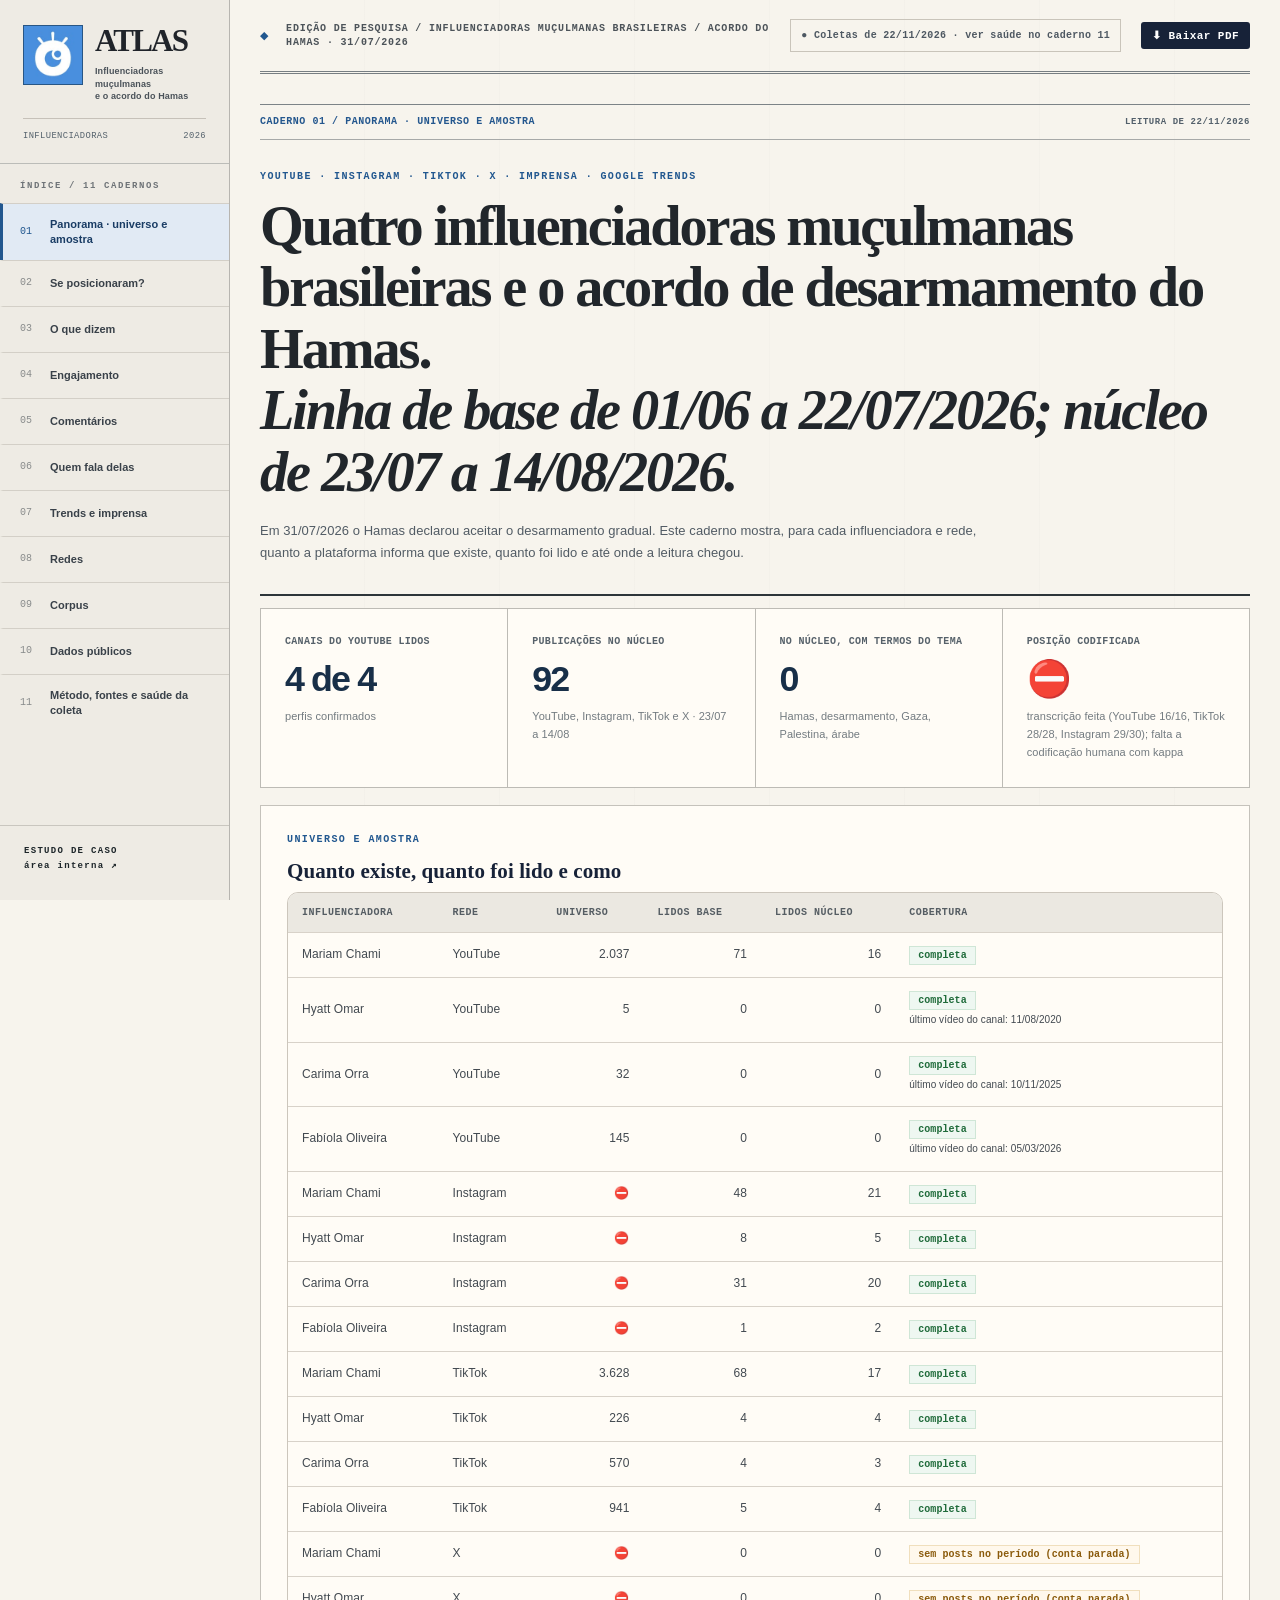
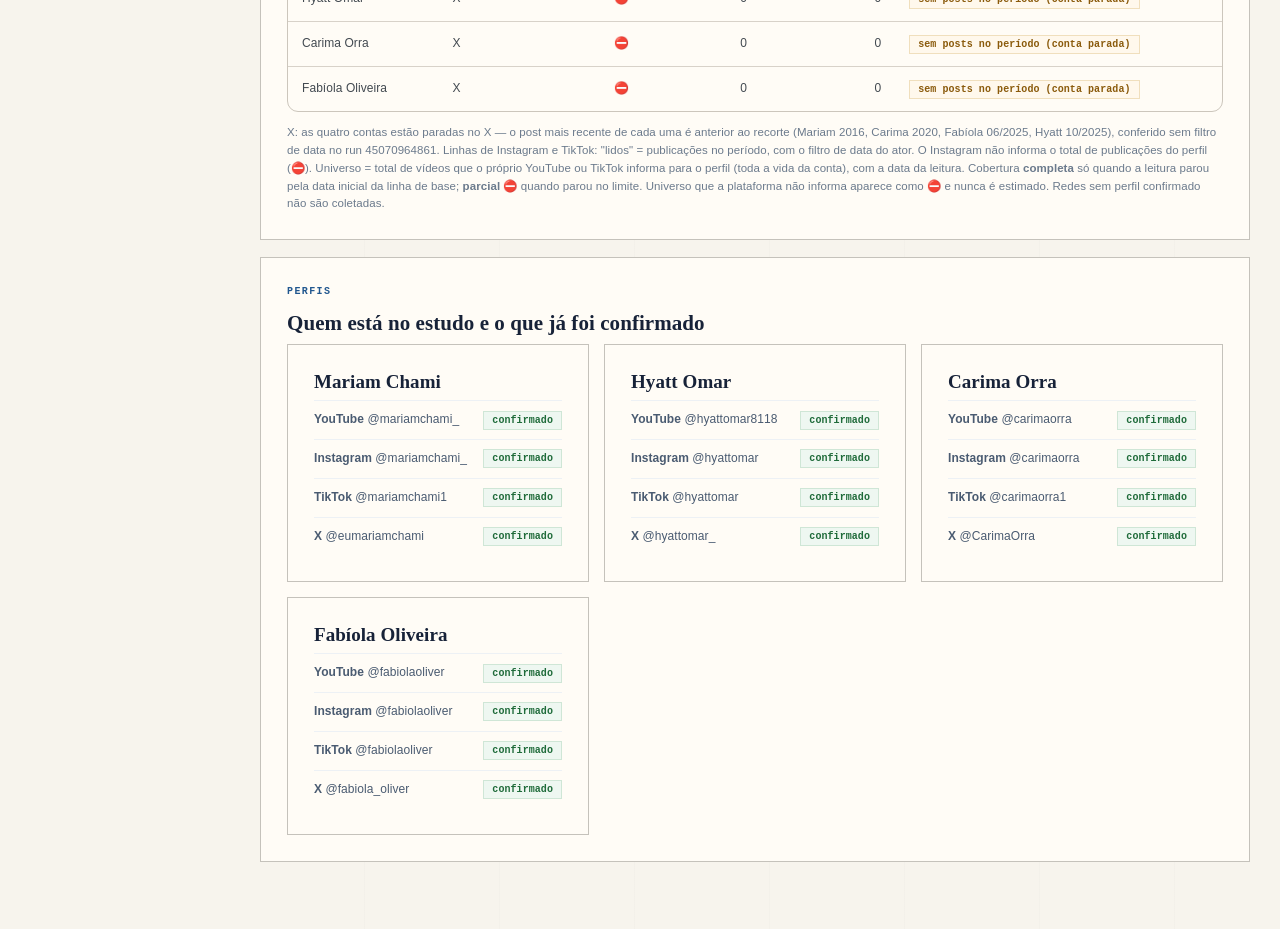
<file: index.html>
<!doctype html>
<html lang="pt-BR"><head><meta charset="utf-8"><meta name="viewport" content="width=device-width,initial-scale=1"><meta name="color-scheme" content="light">
<link rel="icon" href="./assets/favicon.ico" sizes="any"><link rel="icon" type="image/png" sizes="32x32" href="./assets/favicon-32.png"><link rel="apple-touch-icon" href="./assets/favicon-180.png">
<title>ODI Influenciadoras / Influenciadoras muçulmanas brasileiras e o acordo do Hamas</title>
<!-- Folha de estilo: assets/odi.css. -->
<link rel="stylesheet" href="./assets/odi.css">
<style>
/* Só o que esta página tem de próprio; cores e tipografia vêm de assets/odi.css. */
.inf-sit{display:inline-block;font:700 10px monospace;padding:3px 8px;border:1px solid #d5e3fa;background:#f2f7fd;color:#165ebd;white-space:nowrap}
.inf-sit.ok{background:#eef7f1;border-color:#cfe6d6;color:#1f6b3a}.inf-sit.pend{background:#fff8ec;border-color:#f0dfbd;color:#8a5a0b}.inf-sit.bloq{background:#fdf0ef;border-color:#f1cfcb;color:#9c2b20}
.inf-vazio{border:1px dashed #cedbe5;padding:22px;background:#fbfdff;color:#5b6b7c;font-size:13px;line-height:1.6}
.inf-abre{cursor:pointer}[data-ctx] .inf-no{cursor:pointer}[data-ctx] span.inf-no:hover,[data-ctx] text.inf-no:hover{text-decoration:underline}button.inf-no{background:none;border:0;border-bottom:1px dotted currentColor;padding:0;font:inherit;color:#165ebd;cursor:pointer}button.inf-abre{background:none;border:0;border-bottom:1px dotted currentColor;padding:0;font:inherit;color:#165ebd;cursor:pointer}
.inf-leitor{position:fixed;inset:0;background:rgba(23,34,56,.45);z-index:9999;display:flex;justify-content:center;align-items:flex-start;overflow:auto;padding:40px 12px}.inf-leitor[hidden]{display:none}.inf-leitor-caixa{background:#fffdf8;max-width:820px;width:100%;border-radius:10px;padding:22px 24px;position:relative;box-shadow:0 10px 40px rgba(0,0,0,.25)}.inf-fecha{position:absolute;top:12px;right:14px;background:none;border:1px solid #c9d2dc;border-radius:6px;padding:3px 9px;cursor:pointer;font-size:12px}.inf-coment{border-top:1px solid #e6e1d6;padding:9px 0}.inf-coment p{margin:4px 0 0;font-size:14px;line-height:1.5;color:#273447;white-space:pre-wrap}.inf-coment small{color:#6b7a8c}
.inf-mapa-grade{display:grid;grid-template-columns:minmax(0,1.25fr) minmax(0,1fr);gap:18px;align-items:start}@media(max-width:1100px){.inf-mapa-grade{grid-template-columns:1fr}}
.inf-regras{font-size:13px;line-height:1.55;margin:8px 0 0;padding-left:20px}.inf-regras li{margin:3px 0}
.inf-nota{font-size:11.5px;color:#6b7a8c;margin:12px 0 0;line-height:1.55}
.card+.card{margin-top:17px}h2.tk-h2{margin-top:0}
.inf-num{text-align:right;font-variant-numeric:tabular-nums;white-space:nowrap}
.inf-atores{display:grid;grid-template-columns:repeat(auto-fit,minmax(280px,1fr));gap:15px}.inf-atores .card{margin-top:0}
.inf-atores h3{margin:0 0 6px;font:700 19px/1.2 Georgia,'Times New Roman',serif;color:#172238}
.inf-perfil{border-top:1px solid #edf1f5;padding:9px 0;font-size:12px;color:#4a5b71;display:flex;justify-content:space-between;gap:10px;align-items:center}
.inf-chips{display:flex;gap:7px;flex-wrap:wrap;align-items:center;margin:0 0 12px;font-size:11.5px;color:#5e7180}
.inf-chip{border:1px solid #d9e3ec;background:#fff;padding:6px 11px;font-size:11.5px;color:#33465a;cursor:pointer}.inf-chip.on{background:#165ebd;border-color:#165ebd;color:#fff}
.inf-duas{display:grid;grid-template-columns:repeat(auto-fit,minmax(330px,1fr));gap:15px;margin-top:15px}.inf-duas .card{margin-top:0}
.inf-cloud{line-height:1.9;margin:8px 0}.inf-cloud span{margin-right:9px;color:var(--c);white-space:nowrap}
.inf-tags{display:flex;flex-wrap:wrap;gap:6px;margin-top:8px}.inf-tags span{font-size:11px;background:#f2f7fd;border:1px solid #d5e3fa;padding:2px 7px;color:#33465a}
.inf-item{display:block;border-top:1px solid #edf1f5;padding:9px 0;color:#273447;text-decoration:none}.inf-item p{margin:0 0 4px;font-size:12.5px;line-height:1.45}.inf-item small{color:#6b7a8c;font-size:11px}
.inf-tl{overflow-x:auto}
</style><style id="inf-graf-css">.inf-grafs{display:grid;grid-template-columns:repeat(auto-fit,minmax(300px,1fr));gap:14px 26px;margin-top:6px}.inf-graf-tit{font:700 13px Georgia,serif;color:#16263a;margin:0 0 7px}.inf-barra{display:grid;grid-template-columns:minmax(90px,42%) 1fr auto;align-items:center;gap:8px;font-size:12px;margin:3px 0}.inf-barra-rot{white-space:nowrap;overflow:hidden;text-overflow:ellipsis;color:#273447}.inf-barra-trilho{height:11px;background:#eef2f6;border-radius:2px;overflow:hidden}.inf-barra-trilho i{display:block;height:100%}.inf-barra b{font-size:12px;min-width:26px;text-align:right}.inf-colunas{display:flex;align-items:flex-end;gap:8px;height:130px;padding-top:4px;border-bottom:1px solid #d6dde5}.inf-coluna{flex:1;display:flex;flex-direction:column;align-items:center;justify-content:flex-end;height:100%;min-width:0}.inf-coluna span{width:70%;border-radius:2px 2px 0 0;min-height:2px}.inf-coluna b{font-size:11px;margin-bottom:2px}.inf-coluna small{font-size:10.5px;line-height:1.2;color:#5f6f80;text-align:center;position:relative;top:4px;height:0;width:100%}.inf-graf:has(.inf-colunas){padding-bottom:30px}.inf-pilha{display:flex;height:18px;border-radius:3px;overflow:hidden}.inf-pilha span{display:block;height:100%}.inf-pilha-leg{display:flex;flex-wrap:wrap;gap:4px 14px;font-size:12px;margin-top:6px;color:#273447}.inf-pilha-leg i{display:inline-block;width:10px;height:10px;border-radius:2px;margin-right:5px;vertical-align:-1px}</style>
<style id="inf-pdf-css">.inf-pdf{position:relative;display:inline-block;margin-left:10px}.inf-pdf-btn{font:700 11px 'Courier New',monospace;letter-spacing:.04em;background:#172238;color:#fff;border:0;border-radius:3px;padding:7px 11px;cursor:pointer}.inf-pdf-btn:hover{background:#165ebd}.inf-pdf-menu{position:absolute;right:0;top:calc(100% + 4px);background:#fff;border:1px solid #cfd8e3;border-radius:4px;box-shadow:0 6px 18px rgba(23,34,56,.15);padding:6px;z-index:50;min-width:210px;display:flex;flex-direction:column;gap:2px}.inf-pdf-menu[hidden]{display:none}.inf-pdf-menu button{font:13px Georgia,serif;text-align:left;background:none;border:0;padding:7px 9px;border-radius:3px;cursor:pointer;color:#172238}.inf-pdf-menu button:hover{background:#eef3f9}.inf-pdf-menu small{font-size:11px;color:#5f6f80;padding:4px 9px 2px;line-height:1.3}.caso-print-head{display:none}
@media print{.inf-pdf,.inf-leitor{display:none!important}body.print-caso .main{padding:0!important}body.print-caso .print-alvo .inf-abre{color:inherit;text-decoration:none;border:0;background:none;padding:0}body.print-caso .print-alvo .inf-duas,body.print-caso .print-alvo .inf-mapa-grade{display:block!important}body.print-caso .print-alvo .tablewrap{overflow:visible!important;max-height:none!important}body.print-caso .print-alvo table{width:100%!important;min-width:0!important;font-size:9px!important}body.print-caso .print-alvo th,body.print-caso .print-alvo td{padding:3px 4px!important;word-break:normal!important;overflow-wrap:normal!important;hyphens:none}body.print-caso .print-alvo td:first-child{white-space:nowrap}body.print-caso .print-alvo th{font-size:8px!important;letter-spacing:0!important}}</style>
</head>
<body><div class="layout"><aside class="side"><div class="mark" aria-label="Influenciadoras muçulmanas brasileiras e o acordo do Hamas"><div class="brand-head"><img class="odi-brand-img" alt="Logotipo" src="./assets/odi-marca.jpg"><div class="brand-name"><strong>ATLAS</strong><span>Influenciadoras muçulmanas<br>e o acordo do Hamas</span></div></div><div class="brand-footer"><span>INFLUENCIADORAS</span><span>2026</span></div></div><div class="navcaption">ÍNDICE / 11 CADERNOS</div><nav class="nav" id="nav">
<button class="navbutton active" data-tab="panorama"><span class="navicon">◫</span> Panorama · universo e amostra</button>
<button class="navbutton" data-tab="posicao"><span class="navicon">◉</span> Se posicionaram?</button>
<button class="navbutton" data-tab="dizem"><span class="navicon">≡</span> O que dizem</button>
<button class="navbutton" data-tab="engajamento"><span class="navicon">↗</span> Engajamento</button>
<button class="navbutton" data-tab="comentarios"><span class="navicon">❝</span> Comentários</button>
<button class="navbutton" data-tab="terceiros"><span class="navicon">▶</span> Quem fala delas</button>
<button class="navbutton" data-tab="trends"><span class="navicon">❏</span> Trends e imprensa</button>
<button class="navbutton" data-tab="redes"><span class="navicon">◈</span> Redes</button>
<button class="navbutton" data-tab="corpus"><span class="navicon">#</span> Corpus</button>
<button class="navbutton" data-tab="dados"><span class="navicon">▦</span> Dados públicos</button>
<button class="navbutton" data-tab="metodo"><span class="navicon">ⓘ</span> Método, fontes e saúde da coleta</button>
</nav><div class="sidefoot"><span>ESTUDO DE CASO</span><span><a href="./area-interna.html" style="color:inherit">área interna ↗</a></span></div></aside>
<main class="main"><header class="header"><span class="crumb">EDIÇÃO DE PESQUISA  /  INFLUENCIADORAS MUÇULMANAS BRASILEIRAS  /  ACORDO DO HAMAS · 31/07/2026</span><div class="actions"><span class="datechip" id="chipColeta">● Lendo a coleta…</span><span class="inf-pdf"><button type="button" class="inf-pdf-btn" id="pdfBtn" aria-haspopup="true" aria-expanded="false">⬇ Baixar PDF</button><span class="inf-pdf-menu" id="pdfMenu" hidden><button type="button" data-pdf="atual">Este caderno</button><button type="button" data-pdf="todos">Todos os 11 cadernos</button><small>Abre a impressão do navegador: escolha “Salvar como PDF”.</small></span></span></div></header>

<section class="panel active" id="panorama" aria-label="Panorama">
  <div class="paper-ribbon"><span>CADERNO 01 / PANORAMA · UNIVERSO E AMOSTRA</span><span id="p1Data">—</span></div>
  <div class="intro"><div class="eyebrow">YouTube · Instagram · TikTok · X · imprensa · Google Trends</div>
    <h1>Quatro influenciadoras muçulmanas brasileiras e o acordo de desarmamento do Hamas.<br><em>Linha de base de 01/06 a 22/07/2026; núcleo de 23/07 a 14/08/2026.</em></h1>
    <p>Em 31/07/2026 o Hamas declarou aceitar o desarmamento gradual. Este caderno mostra, para cada influenciadora e rede, quanto a plataforma informa que existe, quanto foi lido e até onde a leitura chegou.</p></div>
  <div class="kpigrid" id="p1Kpis"></div>
  <div id="p1Destaques"></div>
  <div class="card" style="margin-top:17px"><div class="eyebrow">Universo e amostra</div><h2 class="tk-h2">Quanto existe, quanto foi lido e como</h2>
    <div class="tablewrap"><table class="datatable" id="p1Tabela"></table></div>
    <p class="inf-nota">X: as quatro contas estão paradas no X — o post mais recente de cada uma é anterior ao recorte (Mariam 2016, Carima 2020, Fabíola 06/2025, Hyatt 10/2025), conferido sem filtro de data no run 45070964861. Linhas de Instagram e TikTok: "lidos" = publicações no período, com o filtro de data do ator. O Instagram não informa o total de publicações do perfil (⛔). Universo = total de vídeos que o próprio YouTube ou TikTok informa para o perfil (toda a vida da conta), com a data da leitura. Cobertura <b>completa</b> só quando a leitura parou pela data inicial da linha de base; <b>parcial ⛔</b> quando parou no limite. Universo que a plataforma não informa aparece como ⛔ e nunca é estimado. Redes sem perfil confirmado não são coletadas.</p></div>
  <div class="card"><div class="eyebrow">Perfis</div><h2 class="tk-h2">Quem está no estudo e o que já foi confirmado</h2><div class="inf-atores" id="p1Atores"></div></div>
</section>

<section class="panel" id="posicao" aria-label="Se posicionaram?">
  <div class="paper-ribbon"><span>CADERNO 02 / SE POSICIONARAM?</span><span>—</span></div>
  <div class="intro"><div class="eyebrow">Posição codificada · por influenciadora</div><h1>Quem falou do acordo, quem falou de Gaza e quem ficou em silêncio.</h1>
    <p>Para cada uma: publicações sobre o acordo, sobre Gaza e silêncio, com data, rede e posição codificada pelo livro de códigos. Primeira reação em horas após o anúncio.</p></div>
  <div class="card" id="p2Corpo"></div>
</section>

<section class="panel" id="dizem" aria-label="O que dizem">
  <div class="paper-ribbon"><span>CADERNO 03 / O QUE DIZEM</span><span>—</span></div>
  <div class="intro"><div class="eyebrow">Conteúdo por tema · por rede · legenda e fala transcrita</div><h1>Do que falam, com que palavras e quando.</h1>
    <p>Cada publicação das quatro no recorte (01/06 a 14/08/2026) é classificada por um dicionário aberto de temas, com regras escritas, sem inteligência artificial. O dicionário está em <b>rascunho</b> (v0, ainda sem codificação humana). As regras:</p>
    <ol class="inf-regras">
      <li><b>Texto lido:</b> legenda (e título, no YouTube) mais a fala transcrita, quando houver.</li>
      <li><b>Normalização:</b> minúsculas, sem acento e sem links.</li>
      <li><b>Dicionário:</b> 11 temas, cada um com uma lista aberta de termos (em data/config/temas.json). Termo com * casa pelo começo da palavra (palestin* pega palestina, palestino, palestinos). Termos em escrita não latina (árabe, emoji) são buscados literalmente no texto original.</li>
      <li><b>Contagem:</b> uma publicação pode ter vários temas e conta uma vez em cada tema, por mais que repita o termo.</li>
      <li><b>Texto padrão fora:</b> trecho repetido em 10 ou mais publicações do mesmo perfil (rodapé, assinatura, chamada fixa) é descartado antes da classificação.</li>
      <li><b>Nuvem:</b> as 60 palavras presentes em mais publicações, desde que estejam em pelo menos 3. Conta publicações, não ocorrências. As palavras vazias do português falado ficam de fora. Hashtags são contadas à parte.</li>
      <li><b>Taxa de interação:</b> (curtidas + comentários + compartilhamentos) ÷ visualizações. Mede interação por visualização, não apoio.</li>
      <li><b>Limites:</b> regra não entende ironia nem contexto. A posição (a favor, contra, neutra) só aparece depois da codificação humana. Campo vazio significa que a plataforma não informou, não que seja zero. Datas em UTC.</li>
    </ol></div>
  <div class="inf-chips" id="dzRedes"></div>
  <div id="dzCorpo"></div>
  <div class="sectionlabel"><h2>Cada publicação do núcleo</h2><p>23/07 a 14/08 · todas as redes</p></div>
  <div class="card" id="p3Corpo"></div>
</section>

<section class="panel" id="engajamento" aria-label="Engajamento">
  <div class="paper-ribbon"><span>CADERNO 04 / ENGAJAMENTO</span><span>—</span></div>
  <div class="intro"><div class="eyebrow">Índice contra a linha de base</div><h1>O tema rendeu mais ou menos que o normal de cada uma?</h1>
    <p>Índice = interações da publicação ÷ mediana das interações da mesma influenciadora, na mesma rede, na linha de base. Acima de 1, rendeu mais que o habitual.</p></div>
  <div class="card" id="p4Corpo"></div>
</section>

<section class="panel" id="comentarios" aria-label="Comentários">
  <div class="paper-ribbon"><span>CADERNO 05 / COMENTÁRIOS</span><span>—</span></div>
  <div class="intro"><div class="eyebrow">Só agregados no público</div><h1>Quanto se comentou e em que tom.</h1>
    <p>Volume, contador da plataforma × comentários lidos, intolerância (islamofobia, antissemitismo), posição do comentarista, CHD e similitude. Texto e autor ficam só no repositório privado.</p></div>
  <div id="p5Destaque"></div>
  <div class="card" id="p5Corpo"></div>
  <div class="card" id="p5Emojis" style="margin-top:17px"></div>
  <div class="card" id="p5Publico" style="margin-top:17px"></div>
</section>

<section class="panel" id="terceiros" aria-label="Quem fala delas">
  <div class="paper-ribbon"><span>CADERNO 06 / QUEM FALA DELAS</span><span>—</span></div>
  <div class="intro"><div class="eyebrow">Menções de terceiros · só no núcleo</div><h1>Podcasts, cortes, reacts e imprensa que citam as influenciadoras.</h1>
    <p>Só de 23/07 a 14/08/2026. A busca do YouTube ordena por relevância e não informa o total: é amostra, não censo. Cada resultado passa por revisão de homônimos antes de contar como menção. Os vídeos ficam no repositório privado; aqui só as contagens.</p></div>
  <div class="card" id="p6Corpo"></div>
</section>

<section class="panel" id="trends" aria-label="Trends e imprensa">
  <div class="paper-ribbon"><span>CADERNO 07 / TRENDS E IMPRENSA</span><span>—</span></div>
  <div class="intro"><div class="eyebrow">Google Trends · Google Notícias</div><h1>O tamanho do assunto fora das redes delas.</h1>
    <p>Interesse de busca no Brasil e por estado; matérias de 30/07 a 07/08 e os termos que definiram as palavras-chave.</p></div>
  <div class="card" id="p7Corpo"></div>
  <div class="card" id="p7Checagens"></div>
  <div class="card" id="p7Imprensa"></div>
</section>

<section class="panel" id="redes" aria-label="Redes">
  <div class="paper-ribbon"><span>CADERNO 08 / REDES</span><span>—</span></div>
  <div class="intro"><div class="eyebrow">Gephi · ForceAtlas 2 e OpenOrd</div><h1>Quem se conecta a quem.</h1>
    <p>Comunidades por Modularity (Louvain, resolução 1,0, semente 42), polarização pelo índice E-I de Krackhardt e Stern. Download em GEXF, GraphML e NodeXL.</p></div>
  <div class="card" id="p8Circ"></div>
  <div class="card" id="p8Corpo"></div>
  <div class="card" id="p8Coment"></div>
</section>

<section class="panel" id="corpus" aria-label="Corpus">
  <div class="paper-ribbon"><span>CADERNO 09 / CORPUS</span><span>—</span></div>
  <div class="intro"><div class="eyebrow">IRaMuTeQ</div><h1>Classes de discurso e palavras que andam juntas.</h1>
    <p>CHD (método de Reinert) e análise de similitude sobre o corpus público, no formato **** do IRaMuTeQ, com variáveis de influenciadora, rede, janela e posição.</p></div>
  <div class="card" id="p9Corpo"></div>
</section>

<section class="panel" id="dados" aria-label="Dados públicos">
  <div class="paper-ribbon"><span>CADERNO 10 / DADOS PÚBLICOS</span><span>—</span></div>
  <div class="intro"><div class="eyebrow">Bases oficiais abertas · contexto</div><h1>O que as bases públicas dizem sobre muçulmanos e intolerância religiosa no Brasil.</h1>
    <p>Censo do IBGE, registros de imigração e indicadores da SaferNet. São dados de contexto: não medem as influenciadoras, mas dizem de que comunidade e de que clima elas falam. Cada base aparece com a fonte, a data da coleta e o que ela não permite afirmar.</p></div>
  <div class="card" id="p10Corpo"></div>
</section>

<section class="panel" id="metodo" aria-label="Método">
  <div class="paper-ribbon"><span>CADERNO 11 / MÉTODO, FONTES E SAÚDE DA COLETA</span><span>—</span></div>
  <div class="intro"><div class="eyebrow">Como foi feito</div><h1>Pergunta, recorte, desenho, coleta, análises e limites.</h1><p>Método e metodologia a partir do plano aprovado em 22/11/2026. Cada desvio da execução está registrado no CHANGELOG do repositório.</p></div>
  <div id="p10Metodo"></div>
  <div class="card"><div class="eyebrow">Saúde da coleta</div><h2 class="tk-h2">Última execução por fonte</h2><div class="tablewrap"><table class="datatable" id="p10Saude"></table></div></div>
</section>
</main></div>

<script>
const $ = id => document.getElementById(id);
const n = v => (v === "" || v == null) ? "—" : Number(v).toLocaleString("pt-BR");
const esc = s => String(s ?? "").replace(/[&<>"]/g, c => ({"&":"&amp;","<":"&lt;",">":"&gt;",'"':"&quot;"}[c]));
const json = async p => { try { const r = await fetch(p, {cache: "no-store"}); return r.ok ? await r.json() : null; } catch (e) { return null; } };
const texto = async p => { try { const r = await fetch(p, {cache: "no-store"}); return r.ok ? await r.text() : null; } catch (e) { return null; } };
const dataBR = iso => iso ? new Date(iso).toLocaleDateString("pt-BR", {timeZone: "UTC"}) : "—";
const vazio = m => `<div class="inf-vazio">${m}</div>`;

document.querySelectorAll(".navbutton").forEach(b => b.addEventListener("click", () => {
  document.querySelectorAll(".navbutton").forEach(x => x.classList.toggle("active", x === b));
  document.querySelectorAll(".panel").forEach(p => p.classList.toggle("active", p.id === b.dataset.tab));
  window.scrollTo(0, 0);
  history.replaceState(null, "", "#" + b.dataset.tab);
}));
{ const b = location.hash && document.querySelector(`.navbutton[data-tab="${location.hash.slice(1)}"]`); if (b) b.click(); }

function lerCSV(t) {
  const linhas = []; let campo = "", linha = [], aspas = false;
  for (let i = 0; i < t.length; i++) {
    const c = t[i];
    if (aspas) { if (c === '"' && t[i + 1] === '"') { campo += '"'; i++; } else if (c === '"') aspas = false; else campo += c; }
    else if (c === '"') aspas = true;
    else if (c === ",") { linha.push(campo); campo = ""; }
    else if (c === "\n") { linha.push(campo.replace(/\r$/, "")); linhas.push(linha); linha = []; campo = ""; }
    else campo += c;
  }
  if (campo || linha.length) { linha.push(campo); linhas.push(linha); }
  const cab = linhas.shift() || [];
  return linhas.filter(l => l.length === cab.length).map(l => Object.fromEntries(cab.map((k, i) => [k, l[i]])));
}

const TEMA = {acordo_hamas: "Acordo / Hamas / desarmamento", gaza_palestina: "Gaza e Palestina", israel_guerra: "Israel e guerra",
  islamofobia_preconceito: "Islamofobia e preconceito", religiao_isla: "Religião e islã", cultura_arabe: "Cultura árabe", moda_beleza: "Moda e beleza",
  familia_maternidade: "Família e maternidade", culinaria: "Culinária", publicidade: "Publicidade", viagem: "Viagem", sem_tema: "Sem tema"};
const COR = ["#165ebd", "#b0478f", "#1f6b3a", "#b4472b"], REDES = {youtube: "YouTube", instagram: "Instagram", tiktok: "TikTok", x: "X"};
const DZ = {rede: "instagram", tema: "", cache: {}};
const pct = (a, b) => b ? Math.round(100 * a / b) + "%" : "—";
async function dizem(rede) {
  if (rede) { DZ.rede = rede; DZ.tema = ""; }
  $("dzRedes").innerHTML = "<span>Rede:</span>" + Object.keys(REDES).map(r => `<button class="inf-chip ${r === DZ.rede ? "on" : ""}" data-r="${r}">${REDES[r]}</button>`).join("");
  $("dzRedes").querySelectorAll("button").forEach(b => b.onclick = () => dizem(b.dataset.r));
  if (DZ.cache[DZ.rede] === undefined) DZ.cache[DZ.rede] = await json(`data/${DZ.rede}/conteudo.json`);
  if (DZ.em === undefined) DZ.em = await json("data/emojis.json");
  const D = DZ.cache[DZ.rede], c = $("dzCorpo");
  if (!D || !Object.keys(D.atores || {}).length) { c.innerHTML = vazio(`⛔ Sem conteúdo classificado para ${REDES[DZ.rede]}.`); return; }
  const ids = Object.keys(D.atores), cor = Object.fromEntries(ids.map((a, i) => [a, COR[i % COR.length]]));
  const passa = p => !DZ.tema || p.temas.includes(DZ.tema);
  const tot = k => ids.reduce((s_, a) => s_ + (D.atores[a].por_tema[k] || 0), 0);
  const numA = (a, k) => { const o = D.atores[a]; return o.com_o_numero[k] ? `${n(o.totais[k])}<br><small>informado em ${n(o.com_o_numero[k])} de ${n(o.total_publicacoes)}</small>` : "⛔ não informado"; };
  const t0 = Date.parse(D.desde + "T00:00:00Z"), fim = Date.parse(D.ate + "T23:59:59Z"), SEM = 7 * 864e5, ESQ = 150;
  const xEv = D.evento ? Date.parse(D.evento.data + "T12:00:00Z") : null, xNuc = Date.parse("2026-07-23T00:00:00Z");
  // semana a semana
  const grade = {}; let ult = Math.floor((fim - t0) / SEM);
  ids.forEach(a => { grade[a] = {}; D.atores[a].publicacoes.filter(passa).forEach(p => { const w = Math.floor((Date.parse(p.publicado_em) - t0) / SEM); if (w >= 0 && w <= ult) grade[a][w] = (grade[a][w] || 0) + 1; }); });
  const maxN = Math.max(1, ...ids.flatMap(a => Object.values(grade[a])));
  const PX = 34, ALT = 42, W = ESQ + (ult + 1) * PX + 20, H = 30 + ids.length * ALT + 24;
  let svg = `<svg viewBox="0 0 ${W} ${H}" width="${W}" height="${H}" style="font:11px sans-serif">`;
  const xw = w => ESQ + w * PX + PX / 2, xt = t => ESQ + (t - t0) / SEM * PX;
  svg += `<rect x="${xt(xNuc)}" y="18" width="${xt(fim) - xt(xNuc)}" height="${H - 40}" fill="#f2f7fd"/><text x="${xt(xNuc) + 4}" y="14" fill="#5e7180">núcleo</text>`;
  for (let w = 0; w <= ult; w++) svg += `<text x="${xw(w)}" y="${H - 6}" text-anchor="middle" font-size="9" fill="#7d8997">${new Date(t0 + w * SEM).toISOString().slice(8, 10)}/${new Date(t0 + w * SEM).toISOString().slice(5, 7)}</text>`;
  if (xEv) svg += `<line x1="${xt(xEv)}" x2="${xt(xEv)}" y1="18" y2="${H - 22}" stroke="#9c2b20" stroke-dasharray="4 3"/><text x="${xt(xEv) + 4}" y="28" fill="#9c2b20" font-size="10">31/07</text>`;
  ids.forEach((a, i) => { const y = 30 + i * ALT + ALT / 2; svg += `<text x="0" y="${y + 4}" font-size="12" fill="#172238">${esc(D.atores[a].nome)}</text><line x1="${ESQ}" x2="${W - 10}" y1="${y}" y2="${y}" stroke="#eef1f3"/>`;
    Object.entries(grade[a]).forEach(([w, q]) => svg += `<circle cx="${xw(+w)}" cy="${y}" r="${(2 + 13 * Math.sqrt(q / maxN)).toFixed(1)}" fill="${cor[a]}" fill-opacity=".72"><title>${esc(D.atores[a].nome)} · semana de ${dataBR(new Date(t0 + w * SEM).toISOString())}: ${n(q)} publicações</title></circle>`); });
  svg += "</svg>";
  // cada publicação pela audiência
  const aud = p => p.visualizacoes ?? p.curtidas ?? 0, LARG = 880, ALT2 = 72, W2 = ESQ + LARG + 20, H2 = 30 + ids.length * ALT2 + 24;
  const maxA = Math.max(1, ...ids.flatMap(a => D.atores[a].publicacoes.filter(passa).map(aud)));
  const hx = s_ => { let h = 0; for (const ch of String(s_)) h = (h * 31 + ch.charCodeAt(0)) % 997; return h / 997; };
  const xp = t => ESQ + (t - t0) / (fim - t0) * LARG;
  let svg2 = `<svg viewBox="0 0 ${W2} ${H2}" width="${W2}" height="${H2}" style="font:11px sans-serif"><rect x="${xp(xNuc)}" y="18" width="${xp(fim) - xp(xNuc)}" height="${H2 - 40}" fill="#f2f7fd"/><text x="${xp(xNuc) + 4}" y="14" fill="#5e7180">núcleo</text>`;
  ["2026-06-01", "2026-07-01", "2026-08-01"].forEach(d => svg2 += `<line x1="${xp(Date.parse(d))}" x2="${xp(Date.parse(d))}" y1="18" y2="${H2 - 22}" stroke="#e3e6e8"/><text x="${xp(Date.parse(d)) + 3}" y="${H2 - 6}" font-size="9" fill="#7d8997">${dataBR(d + "T12:00:00Z").slice(0, 5)}</text>`);
  if (xEv) svg2 += `<line x1="${xp(xEv)}" x2="${xp(xEv)}" y1="18" y2="${H2 - 22}" stroke="#9c2b20" stroke-dasharray="4 3"/><text x="${xp(xEv) + 4}" y="28" fill="#9c2b20" font-size="10">31/07 · anúncio</text>`;
  ids.forEach((a, i) => { const y0 = 30 + i * ALT2 + ALT2 / 2; svg2 += `<text x="0" y="${y0 + 4}" font-size="12" fill="#172238">${esc(D.atores[a].nome)}</text>`;
    [...D.atores[a].publicacoes].filter(passa).sort((p, q) => aud(q) - aud(p)).forEach(p => { const x = xp(Date.parse(p.publicado_em)), y = y0 + (hx(p.post_id) - .5) * (ALT2 - 22);
      svg2 += `<a href="${esc(p.url)}" target="_blank" rel="noopener"><circle cx="${x.toFixed(1)}" cy="${y.toFixed(1)}" r="${(1.6 + 14 * Math.sqrt(aud(p) / maxA)).toFixed(1)}" fill="${cor[a]}" fill-opacity=".4" stroke="${cor[a]}" stroke-width=".6"><title>${dataBR(p.publicado_em)} · ${n(aud(p))} ${p.visualizacoes != null ? "visualizações" : "curtidas"} · ${esc((p.texto || "").slice(0, 110))}</title></circle></a>`; }); });
  svg2 += "</svg>";
  const temas = D.temas.filter(t => tot(t) > 0).sort((x, y) => (x === "sem_tema") - (y === "sem_tema") || tot(y) - tot(x));
  const nuvem = a => { const l = D.atores[a].nuvem.slice(0, 45), mx = l.length ? l[0][1] : 1; return `<div class="inf-cloud" style="--c:${cor[a]}">${l.map(([t, q]) => `<span class="inf-no" data-no="w|${a}|${esc(t)}" style="font-size:${(11 + 15 * Math.sqrt(q / mx)).toFixed(1)}px" title="${n(q)} publicações · clique para ler">${esc(t)}</span>`).join(" ") || '<span class="inf-nota">sem termos acima do mínimo (3 publicações)</span>'}</div>`; };
  const EMJ = DZ.em, emojisDe = a => { if (!EMJ) return []; return EMJ.emojis.map(e => ({e, ps: e.refs.filter(r => r[0] === "p" && EMJ.publicacoes[r[1]].a === a && EMJ.publicacoes[r[1]].r === DZ.rede).map(r => EMJ.publicacoes[r[1]])}))
    .filter(x => x.ps.length).sort((x, y) => y.ps.length - x.ps.length); };
  const emos = a => { const l = emojisDe(a).slice(0, 30); if (!EMJ) return ""; const mx = l.length ? l[0].ps.length : 1;
    return `<div class="eyebrow" style="margin-top:10px">Emojis das publicações</div><div style="line-height:1.15">${l.map(x => `<button type="button" class="inf-no" data-no="e|${a}|${esc(x.e.chave)}" title="${esc(x.e.nome || "")} · ${n(x.ps.length)} publicações · clique para ler" style="font-size:${(15 + 17 * Math.sqrt(x.ps.length / mx)).toFixed(0)}px;background:none;border:0;padding:1px 2px;cursor:pointer;font-family:'Apple Color Emoji','Segoe UI Emoji','Noto Color Emoji',sans-serif">${x.e.e}</button>`).join("") || '<span class="inf-nota">nenhum emoji nas publicações desta rede</span>'}</div>`; };
  const tags = a => `<div class="inf-tags">${D.atores[a].hashtags.slice(0, 18).map(([t, q]) => `<span class="inf-no" data-no="h|${a}|${esc(t)}" title="clique para ler">#${esc(t)} · ${n(q)}</span>`).join("") || "<span>sem hashtags repetidas</span>"}</div>`;
  const lista = a => { const ps = D.atores[a].publicacoes.filter(passa), top = [...ps].sort((x, y) => aud(y) - aud(x)).slice(0, 5);
    return `<div class="card"><div class="eyebrow" style="color:${cor[a]}">${esc(D.atores[a].nome)} · ${n(ps.length)} publicações no filtro</div>${top.map(p => `<a class="inf-item" href="${esc(p.url)}" target="_blank" rel="noopener"><p>${esc((p.texto || "(sem legenda)").slice(0, 240))}${(p.texto || "").length > 240 ? "…" : ""}</p><small>${dataBR(p.publicado_em)} · ${p.janela === "nucleo" ? "núcleo" : "linha de base"} · ${p.visualizacoes != null ? n(p.visualizacoes) + " visualizações · " : ""}${p.curtidas != null ? n(p.curtidas) + " curtidas · " : ""}${p.temas.map(t => TEMA[t] || t).join(", ")}${p.tem_fala ? " · fala transcrita" : ""}</small></a>`).join("") || '<p class="inf-nota">nenhuma no filtro</p>'}</div>`; };
  const cd = D.cobertura_do_dicionario || {};
  c.innerHTML = `<div class="card"><div class="eyebrow">${REDES[DZ.rede]} · 01/06 a 14/08/2026</div><h2 class="tk-h2">Números do recorte</h2>
      <div class="tablewrap"><table class="datatable"><thead><tr><th>Influenciadora</th><th>Publicações</th><th>Com fala transcrita</th><th>Visualizações</th><th>Curtidas</th><th>Comentários</th><th>Interação mediana</th><th>Base · núcleo</th></tr></thead><tbody>${ids.map(a => { const o = D.atores[a];
        return `<tr><td><b style="color:${cor[a]}">${esc(o.nome)}</b></td><td>${n(o.total_publicacoes)}</td><td>${n(o.com_fala)}</td><td>${numA(a, "visualizacoes")}</td><td>${numA(a, "curtidas")}</td><td>${numA(a, "comentarios")}</td><td>${o.taxa_interacao_mediana != null ? (100 * o.taxa_interacao_mediana).toLocaleString("pt-BR", {maximumFractionDigits: 2}) + "%" : "—"}</td><td>${n(o.por_fase.base.publicacoes)} · ${n(o.por_fase.nucleo.publicacoes)}</td></tr>`; }).join("")}</tbody></table></div>
      <p class="inf-nota">"⛔ não informado" quer dizer que a plataforma não entregou o número, não que seja zero. Interação mediana: (curtidas + comentários + compartilhamentos) ÷ visualizações, só nas publicações com visualizações. ${DZ.rede === "youtube" ? "No YouTube o acervo ainda não guarda título nem descrição: os temas vêm só da fala transcrita (vídeos do núcleo)." : ""}</p></div>
    <div class="card"><div class="eyebrow">Filtro</div><h2 class="tk-h2">Tema</h2>
      <div class="inf-chips" id="dzChips"><button class="inf-chip ${!DZ.tema ? "on" : ""}" data-t="">Todos os temas</button>${temas.map(t => `<button class="inf-chip ${DZ.tema === t ? "on" : ""}" data-t="${t}">${esc(TEMA[t] || t)} · ${n(tot(t))}</button>`).join("")}</div>
      <p class="inf-nota">${DZ.tema ? `Filtro ativo: <b>${esc(TEMA[DZ.tema] || DZ.tema)}</b>. A tabela de temas mostra só esse tema, as linhas do tempo e as listas só as publicações dele, e abaixo aparecem todas as publicações com esse tema. As nuvens continuam sendo do conjunto inteiro.` : "Escolha um tema para filtrar tabela, linhas do tempo e listas."}</p></div>
    ${DZ.tema ? `<div class="card"><div class="eyebrow">Todas as publicações com o tema · ${esc(TEMA[DZ.tema] || DZ.tema)}</div><div class="tablewrap"><table class="datatable"><thead><tr><th>Data</th><th>Influenciadora</th><th>Janela</th><th>Legenda</th><th class="inf-num">Audiência</th><th></th></tr></thead><tbody>${ids.flatMap(a => D.atores[a].publicacoes.filter(passa).map(p => ({...p, a}))).sort((x, y) => x.publicado_em.localeCompare(y.publicado_em)).map(p => `<tr><td>${dataBR(p.publicado_em)}</td><td>${esc(D.atores[p.a].nome)}</td><td>${p.janela === "nucleo" ? "núcleo" : "base"}</td><td style="max-width:440px">${esc((p.texto || "(sem legenda; tema achado na fala)").slice(0, 220))}</td><td class="inf-num">${n(aud(p))}</td><td><a href="${esc(p.url)}" target="_blank" rel="noopener">abrir</a></td></tr>`).join("") || '<tr><td colspan="6">nenhuma</td></tr>'}</tbody></table></div></div>` : ""}
    <div class="card"><div class="eyebrow">Linha do tempo · semana a semana</div><h2 class="tk-h2">Quando cada uma publica${DZ.tema ? " sobre " + esc((TEMA[DZ.tema] || DZ.tema).toLowerCase()) : ""}</h2><div class="inf-tl">${svg}</div>
      <p class="inf-nota">Cada bolha é uma semana; a área cresce com o número de publicações (maior semana: ${n(maxN)}). Faixa azul: núcleo; linha vermelha: 31/07, anúncio do Hamas.</p></div>
    <div class="card"><div class="eyebrow">Linha do tempo · cada publicação</div><h2 class="tk-h2">As publicações no tempo, pelo tamanho da audiência</h2><div class="inf-tl">${svg2}</div>
      <p class="inf-nota">Cada bolha é uma publicação; a área cresce com as visualizações (ou curtidas, quando não há visualizações). A maior tem ${n(maxA)}. O clique abre a publicação; a posição vertical só evita sobreposição.</p></div>
    <div class="card"><div class="eyebrow">Temas</div><h2 class="tk-h2">Publicações por tema e por influenciadora</h2><div class="tablewrap"><table class="datatable"><thead><tr><th>Tema</th>${ids.map(a => `<th style="color:${cor[a]}">${esc(D.atores[a].nome)}</th>`).join("")}</tr></thead><tbody>${temas.filter(t => !DZ.tema || t === DZ.tema).map(t => `<tr ${t === DZ.tema ? 'style="background:#f2f7fd;font-weight:700"' : ""}><td>${esc(TEMA[t] || t)}</td>${ids.map(a => { const q = D.atores[a].por_tema[t] || 0; return `<td>${q ? `<button type="button" class="inf-no" data-no="t|${a}|${t}">${n(q)}</button>` : "0"} <small>${pct(q, D.atores[a].total_publicacoes)}</small></td>`; }).join("")}</tr>`).join("")}</tbody></table></div>
      <p class="inf-nota">Percentual sobre as publicações da influenciadora nesta rede; a soma passa de 100% porque uma publicação pode ter vários temas. Dicionário ${esc(D.dicionario.versao)}: ${n(cd.com_tema)} de ${n(cd.publicacoes)} publicações (${n(cd.pct_com_tema)}%) receberam ao menos um tema; ${n(cd.com_fala_transcrita)} com fala transcrita.</p></div>
    <div class="sectionlabel"><h2>Palavras, hashtags e emojis</h2><p>Nº de publicações em que o termo aparece (legenda e fala); emojis da legenda (no YouTube, do título). Clique para ler as publicações.</p></div>
    <div class="inf-duas">${ids.map(a => `<div class="card"><div class="eyebrow" style="color:${cor[a]}">${esc(D.atores[a].nome)}</div>${nuvem(a)}${tags(a)}${emos(a)}</div>`).join("")}</div>
    <div class="sectionlabel"><h2>Publicações de maior audiência</h2><p>5 por influenciadora, pelo filtro escolhido</p></div>
    <div class="inf-duas">${ids.map(lista).join("")}</div>
    <div class="card"><div class="eyebrow">Método e limites</div><p class="inf-nota" style="margin-top:0">${esc(D.metodo)}</p><p class="inf-nota"><b>Estado do dicionário:</b> ${esc(D.dicionario.estado)}</p><p class="inf-nota">Fonte: ${esc(D.fonte)}.</p></div>`;
  c.querySelectorAll("#dzChips button").forEach(b => b.onclick = () => { DZ.tema = b.dataset.t; dizem(); });
  c.dataset.ctx = "dz";
  if (window.INF) INF.aoClicar("dz", no => {
    const [k, a, v] = no.split("|"), o = D.atores[a];
    if (k === "e") { const x = emojisDe(a).find(y => y.e.chave === v); if (!x) return; const e = x.e, sent = e.sentimento == null ? "⛔ sem escore (fora do Emoji Sentiment Ranking)" : `${e.sentimento > 0 ? "+" : ""}${e.sentimento.toLocaleString("pt-BR", {maximumFractionDigits: 2})}`;
      return INF.abre(INF.cab(`O que dizem · ${REDES[DZ.rede]} · ${esc(o.nome)} · emojis`, `<span style="font-size:30px;font-family:'Apple Color Emoji','Segoe UI Emoji','Noto Color Emoji',sans-serif">${e.e}</span> ${INF.plural(x.ps.length, "publicação", "publicações")}`, `${esc(e.nome || "")} · sentimento: ${sent} · em todas as fontes do estudo: ${n(e.ocorrencias)} ocorrências, ${Object.entries(e.posicao).map(([q_, w_]) => `${esc(q_)} ${pct(w_, e.ocorrencias)}`).join(" · ")}`),
        x.ps.sort((p, q) => (p.d || "").localeCompare(q.d || "")).map(p => `<div class="inf-coment"><small><b>${p.d ? dataBR(p.d + "T12:00:00Z") : "—"}</b> · ${p.j === "nucleo" ? "núcleo" : "linha de base"} · <a href="${esc(p.u)}" target="_blank" rel="noopener">publicação</a></small><p>${esc(p.t)}</p></div>`).join("")); }
    const ps = o.publicacoes.filter(p => k === "w" ? (p.nw || []).includes(v) : k === "h" ? (p.hashtags || []).includes(v) : (p.temas || []).includes(v));
    const rot = k === "w" ? `“${esc(v)}”` : k === "h" ? `#${esc(v)}` : esc(TEMA[v] || v);
    INF.abre(INF.cab(`O que dizem · ${REDES[DZ.rede]} · ${esc(o.nome)}`, `${INF.plural(ps.length, "publicação", "publicações")} · ${rot}`, k === "w" ? "Palavra contada na legenda e na fala transcrita; quando ela só aparece na fala, o trecho da fala vem embaixo da legenda." : k === "t" ? "Tema pelo dicionário aberto (regras), na legenda e na fala transcrita." : ""),
      ps.sort((x, y) => x.publicado_em.localeCompare(y.publicado_em)).map(p => `<div class="inf-coment"><small><b>${dataBR(p.publicado_em)}</b> · ${p.janela === "nucleo" ? "núcleo" : "linha de base"} · ${esc(p.tipo || "")}${p.visualizacoes != null ? ` · ${n(p.visualizacoes)} visualizações` : ""}${p.temas && p.temas[0] !== "sem_tema" ? " · " + p.temas.map(t => esc(TEMA[t] || t)).join(", ") : ""} · <a href="${esc(p.url)}" target="_blank" rel="noopener">publicação</a></small><p>${esc(p.texto || "(sem legenda)")}</p>${k === "w" && p.fala_trechos && p.fala_trechos[v] ? `<p style="color:#5e7180;font-style:italic">Fala: ${esc(p.fala_trechos[v])}</p>` : ""}</div>`).join("") || vazio("Nenhuma publicação."));
  });
}

(async () => {
  window.INF = {aoClicar, abre, cab, plural, contaPor};  // para o caderno 03 (função fora deste bloco) usar o mesmo clique
  const [atores, M, csv, MI, MT, ci, ct] = await Promise.all([json("data/config/atores.json"), json("data/manifest/youtube_latest.json"), texto("data/youtube/videos.csv"),
    json("data/manifest/instagram_latest.json"), json("data/manifest/tiktok_latest.json"), texto("data/instagram/posts.csv"), texto("data/tiktok/posts.csv")]);
  const [MX, cx, M3X] = await Promise.all([json("data/manifest/x_latest.json"), texto("data/x/posts.csv"), json("data/manifest/terceiros_x_latest.json")]);
  const postsX = cx ? lerCSV(cx) : [];
  const videos = csv ? lerCSV(csv) : [];
  const postsIG = ci ? lerCSV(ci) : [], postsTT = ct ? lerCSV(ct) : [];
  const [MTr, trI, trT, trY, MtrI, MtrT, MtrY] = await Promise.all([json("data/manifest/trends_latest.json"), texto("data/transcricoes/instagram.csv"), texto("data/transcricoes/tiktok.csv"), texto("data/transcricoes/youtube.csv"),
    json("data/manifest/transcricao_instagram_latest.json"), json("data/manifest/transcricao_tiktok_latest.json"), json("data/manifest/transcricao_youtube_latest.json")]);
  const fala = {};
  for (const r of [...(trI ? lerCSV(trI) : []), ...(trT ? lerCSV(trT) : []), ...(trY ? lerCSV(trY) : [])]) if (r.status === "ok") fala[r.post_id] = r.texto;
  const apifyOk = m => m && m.etapa === "posts";
  const ultYT = id => { const x = (M?.atores || []).find(z => z.ator === id); return x && x.ultimo_video_em ? dataBR(x.ultimo_video_em) : null; };
  const nomes = Object.fromEntries((atores?.atores || []).map(a => [a.id, a.nome]));

  // Perfis
  const redes = ["youtube", "instagram", "tiktok", "x"];
  $("p1Atores").innerHTML = (atores?.atores || []).map(a => `<div class="card"><h3>${esc(a.nome)}</h3>${redes.map(r => {
    const p = a.perfis[r] || {};
    const sit = p.confirmado ? '<span class="inf-sit ok">confirmado</span>' : p.perfil ? '<span class="inf-sit pend">candidato a conferir</span>' : '<span class="inf-sit bloq">⛔ não informado</span>';
    return `<div class="inf-perfil"><span><strong>${{youtube: "YouTube", instagram: "Instagram", tiktok: "TikTok", x: "X"}[r]}</strong> ${p.confirmado ? esc(p.perfil.startsWith("@") ? p.perfil : "@" + p.perfil) : ""}</span>${sit}</div>`;
  }).join("")}</div>`).join("") || vazio("⛔ Configuração de atores não encontrada.");

  // Panorama
  if (!M) {
    $("chipColeta").textContent = "⛔ Manifesto do YouTube não lido";
    $("p1Kpis").innerHTML = "";
    $("p1Tabela").outerHTML = vazio("⛔ A página não conseguiu ler data/manifest/youtube_latest.json. Isso acontece por um ou dois minutos enquanto o GitHub Pages publica uma atualização dos dados: recarregue a página. Se continuar, a coleta do YouTube não está no repositório.");
  } else {
    $("chipColeta").textContent = "● Coletas de 22/11/2026 · ver saúde no caderno 11";
    $("p1Data").textContent = "LEITURA DE " + dataBR(M.gerado_em);
    const ok = M.atores.filter(a => a.canal);
    const nucleo = videos.filter(v => v.janela === "nucleo").concat(apifyOk(MI) ? postsIG.filter(v => v.janela === "nucleo") : [], apifyOk(MT) ? postsTT.filter(v => v.janela === "nucleo") : [], apifyOk(MX) ? postsX.filter(v => v.janela === "nucleo") : []);
    const termos = ["hamas", "desarmamento", "desarmar", "gaza", "palestina", "cessar-fogo", "cessar fogo", "حماس", "غزة", "فلسطين"];
    const sem = t => (t || "").normalize("NFD").replace(/[\u0300-\u036f]/g, "").toLowerCase();
    const tema = nucleo.filter(v => v.toca_nucleo === "True" || v.toca_tema_amplo === "True" || v.toca_arabe === "True" || (v.texto && termos.some(k => sem(v.texto).includes(sem(k)))));
    $("p1Kpis").innerHTML = [
      ["Canais do YouTube lidos", n(ok.length) + " de " + n(M.atores.length), "perfis confirmados"],
      ["Publicações no núcleo", n(nucleo.length), "YouTube, Instagram, TikTok e X · 23/07 a 14/08"],
      ["No núcleo, com termos do tema", n(tema.length), "Hamas, desarmamento, Gaza, Palestina, árabe"],
      ["Posição codificada", "⛔", "transcrição feita (YouTube 16/16, TikTok 28/28, Instagram 29/30); falta a codificação humana com kappa"],
    ].map(k => `<div class="kpi"><div class="klabel">${k[0]}</div><div class="kval">${k[1]}</div><div class="knote">${k[2]}</div></div>`).join("");
    $("p1Tabela").innerHTML = `<thead><tr><th>Influenciadora</th><th>Rede</th><th class="inf-num">Universo</th><th class="inf-num">Lidos base</th><th class="inf-num">Lidos núcleo</th><th>Cobertura</th></tr></thead><tbody>${M.atores.map(a => a.canal
      ? `<tr><td>${esc(nomes[a.ator] || a.ator)}</td><td>YouTube</td><td class="inf-num">${a.universo_canal == null ? "⛔" : n(a.universo_canal)}</td><td class="inf-num">${n(a.lidos_base)}</td><td class="inf-num">${n(a.lidos_nucleo)}</td><td>${a.cobertura.startsWith("completa") ? '<span class="inf-sit ok">completa</span>' : '<span class="inf-sit bloq">parcial ⛔</span>'}${!a.lidos_base && !a.lidos_nucleo && ultYT(a.ator) ? `<br><small>último vídeo do canal: ${ultYT(a.ator)}</small>` : ""}</td></tr>`
      : `<tr><td>${esc(nomes[a.ator] || a.ator)}</td><td>YouTube</td><td colspan="4">⛔ ${esc(a.status || "")}</td></tr>`).join("")}${
      [["Instagram", MI], ["TikTok", MT], ["X", MX]].map(([rede, m]) => apifyOk(m) ? m.perfis.map(p => `<tr><td>${esc(nomes[p.ator] || p.ator)}</td><td>${rede}</td><td class="inf-num">${p.universo == null ? "⛔" : n(p.universo)}</td><td class="inf-num">${n(p.na_base)}</td><td class="inf-num">${n(p.no_nucleo)}</td><td>${p.cobertura.startsWith("completa") ? '<span class="inf-sit ok">completa</span>' : p.cobertura.startsWith("nenhuma") ? '<span class="inf-sit pend">sem posts no período (conta parada)</span>' : '<span class="inf-sit bloq">parcial ⛔</span>'}</td></tr>`).join("") : `<tr><td colspan="2">${rede}</td><td colspan="4">⛔ posts do recorte ainda não coletados</td></tr>`).join("")}</tbody>`;
  }

  dizem();
  // Caderno 03: vídeos do núcleo
  const nuc = videos.filter(v => v.janela === "nucleo").map(v => ({...v, rede: "YouTube"}))
    .concat(apifyOk(MI) ? postsIG.filter(v => v.janela === "nucleo").map(v => ({...v, rede: "Instagram"})) : [],
            apifyOk(MT) ? postsTT.filter(v => v.janela === "nucleo").map(v => ({...v, rede: "TikTok"})) : [],
            apifyOk(MX) ? postsX.filter(v => v.janela === "nucleo").map(v => ({...v, rede: "X"})) : [])
    .sort((a, b) => a.publicado_em.localeCompare(b.publicado_em));
  $("p3Corpo").innerHTML = nuc.length ? `<div class="tablewrap"><table class="datatable"><thead><tr><th>Data</th><th>Influenciadora</th><th>Rede</th><th>Publicação</th><th>Legenda</th><th class="inf-num">Visualizações</th><th class="inf-num">Curtidas</th><th class="inf-num">Comentários</th></tr></thead><tbody>${nuc.map(v => `<tr><td>${dataBR(v.publicado_em)}</td><td>${esc(nomes[v.ator_id] || v.ator_id)}</td><td>${v.rede}</td><td><a href="${esc(v.url)}" target="_blank" rel="noopener">abrir</a></td><td style="max-width:420px">${v.texto ? esc(v.texto.slice(0, 220)) + (v.texto.length > 220 ? "…" : "") : "—"}</td><td class="inf-num">${n(v.visualizacoes)}</td><td class="inf-num">${n(v.curtidas)}</td><td class="inf-num">${n(v.comentarios)}</td></tr>`).join("")}</tbody></table></div>` : vazio(M ? "Nenhum vídeo das influenciadoras no núcleo (23/07 a 14/08) na leitura do YouTube." : "⛔ Nenhuma coleta executada ainda.");

  {
    const semA = t => (t || "").normalize("NFD").replace(/[\u0300-\u036f]/g, "").toLowerCase();
    const tema = ["hamas", "desarmamento", "desarmar", "gaza", "palestina", "palestino", "israel", "cessar-fogo", "cessar fogo", "genocidio", "حماس", "غزة", "فلسطين"];
    const acha = t => tema.filter(k => semA(t).includes(semA(k)));
    const todos = [
      ...videos.filter(v => v.janela === "nucleo").map(v => ({...v, rede: "YouTube", post_id: v.video_id, texto: ""})),
      ...(apifyOk(MI) ? postsIG.filter(v => v.janela === "nucleo").map(v => ({...v, rede: "Instagram"})) : []),
      ...(apifyOk(MT) ? postsTT.filter(v => v.janela === "nucleo").map(v => ({...v, rede: "TikTok"})) : []),
      ...(apifyOk(MX) ? postsX.filter(v => v.janela === "nucleo").map(v => ({...v, rede: "X"})) : [])];
    const linhas = (atores?.atores || []).map(a => {
      const ps = todos.filter(p => p.ator_id === a.id);
      const leg = ps.filter(p => acha(p.texto).length), comFala = ps.filter(p => fala[p.post_id] != null), fal = comFala.filter(p => acha(fala[p.post_id]).length);
      const semFala = ps.filter(p => fala[p.post_id] == null && p.rede !== "X" && !(p.rede === "Instagram" && ["imagem", "carrossel"].includes(p.tipo)));
      return `<tr><td>${esc(a.nome)}</td><td class="inf-num">${n(ps.length)}</td><td class="inf-num">${n(leg.length)}</td><td class="inf-num">${n(comFala.length)}</td><td class="inf-num">${n(fal.length)}</td><td>${semFala.length ? `<span class="inf-sit pend">${semFala.length} vídeo(s) sem transcrição</span>` : '<span class="inf-sit ok">todas as falas lidas</span>'}</td></tr>`;
    }).join("");
    const trechos = todos.filter(p => fala[p.post_id] && acha(fala[p.post_id]).length).map(p => {
      const t = fala[p.post_id], k = acha(t)[0], i = Math.max(0, semA(t).indexOf(semA(k)) - 140);
      return `<tr><td>${dataBR(p.publicado_em)}</td><td>${esc(nomes[p.ator_id] || p.ator_id)}</td><td>${p.rede}</td><td><b>${esc(k)}</b></td><td style="max-width:520px">…${esc(t.slice(i, i + 320))}…</td><td><a href="${esc(p.url)}" target="_blank" rel="noopener">abrir</a></td></tr>`;
    }).join("");
    $("p2Corpo").innerHTML = `<div class="eyebrow">Leitura automática · antes da codificação humana</div><h2 class="tk-h2">Quem citou o tema no núcleo</h2>
      <div class="tablewrap"><table class="datatable"><thead><tr><th>Influenciadora</th><th class="inf-num">Publicações no núcleo</th><th class="inf-num">Legenda cita o tema</th><th class="inf-num">Vídeos com fala transcrita</th><th class="inf-num">Fala cita o tema</th><th>Pendência</th></tr></thead><tbody>${linhas}</tbody></table></div>
      <p class="inf-nota"><b>Stories não entram.</b> Os Stories somem em 24 horas e não podem ser recuperados depois; só os que a dona guardou nos Destaques continuam no perfil. Por isso “não citou” aqui quer dizer “não citou no feed, nos vídeos e nas legendas”: a reação pode ter ido para os Stories.</p>
      <p class="inf-nota">Termos procurados: ${tema.join(", ")}. Transcrição automática (Whisper small), sujeita a erro de escuta. Uma menção não é posição: a posição só é atribuída depois da codificação humana com o livro de códigos (kappa ≥ 0,70), ainda ⛔ não feita.</p>
      ${trechos ? `<h2 class="tk-h2" style="margin-top:22px">Trechos em que a fala cita um termo</h2><div class="tablewrap"><table class="datatable"><thead><tr><th>Data</th><th>Influenciadora</th><th>Rede</th><th>Termo</th><th>Trecho</th><th></th></tr></thead><tbody>${trechos}</tbody></table></div><p class="inf-nota">Os trechos mostram o contexto: nenhum deles trata do acordo de 31/07.</p>` : ""}`;
  }
  {
    const E = await json("data/engajamento.json");
    if (!E) $("p4Corpo").innerHTML = vazio("⛔ Índice ainda não calculado.");
    else {
      const redesE = [...new Set(E.grupos.map(g => g.rede))], corA = Object.fromEntries(Object.keys(nomes).map((a, i) => [a, COR[i % COR.length]]));
      const ps = E.publicacoes.filter(p => p.indice != null), maxI = Math.max(2, ...ps.map(p => p.indice));
      const ly = v => Math.log10(Math.max(v, 0.05)), y0 = ly(0.05), y1 = ly(maxI * 1.2);
      const t0 = Date.parse("2026-07-23T00:00:00Z"), t1 = Date.parse("2026-08-15T00:00:00Z"), ESQ = 60, LARG = 860, HH = 170;
      const graf = rede => { const pp = ps.filter(p => p.rede === rede); if (!pp.length) return "";
        const Y = v => 20 + (1 - (ly(v) - y0) / (y1 - y0)) * HH, X = t => ESQ + (t - t0) / (t1 - t0) * LARG;
        let s_ = `<svg viewBox="0 0 ${ESQ + LARG + 20} ${HH + 50}" style="width:100%;height:auto;font:11px sans-serif">`;
        [0.1, 0.5, 1, 2, 5, 10, 50, 100, 500].filter(v => v <= maxI * 1.2).forEach(v => s_ += `<line x1="${ESQ}" x2="${ESQ + LARG}" y1="${Y(v)}" y2="${Y(v)}" stroke="${v === 1 ? "#9c2b20" : "#eef1f3"}" ${v === 1 ? 'stroke-dasharray="4 3"' : ""}/><text x="${ESQ - 6}" y="${Y(v) + 4}" text-anchor="end" fill="#7d8997">${v}×</text>`);
        const x31 = X(Date.parse("2026-07-31T12:00:00Z")); s_ += `<line x1="${x31}" x2="${x31}" y1="14" y2="${HH + 22}" stroke="#9c2b20"/><text x="${x31 + 4}" y="14" fill="#9c2b20">31/07</text>`;
        ["2026-07-23", "2026-08-01", "2026-08-14"].forEach(d => s_ += `<text x="${X(Date.parse(d + "T12:00:00Z"))}" y="${HH + 42}" text-anchor="middle" fill="#7d8997">${d.slice(8)}/${d.slice(5, 7)}</text>`);
        pp.forEach(p => s_ += `<a href="${esc(p.url)}" target="_blank" rel="noopener"><circle cx="${X(Date.parse(p.publicado_em)).toFixed(1)}" cy="${Y(p.indice).toFixed(1)}" r="5" fill="${corA[p.ator_id]}" fill-opacity=".75"><title>${esc(nomes[p.ator_id])} · ${dataBR(p.publicado_em)} · índice ${p.indice.toLocaleString("pt-BR")} · ${n(p.interacoes)} interações · ${esc(p.texto)}</title></circle></a>`);
        return `<h2 class="tk-h2" style="margin-top:18px">${REDES[rede]}</h2>${s_}</svg>`; };
      const leg = `<div style="display:flex;gap:16px;flex-wrap:wrap;font-size:11px;color:#5e7180">${Object.keys(nomes).map(a => `<span><b style="display:inline-block;width:10px;height:10px;border-radius:50%;background:${corA[a]};margin-right:6px"></b>${esc(nomes[a])}</span>`).join("")}</div>`;
      const top = [...ps].sort((a, b) => b.indice - a.indice).slice(0, 10);
      $("p4Corpo").innerHTML = `<div class="eyebrow">Índice por influenciadora e rede · núcleo contra a linha de base</div><h2 class="tk-h2">Resumo</h2>
        <div class="tablewrap"><table class="datatable"><thead><tr><th>Influenciadora</th><th>Rede</th><th>Interações contadas</th><th class="inf-num">Base (publicações)</th><th class="inf-num">Mediana da base</th><th class="inf-num">Núcleo (publicações)</th><th class="inf-num">Índice mediano no núcleo</th><th class="inf-num">Acima do habitual</th></tr></thead><tbody>${E.grupos.map(g => `<tr><td>${esc(g.nome)}</td><td>${REDES[g.rede]}</td><td>${g.componentes.join(" + ")}</td><td class="inf-num">${n(g.base_publicacoes)}</td><td class="inf-num">${g.base_mediana_interacoes != null ? n(Math.round(g.base_mediana_interacoes)) : "⛔"}</td><td class="inf-num">${n(g.nucleo_publicacoes)}</td><td class="inf-num">${g.nucleo_indice_mediano != null ? g.nucleo_indice_mediano.toLocaleString("pt-BR") + "×" : "⛔"}</td><td class="inf-num">${g.nucleo_com_indice ? n(g.nucleo_acima_de_1) + " de " + n(g.nucleo_com_indice) : "—"}</td></tr>`).join("")}</tbody></table></div>
        <p class="inf-nota"><b>Fora desta tabela:</b> X (as quatro contas não publicaram no recorte: último post de Mariam em 2016, Carima em 2020, Fabíola em 06/2025, Hyatt em 10/2025) e YouTube de Hyatt, Carima e Fabíola (nenhum vídeo entre 01/06 e 14/08${["hyatt-omar","carima-orra","fabiola-oliveira"].every(ultYT) ? `; último vídeo de cada canal: Hyatt ${ultYT("hyatt-omar")}, Carima ${ultYT("carima-orra")}, Fabíola ${ultYT("fabiola-oliveira")}` : ""}). ⛔ = linha de base com menos de 3 publicações com interação: o índice não é calculado (nunca estimado). Cada índice compara a publicação só com a própria base da influenciadora naquela rede; não compare índices entre redes, porque cada rede informa interações diferentes (o Instagram, aqui, só curtidas).</p>
        <h2 class="tk-h2" style="margin-top:22px">Cada publicação do núcleo</h2>${leg}${redesE.map(graf).join("")}
        <p class="inf-nota">Eixo vertical em escala logarítmica; linha tracejada = 1× (igual ao habitual). Clique abre a publicação.</p>
        <h2 class="tk-h2" style="margin-top:22px">As 10 publicações mais acima do habitual</h2><div class="tablewrap"><table class="datatable"><thead><tr><th>Data</th><th>Influenciadora</th><th>Rede</th><th class="inf-num">Índice</th><th class="inf-num">Interações</th><th>Legenda</th><th></th></tr></thead><tbody>${top.map(p => `<tr><td>${dataBR(p.publicado_em)}</td><td>${esc(nomes[p.ator_id])}</td><td>${REDES[p.rede]}</td><td class="inf-num">${p.indice.toLocaleString("pt-BR")}×</td><td class="inf-num">${n(p.interacoes)}</td><td style="max-width:380px">${esc(p.texto || "—")}</td><td><a href="${esc(p.url)}" target="_blank" rel="noopener">abrir</a></td></tr>`).join("")}</tbody></table></div>
        <p class="inf-nota">${esc(E.metodo)}</p>`;
    }
  }

  // Caderno 07: Trends
  const serieCSV = async nome => { const t = MTr?.pasta ? await texto(`${MTr.pasta}/${nome}`) : null; if (!t) return null;
    const ls = t.trim().split("\n").map(l => l.split(";")); const cab = ls.shift(); return ls.map(l => Object.fromEntries(cab.map((k, i) => [k, l[i]]))); };
  const grafico = (rows, termos) => {
    const W = 860, H = 230, P = 34, cores = ["#165ebd", "#c4302b", "#1f6b3a", "#8a5a0b", "#6b4fa0"];
    const x = i => P + i * (W - 2 * P) / Math.max(1, rows.length - 1), y = v => H - P - v * (H - 2 * P) / 100;
    const i31 = rows.findIndex(r => r.timestamp_utc.startsWith("2026-07-31")), i23 = rows.findIndex(r => r.timestamp_utc.startsWith("2026-07-23"));
    let svg = `<svg viewBox="0 0 ${W} ${H}" style="width:100%;height:auto;font:11px sans-serif">`;
    if (i23 >= 0) svg += `<rect x="${x(i23)}" y="${P - 10}" width="${x(rows.length - 1) - x(i23)}" height="${H - 2 * P + 10}" fill="#f2f7fd"/><text x="${x(i23) + 4}" y="${P - 14}" fill="#5e7180">núcleo</text>`;
    [0, 50, 100].forEach(v => svg += `<line x1="${P}" x2="${W - P}" y1="${y(v)}" y2="${y(v)}" stroke="#e3e9ef"/><text x="4" y="${y(v) + 4}" fill="#7d8997">${v}</text>`);
    if (i31 >= 0) svg += `<line x1="${x(i31)}" x2="${x(i31)}" y1="${P - 10}" y2="${H - P}" stroke="#9c2b20" stroke-dasharray="4 3"/><text x="${x(i31) + 4}" y="${H - P - 6}" fill="#9c2b20">31/07 · anúncio</text>`;
    termos.forEach((t, k) => svg += `<polyline fill="none" stroke="${cores[k % 5]}" stroke-width="1.8" points="${rows.map((r, i) => `${x(i)},${y(+r[t] || 0)}`).join(" ")}"/>`);
    [0, Math.floor(rows.length / 2), rows.length - 1].forEach(i => svg += `<text x="${x(i)}" y="${H - 8}" text-anchor="middle" fill="#7d8997">${dataBR(rows[i].timestamp_utc)}</text>`);
    return svg + `</svg><div class="esp-leg" style="display:flex;gap:16px;flex-wrap:wrap;font-size:11px;color:#5e7180">${termos.map((t, k) => `<span><b style="display:inline-block;width:10px;height:10px;background:${cores[k % 5]};margin-right:6px"></b>${esc(t)}</span>`).join("")}</div>`;
  };
  if (!MTr) $("p7Corpo").innerHTML = vazio("⛔ Trends ainda não coletado.");
  else {
    const blocos = [];
    for (const [arq, titulo] of [["tema_topicos__eleitoral__serie.csv", "Tópicos: Hamas e Faixa de Gaza"], ["tema_palavras__eleitoral__serie.csv", "Palavras do tema"], ["influenciadoras_palavras__eleitoral__serie.csv", "Nomes das influenciadoras"]]) {
      const rows = await serieCSV(arq); if (!rows || !rows.length) { blocos.push(`<h2 class="tk-h2">${titulo}</h2>${(arq.startsWith("influenciadoras") ? `<div class="inf-vazio" style="background:#f4f7fa">Resultado: abaixo do limiar do Google Trends. O Trends não mostrou série para os nomes no período: o volume de buscas ficou abaixo do mínimo que ele exibe, enquanto os termos do tema aparecem acima. Isso é um achado, não uma falha de coleta: nenhum dos quatro nomes gerou procura suficiente para entrar na medição, nem no anúncio de 31/07. O que se buscou pelos nomes está nas sugestões e nos resultados do Google, abaixo.</div>` : vazio("⛔ O Trends não devolveu série nesta coleta: volume de buscas abaixo do mínimo que ele mostra para esses termos no período."))}`); continue; }
      const termos = Object.keys(rows[0]).filter(k => !["timestamp_utc", "rotulo", "parcial"].includes(k));
      const d31 = rows.find(r => r.timestamp_utc.startsWith("2026-07-31")) || {};
      blocos.push(`<h2 class="tk-h2" style="margin-top:18px">${titulo}</h2>${grafico(rows, termos)}<p class="inf-nota">Em 31/07: ${termos.map(t => `${esc(t)} ${d31[t] ?? "—"}`).join(" · ")}. Pico do período: ${termos.map(t => { const b = rows.reduce((a, r) => (+r[t] > +a[t] ? r : a), rows[0]); return `${esc(t)} ${b[t]} em ${dataBR(b.timestamp_utc)}`; }).join(" · ")}.</p>`);
    }
    {
      const recs = [["2026-07-23_2026-08-14", "núcleo (23/07 a 14/08)"], ["eleitoral", "período inteiro (01/06 a 14/08)"]];
      let h = `<h2 class="tk-h2" style="margin-top:24px">Em alta: o que se buscou junto com o tema</h2><p class="inf-nota" style="margin-top:0">Para cada termo do tema, as duas listas do Trends: <b>em alta</b> (buscas que mais cresceram no período em relação ao período anterior de mesma duração; "Aumento repentino" = mais de 5.000%) e <b>mais buscadas</b> (índice 0 a 100 dentro do termo). Consultas são o texto digitado; assuntos são as entidades que o Google reconhece. Universo ⛔: o Trends mostra só as primeiras de cada lista e não informa volume.</p>`;
      let algum = false;
      for (const [rec, rotRec] of recs) {
        const linhas = [...((await serieCSV(`tema_topicos__${rec}__relacionados.csv`)) || []), ...((await serieCSV(`tema_palavras__${rec}__relacionados.csv`)) || [])];
        if (!linhas.length) continue;
        algum = true;
        const termos = [...new Set(linhas.map(l => l.termo))];
        const lista = (t, tipo, l) => { const xs = linhas.filter(r => r.termo === t && r.tipo === tipo && r.lista === l).slice(0, 10);
          return xs.length ? `<ol class="inf-regras" style="font-size:12.5px">${xs.map(r => `<li>${esc(r.texto)}${r.tipo_assunto ? ` <small style="color:#6b7a8c">(${esc(r.tipo_assunto)})</small>` : ""} <small style="color:${l === "em_alta" ? "#9c2b20" : "#6b7a8c"}">${esc(r.valor_formatado || r.valor)}</small></li>`).join("")}</ol>` : `<p class="inf-nota">—</p>`; };
        h += `<details ${rec.startsWith("2026") ? "open" : ""} style="margin:10px 0"><summary style="font-size:14px"><b>${rotRec}</b> · ${termos.length} termos</summary>
          <div class="tablewrap"><table class="datatable"><thead><tr><th>Termo</th><th style="color:#9c2b20">Consultas em alta</th><th>Consultas mais buscadas</th><th style="color:#9c2b20">Assuntos em alta</th></tr></thead><tbody>${termos.map(t => `<tr><td><b>${esc(t)}</b></td><td>${lista(t, "consultas", "em_alta")}</td><td>${lista(t, "consultas", "principais")}</td><td>${lista(t, "assuntos", "em_alta")}</td></tr>`).join("")}</tbody></table></div></details>`;
      }
      blocos.push(algum ? h : h + vazio("⛔ Relacionados ainda não coletados nesta pasta do Trends (rodar o workflow trends.yml)."));
    }
    {
      const SG = await json("data/buscas/sugestoes.json"), GG = await json("data/buscas/google.json");
      if (GG) aoClicar("google", no => { const [aid, rec, cat] = no.split("|"), v = GG.por_influenciadora[aid], xs = v.recortes[rec].itens.filter(it => !cat || it.categoria === cat);
        abre(cab(`Google · ${esc(v.nome)} · ${rec === "nucleo" ? "páginas de 23/07 a 14/08" : "sem data"}`, `${plural(xs.length, "resultado", "resultados")}${cat ? ` · ${esc(GG.categorias[cat])}` : ""}`, "Posição, domínio e categoria (dada pelo assistente, a revisar). Título e link só para páginas de terceiros fora das redes sociais; o resto fica no repositório privado."),
          xs.map(it => `<div class="inf-coment"><small><b>${n(it.posicao)}º</b> · ${esc(it.dominio)} · ${esc(GG.categorias[it.categoria])}</small><p>${it.titulo ? `<a href="${esc(it.url)}" target="_blank" rel="noopener">${esc(it.titulo)}</a>` : `<span style="color:#6b7a8c">${esc(it.dominio)}</span>`}</p></div>`).join("")); });
      const corCat = {proprio: "#1f6b3a", proprio_nao_confirmado: "#6b4fa0", terceiro_sobre_ela: "#165ebd", homonimo: "#7d8997", a_conferir: "#b4472b"};
      let h = `<h2 class="tk-h2" style="margin-top:24px">Buscas indexadas pelo nome das influenciadoras</h2><p class="inf-nota" style="margin-top:0">Como o Trends não mostra série para os nomes, esta parte lê o que o Google associa a cada nome: as sugestões do autocompletar e os primeiros resultados da busca.</p>`;
      h += !SG ? vazio("⛔ Sugestões de busca ainda não coletadas (workflow buscas.yml).") : `<h2 class="tk-h2" style="font-size:16px;margin-top:14px">O que o Google sugere quando se digita o nome · coleta de ${dataBR(SG.gerado_em)}</h2>
        <div class="inf-duas">${Object.entries(SG.por_influenciadora).map(([a, v], i) => `<div class="card"><div class="eyebrow" style="color:${COR[i % COR.length]}">${esc(v.nome)} · ${n(v.sugestoes.length)} sugestões distintas · ${n(v.consultas_feitas)} de ${n(v.consultas_previstas)} consultas</div>${v.sugestoes.length ? `<ol class="inf-regras" style="font-size:12.5px">${v.sugestoes.slice(0, 15).map(([s, q]) => `<li>${esc(s)} <small style="color:#6b7a8c">(${n(q)})</small></li>`).join("")}</ol>` : `<p class="inf-nota">Nenhuma sugestão devolvida.</p>`}</div>`).join("")}</div>
        <p class="inf-nota">${esc(SG.metodo)} Entre parênteses: em quantas das consultas a sugestão apareceu. As sugestões não passam pela regra de homônimos: entram outras pessoas e lugares com o mesmo nome (o hotel Hyatt Jabal Omar, outras Fabíolas Oliveira). Universo: ${esc(SG.universo)}.</p>`;
      h += !GG ? vazio("⛔ Resultados da busca do Google ainda não registrados.") : `<h2 class="tk-h2" style="font-size:16px;margin-top:18px">Os 10 primeiros resultados do Google para o nome · ${dataBR(GG.coletado_em)}</h2>
        <div class="tablewrap" data-ctx="google"><table class="datatable"><thead><tr><th>Influenciadora</th><th>Recorte</th><th class="inf-num">Lidos</th>${Object.entries(GG.categorias).map(([k, r]) => `<th class="inf-num" style="color:${corCat[k]}">${esc(r)}</th>`).join("")}</tr></thead><tbody>${Object.entries(GG.por_influenciadora).map(([aid, v]) => Object.entries(v.recortes).map(([rec, x], i) => `<tr><td>${i ? "" : `<b>${esc(v.nome)}</b>`}</td><td>${rec === "nucleo" ? "páginas de 23/07 a 14/08" : "sem data"}</td><td class="inf-num">${x.lidos ? `<button type="button" class="inf-no" data-no="${aid}|${rec}|">${n(x.lidos)}</button>` : "0"}</td>${Object.keys(GG.categorias).map(k => `<td class="inf-num">${x.por_categoria[k] ? `<button type="button" class="inf-no" data-no="${aid}|${rec}|${k}">${n(x.por_categoria[k])}</button>` : "0"}</td>`).join("")}</tr>`).join("")).join("")}</tbody></table></div>
        <details style="margin-top:8px"><summary style="font-size:13px">Ver posição, domínio e categoria de cada resultado</summary>${Object.values(GG.por_influenciadora).map(v => Object.entries(v.recortes).map(([rec, x]) => `<p style="font-size:12.5px;margin:10px 0 4px"><b>${esc(v.nome)}</b> · ${rec === "nucleo" ? "23/07 a 14/08" : "sem data"}</p><ol class="inf-regras" style="font-size:12.5px">${x.itens.map(it => `<li value="${it.posicao}"><span style="color:${corCat[it.categoria]};font-weight:700">●</span> ${esc(it.dominio)}${it.titulo ? ` · <a href="${esc(it.url)}" target="_blank" rel="noopener">${esc(it.titulo)}</a>` : ""} <small style="color:#6b7a8c">(${esc(GG.categorias[it.categoria])})</small></li>`).join("")}</ol>`).join("")).join("")}</details>
        <p class="inf-nota">${esc(GG.metodo)} Universo: ${esc(GG.universo)}.</p>`;
      blocos.push(h);
    }
    const uf = await serieCSV("tema_topicos__2026-07-23_2026-08-14__uf.csv");
    if (uf && uf.length) { const tt = Object.keys(uf[0]).filter(k => !["geo_code", "geo_nome"].includes(k));
      blocos.push(`<h2 class="tk-h2" style="margin-top:18px">Por estado · núcleo (23/07 a 14/08) · tópicos</h2><div class="tablewrap"><table class="datatable"><thead><tr><th>Estado</th>${tt.map(t => `<th class="inf-num">${esc(t)}</th>`).join("")}</tr></thead><tbody>${[...uf].sort((a, b) => (+b[tt[0]] || 0) - (+a[tt[0]] || 0)).map(r => `<tr><td>${esc(r.geo_nome)}</td>${tt.map(t => `<td class="inf-num">${r[t] || "0"}</td>`).join("")}</tr>`).join("")}</tbody></table></div><p class="inf-nota">Índice relativo entre os estados (100 = estado com maior proporção de buscas sobre o tópico); estados pequenos podem chegar a 100 com poucas buscas.</p>`); }
    $("p7Corpo").innerHTML = `<div class="eyebrow">Google Trends · Brasil · 01/06 a 14/08/2026 · coleta de ${dataBR(MTr.run_started_utc)}</div>${blocos.join("")}<p class="inf-nota">Índice de 0 a 100 relativo a cada consulta: não é volume de buscas e não se compara entre gráficos. Zero significa volume abaixo do mínimo que o Trends mostra.</p>`;
  }

  // Caderno 07: checagens
  {
    const [MC, C] = await Promise.all([json("data/manifest/checagens_latest.json"), json("data/checagens/checagens.json")]);
    const lista = C?.checagens || [];
    const rotJ = {nucleo: "núcleo", base: "linha de base", depois: "depois do recorte", antes: "antes", "sem data": "sem data"};
    $("p7Checagens").innerHTML = !MC ? `<div class="eyebrow">Checagens · Google Fact Check Tools</div>${vazio("⛔ Checagens ainda não coletadas.")}`
      : MC.status === "bloqueado" ? `<div class="eyebrow">Checagens · Google Fact Check Tools</div>${vazio("⛔ A API recusou todas as consultas (" + esc((MC.erros[0] || "").slice(0, 160)) + "). Verifique se a Fact Check Tools API está ativa no projeto da chave.")}`
      : `<div class="eyebrow">Checagens · Google Fact Check Tools · coleta de ${dataBR(MC.gerado_em)}</div><h2 class="tk-h2">O que as agências checaram sobre o tema e sobre elas</h2>
        <div class="kpigrid"><div class="kpi"><div class="klabel">Checagens lidas</div><div class="kval">${n(MC.checagens_unicas)}</div><div class="knote">únicas, desde 01/06 · universo ⛔ (a API não informa o total)</div></div>
        <div class="kpi"><div class="klabel">No núcleo</div><div class="kval">${n(MC.no_nucleo)}</div><div class="knote">checadas de 23/07 a 14/08</div></div>
        <div class="kpi"><div class="klabel">Citam uma influenciadora</div><div class="kval">${n(MC.citam_influenciadora)}</div><div class="knote">nome na afirmação, no título ou em quem disse</div></div></div>
        ${lista.length ? `<div class="tablewrap" style="margin-top:14px"><table class="datatable"><thead><tr><th>Checagem</th><th>Janela</th><th>Agência</th><th>Rótulo</th><th>Afirmação</th><th>Quem disse</th><th></th></tr></thead><tbody>${lista.slice(0, 60).map(x => `<tr><td>${x.data_checagem ? dataBR(x.data_checagem + "T12:00:00Z") : "—"}</td><td>${rotJ[x.janela] || x.janela}</td><td>${esc(x.agencia || "")}</td><td>${esc(x.rotulo || "")}</td><td style="max-width:420px">${esc((x.afirmacao || "").slice(0, 220))}${x.cita_influenciadora?.length ? ` <span class="inf-sit pend">${esc(x.cita_influenciadora.join(", "))}</span>` : ""}</td><td>${esc(x.quem_disse || "—")}</td><td>${x.url ? `<a href="${esc(x.url)}" target="_blank" rel="noopener">abrir</a>` : ""}</td></tr>`).join("")}</tbody></table></div>` : vazio("Nenhuma checagem encontrada para as consultas no período.")}
        <p class="inf-nota">Consultas: ${MC.consultas.map(c => `${esc(c.consulta)} (${c.lidos})`).join(" · ")}. O estudo não dá veredito: o rótulo é o da agência. Nome de pessoa comum em "quem disse" é omitido.</p>`;
  }

  // Estatísticas de rede (os indicadores do painel Statistics do Gephi)
  const ROT_EST = {nos: "Nós", arestas: "Arestas", densidade: "Densidade", grau_medio: "Grau médio", grau_ponderado_medio: "Grau ponderado médio", componentes: "Componentes",
    pct_nos_maior_componente: "% de nós no maior componente", clustering_medio: "Clustering médio", assortatividade_grau: "Assortatividade de grau",
    diametro_maior_componente: "Diâmetro (maior componente)", caminho_medio_maior_componente: "Caminho médio (maior componente)", modularidade_q: "Modularidade Q (Louvain)",
    comunidades: "Comunidades", pct_maior: "% de nós na maior", pct_segunda: "% na segunda", pct_terceira: "% na terceira", polarizacao_ei_2_maiores: "E-I das duas maiores (−1 bolhas · +1 cruzado)",
    gc_modularidade_q: "Q no maior componente", gc_polarizacao_ei_2_maiores: "E-I no maior componente"};
  const tabEstat = R => { const e_ = R.estatisticas_rede || {}, cent = R.centralidades || [], coms = R.comunidades_rede || [];
    const medidas = [...new Set(cent.map(c => c.medida))];
    return `<h2 class="tk-h2" style="margin-top:18px">Estatísticas de rede (os indicadores do Gephi)</h2>
      <div class="tablewrap"><table class="datatable"><tbody>${Object.entries(ROT_EST).filter(([k]) => e_[k] != null).map(([k, r]) => `<tr><td>${r}</td><td class="inf-num">${typeof e_[k] === "number" ? e_[k].toLocaleString("pt-BR") : esc(e_[k])}</td></tr>`).join("")}</tbody></table></div>
      ${coms.length ? `<h2 class="tk-h2" style="margin-top:16px">Comunidades (Louvain, resolução 1,0, semente 42)</h2><div class="tablewrap"><table class="datatable"><thead><tr><th>Comunidade</th><th class="inf-num">Nós</th><th class="inf-num">% dos nós</th><th class="inf-num">% do peso interno</th><th>Nós de maior grau</th></tr></thead><tbody>${coms.map(c => `<tr><td>${c.comunidade}</td><td class="inf-num">${n(c.nos)}</td><td class="inf-num">${c.pct_nos}%</td><td class="inf-num">${c.pct_peso_interno ?? "—"}%</td><td>${esc(c.nos_de_maior_grau)}</td></tr>`).join("")}</tbody></table></div>` : ""}
      ${medidas.length ? `<h2 class="tk-h2" style="margin-top:16px">Centralidades: os 5 maiores por medida</h2><div class="inf-duas">${medidas.map(m => `<div class="card"><div class="eyebrow">${esc(m)}</div><ol style="font-size:12.5px;line-height:1.7;margin:6px 0 0;padding-left:18px">${cent.filter(c => c.medida === m).map(c => `<li>${esc(c.no)} <small style="color:#7d8997">${c.valor.toLocaleString("pt-BR", {maximumFractionDigits: 4})} · com. ${c.comunidade}</small></li>`).join("")}</ol></div>`).join("")}</div>` : ""}`; };

  // Caderno 07: imprensa
  {
    const IM = await json("data/imprensa/resultados.json");
    const RI = await json("data/redes/imprensa.json");
    const CI7 = await json("data/corpus/imprensa_chd.json"), MTX = await json("data/manifest/imprensa_texto_latest.json");
    if (RI && RI.itens_por_no) aoClicar("redeimp", id => { const xs = (RI.itens_por_no[id] || []).map(k => RI.itens[k]); const nd = (RI.desenho.nos || []).find(x => x.id === id) || {};
      abre(cab(`Imprensa · rede veículo × termo · ${esc(nd.tipo || "")}`, `${plural(xs.length, "matéria", "matérias")} · ${esc(nd.rotulo || id)}`, "Dez primeiros resultados do Google Notícias por termo; título, veículo e link."), listaMat(xs)); });
    if (CI7 && CI7.materias) {
      const corpoMat = (ids, f, onde) => { const xs = ids.map(k => CI7.materias[k]); abre(cab(`Imprensa · ${onde}`, `${plural(xs.length, "matéria", "matérias")}${f ? ` com “${esc(f)}”` : ""}`, (f ? NOTA_LEMA(f) + " " : "") + "O texto completo das matérias fica no repositório privado (direito autoral); aqui, título, veículo e link."), listaMat(xs)); };
      aoClicar("simimp", f => corpoMat(((CI7.similitude || {}).materias_por_forma || {})[f] || [], f, `similitude · forma “${esc(f)}”`));
      CI7.classes.forEach(c => aoClicar(`chdimp-${c.classe}`, f => corpoMat(f === "__classe" ? (c.materias_da_classe || []) : ((c.materias_por_forma || {})[f] || []), f === "__classe" ? null : f, `CHD · classe ${c.classe}`)));
    }
    if (!IM) $("p7Imprensa").innerHTML = `<div class="eyebrow">Imprensa</div>${vazio("⛔ Matérias ainda não coletadas.")}`;
    else {
      const recs = [...new Set(IM.consultas.map(c => c.recorte))];
      $("p7Imprensa").innerHTML = `<div class="eyebrow">Imprensa · Google Notícias · 10 primeiros por termo · coleta de ${dataBR(IM.gerado_em)}</div><h2 class="tk-h2">O que a imprensa publicou, na ordem do Google</h2>
        ${recs.map(r => `<h2 class="tk-h2" style="margin-top:16px">${r === "dia do anúncio" ? "Dia do anúncio (30/07 a 02/08)" : "Núcleo (23/07 a 14/08)"}</h2>
          ${IM.consultas.filter(c => c.recorte === r).map(c => `<details ${c.grupo === "tema" && c.consulta.startsWith("Hamas desarmamento") ? "open" : ""} style="margin:6px 0;font-size:12.5px"><summary><b>${esc(c.consulta)}</b> · ${n(c.lidos)} resultado(s)${c.grupo === "influenciadora" && c.lidos ? ' · <span class="inf-sit pend">conferir homônimos</span>' : ""}${c.grupo === "influenciadora" && !c.lidos ? " · nenhuma matéria" : ""}</summary>
            ${c.resultados.length ? `<div class="tablewrap"><table class="datatable"><thead><tr><th>#</th><th>Data</th><th>Veículo</th><th>Título</th></tr></thead><tbody>${c.resultados.map(x => `<tr><td>${x.posicao}</td><td>${x.publicado_em ? dataBR(x.publicado_em) : "—"}</td><td>${esc(x.veiculo)}</td><td><a href="${esc(x.link)}" target="_blank" rel="noopener">${esc(x.titulo)}</a></td></tr>`).join("")}</tbody></table></div>` : ""}</details>`).join("")}`).join("")}
        <p class="inf-nota">${esc(IM.metodo)} Universo: ${esc(IM.universo)}. Nas buscas pelos nomes, os resultados de "Fabíola Oliveira" são de outras pessoas com o mesmo nome (homônimos): nenhuma matéria cita as influenciadoras.</p>
        ${RI && RI.desenho ? (() => { const D_ = RI.desenho, corI = {"veículo de imprensa": "#165ebd", termo: "#172238"}, mx = Math.max(1, ...D_.nos.map(x => x.n));
          return `<h2 class="tk-h2" style="margin-top:20px">Rede da imprensa: veículo × termo de busca</h2>
          <div class="kpigrid"><div class="kpi"><div class="klabel">Matérias distintas</div><div class="kval">${n(RI.materias)}</div><div class="knote">10 primeiros por termo · universo ⛔</div></div><div class="kpi"><div class="klabel">Veículos</div><div class="kval">${n(RI.veiculos)}</div><div class="knote">${n(RI.termos.length)} termos do tema</div></div><div class="kpi"><div class="klabel">Influenciadoras na rede</div><div class="kval">${n(RI.influenciadoras_na_rede.length)}</div><div class="knote">nenhuma matéria as cita</div></div></div>
          <div style="margin-top:14px" data-ctx="redeimp">${desenhaRede(D_.nos, D_.arestas, nd => corI[nd.tipo] || "#7d8997", nd => (nd.tipo === "termo" ? 9 : 2.5 + 10 * Math.sqrt(nd.n / mx)).toFixed(1), nd => nd.rotulo)}</div>
          <div style="display:flex;gap:16px;flex-wrap:wrap;font-size:11px;color:#5e7180;margin-top:6px">${Object.entries(corI).map(([k, c]) => `<span><b style="display:inline-block;width:10px;height:10px;border-radius:50%;background:${c};margin-right:6px"></b>${k}</span>`).join("")}</div>
          <div class="tablewrap" style="margin-top:12px"><table class="datatable"><thead><tr><th>Veículo</th><th class="inf-num">Matérias</th><th class="inf-num">Termos em que aparece</th></tr></thead><tbody>${RI.top_veiculos.map(t => `<tr><td>${esc(t.veiculo)}</td><td class="inf-num">${n(t.materias)}</td><td class="inf-num">${n(t.termos)}</td></tr>`).join("")}</tbody></table></div>
          ${tabEstat(RI)}
          <p class="inf-nota"><b>Baixar:</b> <a href="data/redes/imprensa.gexf" download>GEXF (Gephi)</a> · <a href="data/redes/imprensa.graphml" download>GraphML</a> · <a href="data/redes/imprensa_estatisticas.csv" download>estatísticas (CSV)</a> · <a href="data/redes/imprensa_centralidades.csv" download>centralidades (CSV)</a> · <a href="data/redes/imprensa_comunidades.csv" download>comunidades (CSV)</a></p>
          <p class="inf-nota">${esc(RI.metodo)}</p>`; })() : vazio("⛔ Rede da imprensa ainda não gerada.")}
        <h2 class="tk-h2" style="margin-top:24px">IRaMuTeQ das matérias: CHD de Reinert e similitude</h2>
        ${CI7 && CI7.classes ? (() => { const pal = ["#165ebd", "#b0478f", "#1f6b3a", "#b4472b", "#6b4fa0", "#8a5a0b", "#2a8a8a", "#c4302b"], corR = {dia: "#9c2b20", nucleo: "#165ebd"}, rotR = {dia: "dia do anúncio (30/07 a 02/08)", nucleo: "restante do núcleo"};
          const simI = CI7.similitude && CI7.similitude.nos ? CI7.similitude : null, fora = Object.entries(CI7.fora_do_corpus || {});
          return `<div class="kpigrid"><div class="kpi"><div class="klabel">Matérias no corpus</div><div class="kval">${n(CI7.textos)} de ${n(CI7.materias_lidas)}</div><div class="knote">texto completo · ${n(CI7.veiculos)} veículos · universo ⛔</div></div>
            <div class="kpi"><div class="klabel">Segmentos</div><div class="kval">${n(CI7.segmentos_total)}</div><div class="knote">~40 palavras, padrão do IRaMuTeQ</div></div>
            <div class="kpi"><div class="klabel">Classificados</div><div class="kval">${n(CI7.pct_classificados)}%</div><div class="knote">${CI7.pct_classificados >= 75 ? "acima" : "⛔ abaixo"} dos 75% de Camargo & Justo</div></div>
            <div class="kpi"><div class="klabel">Classes</div><div class="kval">${n(CI7.classes.length)}</div><div class="knote">${n(CI7.formas_ativas)} formas ativas · nomes a dar pelo pesquisador</div></div></div>
            ${fora.length ? `<p class="inf-nota">Fora do corpus: ${fora.map(([k, v]) => `${n(v)} ${({curto: "com texto curto (paywall, vídeo ou só resumo)", sem_link: "sem link convertido", falha_download: "com falha no download", sem_texto: "sem texto extraído"})[k] || k}`).join(" · ")}.</p>` : ""}
            <div class="inf-duas">${CI7.classes.map((c, i) => { const vs = Object.entries(c.variaveis).filter(([, v]) => v.chi2 >= 3.84).sort((a, b) => b[1].chi2 - a[1].chi2).slice(0, 4);
              return `<div class="card" style="border-top:4px solid ${pal[i % pal.length]}"><div class="eyebrow" style="color:${pal[i % pal.length]}">Classe ${c.classe} · ${c.pct}% dos segmentos classificados</div>
                <div data-ctx="chdimp-${c.classe}"><div class="inf-cloud" style="--c:${pal[i % pal.length]}">${c.formas.slice(0, 18).map(f => `<span class="inf-no" data-no="${esc(f[0])}" style="font-size:${(11 + 12 * Math.sqrt(f[1] / Math.max(1, c.formas[0][1]))).toFixed(1)}px" title="χ² ${f[1]} · ${f[2]} segmentos · clique para ver as matérias">${esc(f[0])}</span>`).join(" ")}</div><button type="button" class="inf-no" data-no="__classe" style="font-size:12px">ver as matérias da classe</button></div>
                <p class="inf-nota" style="margin-top:4px">Associada a: ${vs.length ? vs.map(([k, v]) => `${esc(k.startsWith("recorte:") ? rotR[k.split(":")[1]] : k.split(":")[1])} (χ² ${v.chi2})`).join(", ") : "nenhuma variável com χ² ≥ 3,84"}</p>
                ${(() => { const top = Object.entries(c.variaveis).filter(([k]) => k.startsWith("veiculo:")).sort((a, b) => b[1].pct_da_classe - a[1].pct_da_classe)[0]; return top && top[1].pct_da_classe >= 50 ? `<p class="inf-nota" style="color:#9c2b20">⚠ ${n(top[1].pct_da_classe)}% dos segmentos desta classe vêm de ${esc(top[0].split(":")[1])}: é o vocabulário de um veículo (provavelmente de uma matéria longa), não da imprensa em geral.</p>` : ""; })()}</div>`; }).join("")}</div>
            ${simI ? `<h2 class="tk-h2" style="margin-top:18px">Similitude das matérias</h2><div data-ctx="simimp">${desenhaSim(simI, corR)}</div>
              <div style="display:flex;gap:16px;flex-wrap:wrap;font-size:11px;color:#5e7180;margin-top:6px">${Object.keys(corR).map(r => `<span style="color:${corR[r]};font-weight:700">● específica do ${rotR[r]}</span>`).join("")}<span style="color:#69768a;font-weight:700">● comum</span><span>· halo = comunidade (Louvain)</span></div>
              <p class="inf-nota"><b>Baixar:</b> <a href="data/corpus/imprensa_similitude.gexf" download>similitude (GEXF, Gephi)</a>. O corpus no formato do IRaMuTeQ (**** *veic_ *recorte_) e os trechos característicos de cada classe ficam no repositório privado, por serem texto de terceiros com direito autoral.</p>` : ""}
            <p class="inf-nota">${esc(CI7.metodo)} Lematização: ${esc((CI7.lematizacao || {}).dicionario || "")}.</p>`; })()
          : vazio(MTX ? `⛔ Corpus das matérias não gerado: ${n((MTX.por_status || {}).ok || 0)} de ${n(MTX.materias)} matérias com texto completo.` : "⛔ Texto completo das matérias ainda não coletado (workflow imprensa_texto.yml). Até lá só há os títulos, pouco para uma CHD.")}`;
    }
  }

  // Caderno 08: circulação do caso Hamas
  {
    const CI = await json("data/redes/circulacao_hamas.json");
    if (CI) aoClicar("circ", id => { const nd = ((CI.desenho || {}).nos || []).find(x => x.id === id) || {};
      if (!CI.itens_por_no) return abre(cab("Circulação do caso Hamas", esc(nd.rotulo || id)), vazio("⛔ A lista de vídeos e notícias de cada nó entra na próxima execução da rede de circulação."));
      const xs = (CI.itens_por_no[id] || []).map(k => CI.itens[k]);
      abre(cab(`Circulação do caso Hamas · 30/07 a 02/08 · ${esc(nd.tipo || "")}`, `${plural(xs.length, "item", "itens")} · ${esc(nd.rotulo || id)}`, "Vídeo de canal com menos de 10 mil inscritos aparece sem título nem link (o canal é código)."), listaItens(xs)); });
    if (!CI) $("p8Circ").innerHTML = vazio("⛔ Rede de circulação ainda não gerada.");
    else {
      const D_ = CI.desenho, corT = {"canal do YouTube": "#c4302b", "veículo de imprensa": "#165ebd", termo: "#172238"}, mx = D_ ? Math.max(1, ...D_.nos.map(x => x.n)) : 1;
      $("p8Circ").innerHTML = `<div class="eyebrow">Rede de circulação do caso Hamas · 30/07 a 02/08/2026 · YouTube e imprensa</div><h2 class="tk-h2">Quem publicou sobre o acordo no dia do anúncio</h2>
        <div class="kpigrid"><div class="kpi"><div class="klabel">Vídeos no YouTube</div><div class="kval">${n(CI.youtube.videos)}</div><div class="knote">${n(CI.youtube.canais)} canais · universo ⛔ (busca sem total)</div></div><div class="kpi"><div class="klabel">Notícias</div><div class="kval">${n(CI.imprensa.noticias)}</div><div class="knote">${n(CI.imprensa.veiculos)} veículos · 10 primeiros do Google por termo</div></div><div class="kpi"><div class="klabel">Influenciadoras na rede</div><div class="kval">${CI.influenciadoras_na_rede.length ? n(CI.influenciadoras_na_rede.length) : "0"}</div><div class="knote">${CI.influenciadoras_na_rede.length ? esc(CI.influenciadoras_na_rede.map(a => nomes[a]).join(", ")) : "nenhum canal delas publicou sobre o acordo"}</div></div></div>
        ${D_ ? `<div style="margin-top:14px" data-ctx="circ">${desenhaRede(D_.nos, D_.arestas, nd => corT[nd.tipo] || "#7d8997", nd => (nd.tipo === "termo" ? 9 : 2.5 + 10 * Math.sqrt(nd.n / mx)).toFixed(1), nd => nd.rotulo)}</div>
          <div style="display:flex;gap:16px;flex-wrap:wrap;font-size:11px;color:#5e7180;margin-top:6px">${Object.entries(corT).map(([k, c]) => `<span><b style="display:inline-block;width:10px;height:10px;border-radius:50%;background:${c};margin-right:6px"></b>${k}</span>`).join("")}</div>` : ""}
        <h2 class="tk-h2" style="margin-top:16px">Canais de maior audiência</h2><div class="tablewrap"><table class="datatable"><thead><tr><th>Canal</th><th class="inf-num">Inscritos</th><th class="inf-num">Visualizações</th><th>Vídeo</th></tr></thead><tbody>${CI.top_canais.map(t => `<tr><td>${esc(t.canal)}</td><td class="inf-num">${n(t.inscritos)}</td><td class="inf-num">${n(t.visualizacoes)}</td><td>${t.url ? `<a href="${esc(t.url)}" target="_blank" rel="noopener">${esc(t.titulo)}</a>` : "—"}</td></tr>`).join("")}</tbody></table></div>
        ${tabEstat(CI)}
        <p class="inf-nota"><b>Baixar:</b> <a href="data/redes/circulacao_hamas.gexf" download>GEXF (Gephi)</a> · <a href="data/redes/circulacao_hamas.graphml" download>GraphML</a> · <a href="data/redes/circulacao_estatisticas.csv" download>estatísticas (CSV)</a> · <a href="data/redes/circulacao_centralidades.csv" download>centralidades (CSV)</a> · <a href="data/redes/circulacao_comunidades.csv" download>comunidades (CSV)</a></p>
        <p class="inf-nota">${esc(CI.metodo)} Canais com menos de 10 mil inscritos aparecem como código (P0001…).</p>`;
    }
  }

  // Caderno 08: redes dos comentários
  {
    const RP = {};
    for (const r of ["todas", "youtube", "instagram", "tiktok"]) RP[r] = await json(`data/redes/comentarios_palavras_${r}.json`);
    const RR = await json("data/redes/comentarios_respostas_youtube.json");
    for (const r of ["todas", "youtube", "instagram", "tiktok"]) aoClicar(`pal-${r}`, async w => {
      abre("", "<p>Carregando…</p>");
      const xs = (await comentarios(r === "todas" ? ["youtube", "instagram", "tiktok"] : [r])).filter(x => (x.lm || []).includes(w));
      abre(cab(`Comentários · rede de palavras · ${r === "todas" ? "todas as redes" : REDES[r]}`, `${plural(xs.length, "comentário", "comentários")} com “${esc(w)}”`, contaPor(xs, x => x.a, a => nomes[a] || a) + "<br>" + NOTA_LEMA(w) + " " + NOTA_COM), listaCom(xs)); });
    aoClicar("resp", async u => {
      abre("", "<p>Carregando…</p>");
      const xs = (await comentarios(["youtube"])).filter(x => x.u === u);
      abre(cab("Comentários · YouTube · quem responde a quem", `${plural(xs.length, "comentário", "comentários")} do autor ${esc(u)}`, NOTA_COM), listaCom(xs)); });
    const paleta = ["#165ebd", "#b0478f", "#1f6b3a", "#b4472b", "#6b4fa0", "#8a5a0b", "#2a8a8a", "#c4302b"];
    const blocoP = (r, R) => { if (!R || !R.desenho) return ""; const mx = Math.max(1, ...R.desenho.nos.map(x => x.n));
      return `<details ${r === "todas" ? "open" : ""} style="margin:10px 0"><summary style="font-size:13px"><b>${r === "todas" ? "Todas as redes" : REDES[r]}</b> · ${n(R.comentarios)} comentários · ${n(R.estatisticas_rede.nos)} palavras · ${n(R.estatisticas_rede.arestas)} ligações · Q ${R.estatisticas_rede.modularidade_q ?? "—"}</summary>
        <div data-ctx="pal-${r}">${desenhaRede(R.desenho.nos, R.desenho.arestas, nd => paleta[(nd.grupo || 0) % paleta.length], nd => (3 + 9 * Math.sqrt(nd.n / mx)).toFixed(1), nd => nd.rotulo)}</div>
        ${tabEstat(R)}<p class="inf-nota"><a href="data/redes/comentarios_palavras_${r}.gexf" download>GEXF (Gephi)</a></p></details>`; };
    $("p8Coment").innerHTML = `<div class="eyebrow">Redes dos comentários · núcleo · só palavras e códigos no público</div><h2 class="tk-h2">Que temas a audiência traz (palavras que aparecem juntas no mesmo comentário)</h2>
      ${["todas", "youtube", "instagram", "tiktok"].map(r => blocoP(r, RP[r])).join("") || vazio("⛔ Redes de comentários ainda não geradas.")}
      <h2 class="tk-h2" style="margin-top:20px">Quem responde a quem (YouTube)</h2>
      ${RR && RR.autores_na_rede ? `${RR.desenho ? `<div data-ctx="resp">${desenhaRede(RR.desenho.nos, RR.desenho.arestas, nd => paleta[(nd.grupo || 0) % paleta.length], nd => (2.5 + 9 * Math.sqrt(nd.n / Math.max(1, ...RR.desenho.nos.map(x => x.n)))).toFixed(1), nd => nd.rotulo)}</div>` : ""}<p class="inf-nota" style="margin-top:0">${n(RR.autores_na_rede)} autores (código A0001…, o mesmo dos comentários anonimizados; clique num nó para ler os comentários do autor), ${n(RR.respostas_entre_autores)} respostas entre autores; os 10 mais respondidos concentram ${RR.concentracao_top10_pct}% das respostas.</p>${tabEstat(RR)}` : vazio("⛔ Rede de respostas ainda sem dados: as respostas dos comentários do YouTube entram na próxima coleta de comentários.")}
      <p class="inf-nota">${esc((RP.todas || {}).metodo || "")}</p>`;
  }


  // Caderno 10: dados públicos (bases oficiais de contexto)
  {
    const IB = await json("data/dados_publicos/ibge.json"), OBM = await json("data/dados_publicos/obmigra_sismigra.json");
    const NOME_PAIS = p => ({"ESTADO DA PALESTINA": "Palestina"}[p] || p.charAt(0) + p.slice(1).toLowerCase());
    const obmigraHTML = O => {
      if (!O) return vazio("⛔ Microdados do SISMIGRA ainda não processados (scripts/build_obmigra.py).");
      const P = Object.entries(O.paises), lin = ([p, v]) => `<tr><td>${esc(NOME_PAIS(p))}</td><td class="inf-num"><button type="button" class="inf-abre inf-no" data-no="${esc(p)}" title="Ver o detalhe">${n(v.registros)}</button></td><td class="inf-num">${(100 * v.registros / O.universo).toLocaleString("pt-BR", {maximumFractionDigits: 2})}%</td><td>${esc((v.uf[0] || [""])[0])} ${v.uf[0] ? n(v.uf[0][1]) : ""}${v.uf[1] ? ` · ${esc(v.uf[1][0])} ${n(v.uf[1][1])}` : ""}</td><td>${esc(((v.tipologia[0] || [""])[0]).toLowerCase())}</td><td>${esc(((v.profissao || []).find(([k]) => !/^OUTRA OCUPACAO|^SEM OCUPACAO|^outras|^MENOR|^ESTUDANTE/.test(k)) || ["—"])[0].split(",")[0].toLowerCase())}</td></tr>`;
      const tab = g => `<table class="datatable"><thead><tr><th>Nacionalidade</th><th class="inf-num">Registros</th><th class="inf-num">% do total</th><th>Estados com mais registros</th><th>Motivo mais comum</th><th>Profissão mais citada<br><small>(fora “outra”, “sem ocupação”, estudante e criança)</small></th></tr></thead><tbody>${P.filter(([, v]) => v.grupo === g).sort((a, b) => b[1].registros - a[1].registros).map(lin).join("")}</tbody></table>`;
      return `<div class="eyebrow">${esc(O.fonte)} · ${esc(O.periodo)} · arquivo de ${dataBR(O.arquivo.modificado_em + "T12:00:00Z")}</div>
        <div class="kpigrid"><div class="kpi"><div class="klabel">Registros de residência no período</div><div class="kval">${n(O.universo)}</div><div class="knote">universo: todas as linhas do arquivo publicado, todas lidas · ${n(O.nacionalidades_distintas)} nacionalidades</div></div>
        <div class="kpi"><div class="klabel">Síria, Líbano, Palestina e Afeganistão</div><div class="kval">${n(O.nucleo_total)}</div><div class="knote">${(100 * O.nucleo_total / O.universo).toLocaleString("pt-BR", {maximumFractionDigits: 2})}% dos registros · ${O.nucleo_por_uf.slice(0, 3).map(([u, q]) => `${esc(u)} ${n(q)}`).join(" · ")}</div></div>
        <div class="kpi"><div class="klabel">Período do estudo</div><div class="kval">parcial</div><div class="knote">o arquivo só traz o ano do registro: junho, julho e o núcleo não se separam</div></div></div>
        <div class="tablewrap" data-ctx="obm"><h2 class="tk-h2" style="font-size:16px;margin-top:12px">As quatro nacionalidades acompanhadas</h2>${tab("nucleo")}
        <h2 class="tk-h2" style="font-size:16px;margin-top:12px">Para comparar: outros países de maioria muçulmana</h2>${tab("contexto")}</div>
        <p class="inf-nota">Clique num número para ver estados, municípios, motivo do registro, classificação, sexo, idade, ano de entrada, profissão e estado civil. Profissão é a declarada no registro, numa lista de ${n(O.profissoes_distintas || 0)} categorias da Polícia Federal; em todos os registros as três mais comuns são “outra ocupação não classificada”, “sem ocupação” e estudante. Profissões com menos de 3 registros num país entram em “outras”, para não expor ninguém. Nacionalidade não é religião: o registro não informa a fé de ninguém, e “de maioria muçulmana” descreve o país, não a pessoa. ${esc(O.limite_temporal)} Fonte: <a href="${esc(O.pagina)}" target="_blank" rel="noopener">página de microdados do SISMIGRA</a>, arquivo ${esc(O.arquivo.nome)} (SHA-256 ${esc(O.arquivo.sha256.slice(0, 12))}…). Os anos anteriores (2010 a 2025) e as solicitações de refúgio por mês de 2026 estão publicados na mesma página e ainda não foram processados.</p>`;
    };
    if (OBM) aoClicar("obm", p => {
      const v = OBM.paises[p]; if (!v) return;
      const cor = "#165ebd", rot = k => k === "--" || k === "NÃO INFORMADO" ? "não informado" : /^[A-Z]{2}$/.test(k) ? k : k.toLowerCase().replace(/_/g, " ").replace(/\s*\(\s*/g, " (").replace(/\s*\)/g, ")").replace(/\(([a-z]{2})\)$/, (m, u) => `(${u.toUpperCase()})`);
      const cinza = k => /^outras|não informad|não especificad|não aplicável/.test(rot(k));
      const tit = t => `<h3 class="inf-graf-tit">${t}</h3>`;
      const barras = (t, xs) => { const mx = Math.max(1, ...xs.map(x => x[1])); return `<div class="inf-graf">${tit(t)}${xs.map(([k, q]) => `<div class="inf-barra"><span class="inf-barra-rot" title="${esc(rot(k))}">${esc(rot(k))}</span><span class="inf-barra-trilho"><i style="width:${(100 * q / mx).toFixed(1)}%;background:${cinza(k) ? "#b9c3cf" : cor}"></i></span><b>${n(q)}</b></div>`).join("")}</div>`; };
      const colunas = (t, xs) => { const mx = Math.max(1, ...xs.map(x => x[1])); return `<div class="inf-graf">${tit(t)}<div class="inf-colunas">${xs.map(([k, q]) => `<div class="inf-coluna"><b>${n(q)}</b><span style="height:${(100 * q / mx).toFixed(1)}%;background:${cinza(k) ? "#b9c3cf" : cor}"></span><small>${esc(rot(k))}</small></div>`).join("")}</div></div>`; };
      const pilha = (t, xs) => { const tot = xs.reduce((a, x) => a + x[1], 0) || 1, cs = ["#165ebd", "#b0478f", "#b9c3cf"]; return `<div class="inf-graf">${tit(t)}<div class="inf-pilha">${xs.map(([k, q], i) => `<span style="width:${(100 * q / tot).toFixed(1)}%;background:${cs[i % 3]}" title="${esc(rot(k))}: ${n(q)}"></span>`).join("")}</div><div class="inf-pilha-leg">${xs.map(([k, q], i) => `<span><i style="background:${cs[i % 3]}"></i>${esc(rot(k))} <b>${n(q)}</b> (${Math.round(100 * q / tot)}%)</span>`).join("")}</div></div>`; };
      const anos = [...v.ano_entrada].sort((a, b) => (a[0] === "--") - (b[0] === "--") || a[0].localeCompare(b[0]));
      const prof = (v.profissao || []).map(([k, q]) => [k.startsWith("outras") ? `outras (${k.match(/\d+/)[0]} ocupações menores)` : k, q]);
      abre(cab(`SISMIGRA · ${esc(OBM.periodo)}`, `${esc(NOME_PAIS(p))}: ${plural(v.registros, "registro", "registros")}`, `${n(v.nascidos_no_pais)} nascidos no próprio país. Contagens do arquivo inteiro; nenhum dado individual é mostrado. Cinza = não informado, não especificado, não aplicável ou agrupado.`),
        `<div class="inf-grafs">${pilha("Sexo", v.sexo)}${colunas("Idade", v.idade)}${barras("Estado de residência", v.uf.slice(0, 10))}${barras("Municípios com mais registros", v.municipios.slice(0, 10))}${barras("Motivo do registro", v.tipologia)}${barras("Classificação", v.classificacao)}${v.profissao ? barras("Profissão declarada", prof) : ""}${v.estado_civil ? barras("Estado civil", v.estado_civil) : ""}${colunas("Ano de entrada no Brasil", anos)}</div>`);
    });
    let h = "";
    if (!IB) h += vazio("⛔ IBGE ainda não coletado (workflow dados_publicos.yml).");
    else {
      const br = (t, ano, cat) => (IB[t].find(x => x.nivel === "N1" && x.ano === ano && x.categoria === cat) || {}).valor;
      const m2000 = br("tabela_137", "2000", "Islâmica"), m2010 = br("tabela_137", "2010", "Islamismo"), tot2010 = br("tabela_137", "2010", "Total");
      const tot22 = br("tabela_10201", "2022", "Total"), out22 = br("tabela_10201", "2022", "Outras religiosidades");
      const ufs = IB.tabela_137.filter(x => x.nivel === "N3" && x.ano === "2010" && x.categoria === "Islamismo" && x.valor).sort((a, b) => b.valor - a.valor);
      const isl00uf = Object.fromEntries(IB.tabela_137.filter(x => x.nivel === "N3" && x.ano === "2000" && x.categoria === "Islâmica").map(x => [x.local, x.valor]));
      const varPct = (a, b) => a && b != null ? `${b >= a ? "+" : ""}${(100 * (b - a) / a).toLocaleString("pt-BR", {maximumFractionDigits: 1})}%` : "—";
      const tot10uf = Object.fromEntries(IB.tabela_137.filter(x => x.nivel === "N3" && x.ano === "2010" && x.categoria === "Total").map(x => [x.local, x.valor]));
      const ufs22 = Object.fromEntries(IB.tabela_10201.filter(x => x.nivel === "N3" && x.categoria === "Outras religiosidades").map(x => [x.local, x.valor]));
      const tot22uf = Object.fromEntries(IB.tabela_10201.filter(x => x.nivel === "N3" && x.categoria === "Total").map(x => [x.local, x.valor]));
      h += `<div class="eyebrow">IBGE · Censos Demográficos · API de agregados · coleta de ${dataBR(IB.gerado_em)}</div><h2 class="tk-h2">Quantos muçulmanos o Censo conta</h2>
        <div class="kpigrid"><div class="kpi"><div class="klabel">2000 · religião islâmica</div><div class="kval">${n(m2000)}</div><div class="knote">tabela 137</div></div>
        <div class="kpi"><div class="klabel">2010 · islamismo</div><div class="kval">${n(m2010)}</div><div class="knote">${varPct(m2000, m2010)} sobre 2000 (a população cresceu ${varPct(br("tabela_137", "2000", "Total"), tot2010)}) · ${tot2010 ? (100 * m2010 / tot2010).toLocaleString("pt-BR", {maximumFractionDigits: 3}) + "% da população residente" : ""} · tabela 137</div></div>
        <div class="kpi"><div class="klabel">2022 · islamismo</div><div class="kval">⛔</div><div class="knote">sem número aberto: nas tabelas do SIDRA e nos microdados públicos (variável P0410, 9 grupos) o islamismo está dentro de “outras religiosidades”; o detalhe só existe nos microdados de acesso controlado</div></div>
        <div class="kpi"><div class="klabel">2022 · outras religiosidades</div><div class="kval">${n(out22)}</div><div class="knote">de ${n(tot22)} pessoas de 10 anos ou mais (${(100 * out22 / tot22).toLocaleString("pt-BR", {maximumFractionDigits: 1})}%) · tabela 10201</div></div></div>
        <h2 class="tk-h2" style="font-size:16px;margin-top:16px">Muçulmanos por estado em 2010 e “outras religiosidades” em 2022</h2>
        <div class="inf-mapa-grade"><div class="tablewrap"><table class="datatable"><thead><tr><th>Estado</th><th class="inf-num">Islâmica 2000</th><th class="inf-num">Islamismo 2010</th><th class="inf-num">Variação 2000–2010</th><th class="inf-num">% da população 2010</th><th class="inf-num">Outras religiosidades 2022</th><th class="inf-num">% (10 anos ou mais) 2022</th></tr></thead><tbody>${ufs.slice(0, 15).map(x => `<tr><td>${esc(x.local)}</td><td class="inf-num">${n(isl00uf[x.local])}</td><td class="inf-num">${n(x.valor)}</td><td class="inf-num">${varPct(isl00uf[x.local], x.valor)}</td><td class="inf-num">${tot10uf[x.local] ? (100 * x.valor / tot10uf[x.local]).toLocaleString("pt-BR", {maximumFractionDigits: 3}) + "%" : "—"}</td><td class="inf-num">${n(ufs22[x.local])}</td><td class="inf-num">${tot22uf[x.local] ? (100 * ufs22[x.local] / tot22uf[x.local]).toLocaleString("pt-BR", {maximumFractionDigits: 1}) + "%" : "—"}</td></tr>`).join("")}</tbody></table></div><div id="p10Mapa"></div></div>
        <p class="inf-nota">Os 15 estados com mais muçulmanos em 2010; o mapa mostra os 27. Série possível: 2000 e 2010. Em 1991 o IBGE só publica “religiões orientais” (368.578 pessoas), sem separar o islamismo, e em 2022 o número não foi aberto: não há terceiro Censo comparável. Censo é declaração da própria pessoa; 2000 e 2010 contam a população residente, 2022 as pessoas de 10 anos ou mais. “Outras religiosidades” de 2022 soma islamismo, judaísmo, budismo, tradições esotéricas e outras: não é o número de muçulmanos. O detalhe de 2022 está nos microdados de acesso controlado do IBGE (nota metodológica 06/2026). Fonte: ${esc(IB.fonte)}, tabelas 137 e 10201 (${esc(IB.tabela_10201_variavel || "")}).</p>`;
    }
    h += `<h2 class="tk-h2" style="margin-top:24px">Imigração e refúgio por nacionalidade (OBMigra / Ministério da Justiça)</h2>
      ${obmigraHTML(OBM)}
      <h2 class="tk-h2" style="margin-top:24px">Intolerância religiosa na internet (SaferNet)</h2>
      <div class="kpigrid"><div class="kpi"><div class="klabel">Denúncias únicas em 2024</div><div class="kval">954</div><div class="knote">intolerância religiosa</div></div><div class="kpi"><div class="klabel">Denúncias únicas em 2025</div><div class="kval">1.145</div><div class="knote">+20%</div></div><div class="kpi"><div class="klabel">2026</div><div class="kval">⛔</div><div class="knote">o indicador anual sai em fevereiro</div></div></div>
      <p class="inf-nota">Fonte: SaferNet, <a href="https://arquivos.safernet.org.br/pdfs/INDICADORES-DenunciasSaferNet2025.pdf" target="_blank" rel="noopener">indicadores da Central Nacional de Denúncias de 2025</a> (PDF). Dado anual e sem separar a religião atacada: serve de contexto, não mede o período do acordo.</p>`;
    $("p10Corpo").innerHTML = h;
    const [GEO, GEOUF, MUN] = IB ? [await json("data/dados_publicos/malha_municipios.geojson"), await json("data/dados_publicos/malha_uf.geojson"), await json("data/dados_publicos/municipios.json")] : [null, null, null];
    if (IB && !(GEO && MUN)) $("p10Mapa").innerHTML = vazio("⛔ Malha e dados por município ainda não baixados (próximo run de dados_publicos.yml).");
    if (IB && GEO && MUN) {
      const M_ = MUN.municipios;
      const MED = {
        taxa: {rot: "Islamismo 2010 · por 100 mil hab.", v: id => { const m = M_[id]; return m && m[2] ? 1e5 * (m[1] || 0) / m[2] : null; }, f: v => v.toLocaleString("pt-BR", {maximumFractionDigits: 1})},
        pessoas: {rot: "Islamismo 2010 · pessoas", v: id => { const m = M_[id]; return m ? (m[1] || 0) : null; }, f: v => n(Math.round(v))},
        outras: {rot: "Outras religiosidades 2022 · %", v: id => { const m = M_[id]; return m && m[4] ? 100 * (m[3] || 0) / m[4] : null; }, f: v => v.toLocaleString("pt-BR", {maximumFractionDigits: 1}) + "%"}};
      let med = "taxa";
      const feats = GEO.features || [], fuf = (GEOUF && GEOUF.features) || [];
      const anel = ft => ft.geometry.type === "Polygon" ? [ft.geometry.coordinates] : ft.geometry.coordinates;
      const todos = fuf.length ? fuf : feats, cs = todos.flatMap(ft => anel(ft).flat(2));  // polígono → anéis → pontos
      const xs = cs.map(c => c[0]), ys = cs.map(c => c[1]);
      const x0 = Math.min(...xs), x1 = Math.max(...xs), y0 = Math.min(...ys), y1 = Math.max(...ys), k = Math.cos((y0 + y1) / 2 * Math.PI / 180);
      const W = 520, H = Math.round(W * (y1 - y0) / ((x1 - x0) * k)), X = lon => 6 + (lon - x0) / (x1 - x0) * (W - 12), Y = lat => 6 + (y1 - lat) / (y1 - y0) * (H - 12);
      const caminho = ft => anel(ft).map(pl => pl.map(r => "M" + r.map(c => X(c[0]).toFixed(1) + "," + Y(c[1]).toFixed(1)).join("L") + "Z").join("")).join("");
      const dMun = feats.map(ft => [String(ft.properties.codarea), caminho(ft)]), dUF = fuf.map(caminho).join("");
      const desenha = () => {
        const M = MED[med], vals = dMun.map(([id]) => M.v(id)).filter(v => v != null && v > 0).sort((a, b) => a - b);
        const teto = vals.length ? vals[Math.floor(0.98 * (vals.length - 1))] : 1;  // percentil 98: município pequeno não estoura a escala
        const cor = v => { if (v == null) return "#e9ecef"; if (v <= 0) return "#f7f8fa"; const t = Math.sqrt(Math.min(v, teto) / teto); const a = [222, 235, 250], b = [12, 60, 140]; return `rgb(${a.map((c, i) => Math.round(c + (b[i] - c) * t)).join(",")})`; };
        let g = `<svg viewBox="0 0 ${W} ${H}" style="width:100%;height:auto" role="img" aria-label="${esc(M.rot)}">`;
        dMun.forEach(([id, d]) => { const v = M.v(id), m = M_[id]; g += `<path d="${d}" fill="${cor(v)}" stroke="none"><title>${esc(m ? m[0] : id)}: ${v == null ? "sem dado" : M.f(v)}${med === "taxa" && m ? ` (${n(m[1] || 0)} pessoas)` : ""}</title></path>`; });
        g += `<path d="${dUF}" fill="none" stroke="#4a5b71" stroke-width=".6"/></svg>`;
        const com = Object.values(M_).filter(m => m[1]).length;
        $("p10Mapa").innerHTML = `<div class="inf-chips" style="margin-bottom:6px">${Object.entries(MED).map(([k_, m]) => `<button type="button" class="inf-chip${k_ === med ? " on" : ""}" data-med="${k_}">${esc(m.rot)}</button>`).join("")}</div>${g}
          <div style="display:flex;align-items:center;gap:8px;font-size:11px;color:#5e7180;margin-top:4px"><span>${M.f(0)}</span><span style="flex:1;height:8px;background:linear-gradient(90deg,rgb(222,235,250),rgb(12,60,140))"></span><span>${M.f(teto)} ou mais</span></div>
          <p class="inf-nota" style="margin-top:4px">Por município (${n(Object.keys(M_).length)}; ${n(com)} com pelo menos um muçulmano declarado em 2010). Linhas: limites dos estados. Escala em raiz quadrada, com teto no percentil 98 para que municípios muito pequenos não apaguem o resto. Passe o cursor sobre o município para ver o nome e o valor. Malhas: API de malhas do IBGE, qualidade mínima.</p>`;
        $("p10Mapa").querySelectorAll("[data-med]").forEach(b => b.onclick = () => { med = b.dataset.med; desenha(); });
      };
      desenha();
    }
  }

  // Caderno 11: método
  {
    const MT10 = await json("data/config/metodologia.json");
    const tab = t => `<div class="tablewrap" style="margin-top:10px"><table class="datatable"><thead><tr>${t.cab.map(c => `<th>${esc(c)}</th>`).join("")}</tr></thead><tbody>${t.linhas.map(l => `<tr>${l.map(c => `<td>${esc(c)}</td>`).join("")}</tr>`).join("")}</tbody></table></div>`;
    $("p10Metodo").innerHTML = !MT10 ? vazio("⛔ Metodologia não encontrada.") : MT10.secoes.map(sec => `<div class="card"><h2 class="tk-h2">${esc(sec.titulo)}</h2>
      ${(sec.paragrafos || []).map(p => `<p style="font-size:13.5px;line-height:1.65;color:#273447">${p}</p>`).join("")}
      ${sec.tabela ? tab(sec.tabela) : ""}
      ${sec.lista ? `${sec.lista_titulo ? `<p style="font-size:13px;margin:14px 0 4px"><b>${esc(sec.lista_titulo)}</b></p>` : ""}<ul style="font-size:13px;line-height:1.65;color:#273447;padding-left:20px">${sec.lista.map(x => `<li>${esc(x)}</li>`).join("")}</ul>` : ""}</div>`).join("") + `<p class="inf-nota">${esc(MT10.fonte)}</p>`;
  }

  // Clique: toda rede e toda análise abre o corpus por trás do elemento (padrão do projeto, pedido de 22/11/2026)
  function aoClicar(ctx, fn) {
    if (!window.INF_CLIQUES) {
      window.INF_CLIQUES = {};
      document.addEventListener("click", ev => {
        const el = ev.target.closest(".inf-no"); if (!el) return;
        const box = el.closest("[data-ctx]"), fn_ = box && window.INF_CLIQUES[box.dataset.ctx];
        if (fn_) { ev.preventDefault(); fn_(el.dataset.no, el); }
      });
    }
    window.INF_CLIQUES[ctx] = fn;
  }
  function abre(cab, corpo) { const P = painel(); P.hidden = false; P.innerHTML = `<div class="inf-leitor-caixa" role="dialog" aria-label="Corpus"><button class="inf-fecha" type="button">Fechar ✕</button>${cab}${corpo}</div>`; P.scrollTop = 0; }
  function cab(eyebrow, titulo, nota) { return `<div class="eyebrow">${eyebrow}</div><h2 class="tk-h2" style="margin:4px 0 8px">${titulo}</h2>${nota ? `<p class="inf-nota" style="margin:0 0 10px">${nota}</p>` : ""}`; }
  function plural(q, s, p) { return `${n(q)} ${q === 1 ? s : p}`; }
  function contaPor(xs, f, rot) { const c = {}; xs.forEach(x => c[f(x)] = (c[f(x)] || 0) + 1); return Object.entries(c).sort((a, b) => b[1] - a[1]).map(([k, q]) => `${esc(rot(k))} ${n(q)}`).join(" · "); }
  function listaSeg(xs) { return xs.map(x => `<div class="inf-coment"><small><b>${esc(nomes[x.a] || x.a)}</b> · ${esc(REDES[x.r] || x.r)} · ${x.d ? dataBR(x.d + "T12:00:00Z") : "—"} · ${x.j === "nucleo" ? "núcleo" : "linha de base"}${x.c ? ` · classe ${x.c}` : ""} · <a href="${esc(x.u)}" target="_blank" rel="noopener">publicação</a></small><p>${esc(x.t)}</p></div>`).join(""); }
  function listaPub(xs) { return xs.map(x => `<div class="inf-coment"><small><b>${esc(nomes[x.a] || x.a)}</b> · ${esc(REDES[x.r] || x.r)} · ${x.d ? dataBR(x.d + "T12:00:00Z") : "—"} · ${x.j === "nucleo" ? "núcleo" : "linha de base"} · <a href="${esc(x.u)}" target="_blank" rel="noopener">publicação</a></small><p>${esc(x.t)}</p></div>`).join(""); }
  function listaMat(xs) { return xs.map(x => `<div class="inf-coment"><small><b>${esc(x.veiculo)}</b>${x.recorte ? ` · ${x.recorte === "dia" || x.recorte === "dia do anúncio" ? "dia do anúncio" : "núcleo"}` : ""}${x.termo ? ` · busca “${esc(x.termo)}”` : ""}</small><p>${x.url ? `<a href="${esc(x.url)}" target="_blank" rel="noopener">${esc(x.titulo)}</a>` : esc(x.titulo)}</p></div>`).join(""); }
  function listaItens(xs) { return xs.map(x => `<div class="inf-coment"><small><b>${esc(x.fonte)}</b> · ${esc(x.tipo)}${x.data ? ` · ${dataBR(x.data + "T12:00:00Z")}` : ""}${x.visualizacoes != null ? ` · ${n(x.visualizacoes)} visualizações` : ""} · busca “${esc(x.termo)}”</small><p>${x.url ? `<a href="${esc(x.url)}" target="_blank" rel="noopener">${esc(x.titulo)}</a>` : esc(x.titulo)}</p></div>`).join(""); }
  const TEMA_ROT = {acordo_hamas: "Acordo/Hamas", gaza_palestina: "Gaza e Palestina", israel_guerra: "Israel e guerra", islamofobia_preconceito: "Islamofobia e preconceito"};
  function listaCom(xs) { return xs.slice(0, 400).map(x => `<div class="inf-coment"><small><b>${esc(x.u)}</b> · ${esc(REDES[x.rede] || x.rede || "")} · ${esc(nomes[x.a] || x.a)} · ${x.d ? dataBR(x.d + "T12:00:00Z") : "—"}${x.r ? " · resposta" : ""}${x.c && +x.c ? ` · ${plural(+x.c, "curtida", "curtidas")}` : ""}${x.tm && x.tm.length ? " · " + x.tm.map(t => TEMA_ROT[t]).join(", ") : ""} · <a href="${esc(x.p)}" target="_blank" rel="noopener">publicação</a></small><p>${esc(x.t)}</p></div>`).join("") + (xs.length > 400 ? `<p class="inf-nota">Mostrando 400 de ${n(xs.length)}.</p>` : ""); }
  const CACHE = {};
  async function carrega(url) { if (!(url in CACHE)) CACHE[url] = await json(url); return CACHE[url]; }
  async function comentarios(redes) { const out = []; for (const r of redes) { const C = await carrega(`data/comentarios/corpus_${r}.json`); if (C) C.itens.forEach(x => out.push({...x, rede: r})); } return out; }
  const NOTA_LEMA = f => `A forma é lematizada pelo dicionário do IRaMuTeQ: “${esc(f)}” reúne as flexões da palavra (verbo conjugado, plural, feminino).`;
  const NOTA_COM = "Comentários anonimizados: autor em código, @ de terceiros como “@perfil”, sem links, e-mails nem números longos.";

  // Painel sobreposto para ler trechos (comentários anonimizados, corpus das influenciadoras)
  function painel() {
    let el = document.getElementById("infPainel");
    if (el) return el;
    el = document.createElement("div");
    el.id = "infPainel"; el.className = "inf-leitor"; el.hidden = true;
    document.body.appendChild(el);
    const fecha = () => { el.hidden = true; el.innerHTML = ""; };
    el.addEventListener("click", ev => { if (ev.target === el || ev.target.closest(".inf-fecha")) fecha(); });
    document.addEventListener("keydown", ev => { if (ev.key === "Escape" && !el.hidden) fecha(); });
    return el;
  }

  // Caderno 05: quem acompanha as quatro (ficha, público em comum, contas de quem comenta no YouTube)
  {
    const PB = await json("data/publico/publico.json");
    const ordem = ["mariam-chami", "carima-orra", "fabiola-oliveira", "hyatt-omar"];
    const pais = (() => { try { const dn = new Intl.DisplayNames(["pt-BR"], {type: "region"}); return c => dn.of(c) || c; } catch (e) { return c => c; } })();
    const dt = d => d ? dataBR(String(d).slice(0, 10) + "T12:00:00Z") : "—";
    const btn = (no, q) => q ? `<button type="button" class="inf-abre inf-no" data-no="${esc(no)}" title="Ler os comentários (autor anonimizado)">${n(q)}</button>` : "0";
    let h = `<div class="eyebrow">Quem acompanha as quatro · sem custo novo · clique num número para ler os comentários (autor anonimizado)</div><h2 class="tk-h2">Porte das contas, público em comum e contas de quem comenta</h2>`;
    if (!PB) h += vazio("⛔ Ainda não gerado (workflow publico.yml).");
    else {
      const TT = (PB.ficha.tiktok || {}).perfis || {}, YT = ((PB.ficha.youtube || {}).canais) || {}, IGF = typeof PB.ficha.instagram === "object" ? PB.ficha.instagram : null, IG = (IGF || {}).perfis || {};
      h += `<h2 class="tk-h2" style="font-size:16px;margin-top:10px">Ficha das quatro contas</h2><div class="tablewrap"><table class="datatable"><thead><tr><th>Influenciadora</th><th class="inf-num">TikTok · seguidores</th><th class="inf-num">curtidas</th><th class="inf-num">vídeos</th><th>conta criada</th><th class="inf-num">YouTube · inscritos</th><th class="inf-num">vídeos</th><th>canal criado</th><th class="inf-num">Instagram · seguidores</th><th class="inf-num">publicações</th></tr></thead><tbody>${ordem.map(a => { const t = TT[a] || {}, y = YT[a]; return `<tr><td>${esc(nomes[a] || a)}${t.verificada ? " ✓" : ""}</td><td class="inf-num">${t.seguidores != null ? n(t.seguidores) : "⛔"}</td><td class="inf-num">${t.curtidas != null ? n(t.curtidas) : "—"}</td><td class="inf-num">${t.videos != null ? n(t.videos) : "—"}</td><td>${dt(t.criada_em)}</td><td class="inf-num">${y ? (y.inscritos != null ? n(+y.inscritos) : "oculto") : "⛔"}</td><td class="inf-num">${y && y.videos != null ? n(+y.videos) : "—"}</td><td>${y ? dt(y.criado_em) : "—"}</td><td class="inf-num">${IG[a] ? n(IG[a].seguidores) : "⛔"}</td><td class="inf-num">${IG[a] ? n(IG[a].publicacoes) : "—"}</td></tr>`; }).join("")}</tbody></table></div>
        <p class="inf-nota">TikTok: ${esc((PB.ficha.tiktok || {}).fonte || "⛔ sem dado")}, coleta de ${dt((PB.ficha.tiktok || {}).coletado_em)} (o número é o do dia da coleta, não o de julho; ✓ = conta verificada). YouTube: ${PB.ficha.youtube ? `${esc(PB.ficha.youtube.fonte)}, coleta de ${dt(PB.ficha.youtube.gerado_em)}` : "⛔ ainda não lido (workflow publico.yml)"}. Instagram: ${IGF ? `${esc(IGF.fonte)}` : esc(PB.ficha.instagram)}. Idade, gênero e país dos seguidores só aparecem para a dona da conta, no painel de estatísticas de cada rede: não estão aqui e não são estimados.</p>`;
      const nomeRede = {youtube: "YouTube", instagram: "Instagram", tiktok: "TikTok"};
      h += `<h2 class="tk-h2" style="font-size:16px;margin-top:16px">Público em comum: quem comenta em mais de uma</h2>` + Object.entries(PB.comum).map(([r, c]) => {
        const so = Object.keys(c.autores).length < 2;
        return `<h3 class="tk-h2" style="font-size:14px;margin:12px 0 4px">${nomeRede[r]} · ${n(c.comentarios)} comentários de ${n(c.autores_distintos)} autores</h3>
          ${so ? `<p class="inf-nota" style="margin:0">Só ${esc(nomes[Object.keys(c.autores)[0]] || "")} tem publicações no núcleo nesta rede: não há com quem comparar.</p>` : `<p style="margin:0 0 6px">${ordem.filter(a => c.autores[a] != null).map(a => `${esc(nomes[a] || a)} <b>${n(c.autores[a])}</b>`).join(" · ")} · <b>${btn(`${r}|multi|`, c.em_duas_ou_mais)}</b> comentaram em duas ou mais (${(100 * c.em_duas_ou_mais / c.autores_distintos).toLocaleString("pt-BR", {maximumFractionDigits: 1})}%)</p>
          <div class="tablewrap"><table class="datatable"><thead><tr><th>Par</th><th class="inf-num">Autores em comum</th><th class="inf-num">Sobreposição (Jaccard)</th></tr></thead><tbody>${c.pares.map((p, i) => `<tr><td>${esc(nomes[p.a] || p.a)} × ${esc(nomes[p.b] || p.b)}</td><td class="inf-num">${btn(`${r}|par|${i}`, p.comum)}</td><td class="inf-num">${p.jaccard_pct.toLocaleString("pt-BR")}%</td></tr>`).join("")}</tbody></table></div>`}`;
      }).join("") + `<p class="inf-nota">Autores distintos que comentaram nas publicações do núcleo de cada uma. Jaccard = autores em comum ÷ autores das duas juntas. A comparação é dentro da mesma rede: o mesmo @ em redes diferentes não prova que é a mesma pessoa. No Instagram e no TikTok os comentários lidos são amostra (até 50 por publicação, na ordem da plataforma), então a sobreposição real pode ser maior. Mede o público que comenta, não todos os seguidores.</p>`;
      const CY = PB.contas_youtube;
      h += `<h2 class="tk-h2" style="font-size:16px;margin-top:16px">Contas de quem comenta no YouTube: quando foram criadas e de que país se declaram</h2>`;
      if (!CY) h += vazio("⛔ Ainda não lido: o workflow publico.yml busca, pela API oficial do YouTube, a data de criação e o país declarado do canal de cada autor.");
      else {
        const mx = Math.max(1, ...CY.faixas.map(f => f.canais));
        h += `<div class="kpigrid"><div class="kpi"><div class="klabel">Canais lidos</div><div class="kval">${n(CY.canais_lidos)}</div><div class="knote">de ${n(CY.autores)} autores dos comentários (universo)</div></div>
          <div class="kpi"><div class="klabel">Criados até 30 dias antes do 1º comentário</div><div class="kval">${btn("youtube|recentes|", CY.criados_ate_30_dias_antes_do_1o_comentario)}</div><div class="knote">${(100 * CY.criados_ate_30_dias_antes_do_1o_comentario / Math.max(1, CY.canais_lidos)).toLocaleString("pt-BR", {maximumFractionDigits: 1})}% dos canais lidos</div></div>
          <div class="kpi"><div class="klabel">Declaram país</div><div class="kval">${n(CY.com_pais)}</div><div class="knote">de ${n(CY.canais_lidos)} canais (campo opcional)</div></div></div>
          <div class="inf-duas"><div><table class="datatable"><thead><tr><th>Canal criado em</th><th class="inf-num">Canais</th><th></th></tr></thead><tbody>${CY.faixas.map(f => `<tr><td>${esc(f.faixa)}</td><td class="inf-num">${btn(`youtube|faixa|${f.faixa}`, f.canais)}</td><td style="width:40%"><div style="height:9px;background:#165ebd;width:${(100 * f.canais / mx).toFixed(1)}%"></div></td></tr>`).join("")}</tbody></table></div>
          <div><table class="datatable"><thead><tr><th>País declarado</th><th class="inf-num">Canais</th></tr></thead><tbody>${CY.paises.slice(0, 15).map(p => `<tr><td>${esc(pais(p.pais))}</td><td class="inf-num">${btn(`youtube|pais|${p.pais}`, p.canais)}</td></tr>`).join("")}<tr><td><i>sem país declarado</i></td><td class="inf-num">${n(CY.canais_lidos - CY.com_pais)}</td></tr></tbody></table></div></div>
          <p class="inf-nota">Canal = conta Google de quem comentou, lida pela API oficial do YouTube (comments.list e channels.list) em ${dt(CY.coletado_em)}. Conta nova perto do acordo é só indício de conta criada para o momento, não prova de coordenação. O país é o que o dono escreveu no perfil, sem verificação. Só a Mariam Chami tem vídeos no núcleo, então todos esses autores são do canal dela. No Instagram e no TikTok a data de criação de quem comenta não é pública.</p>`;
      }
      h += `<p class="inf-nota">${esc(PB.metodo)}</p>`;
    }
    $("p5Publico").innerHTML = `<div data-ctx="pub">${h}</div>`;
    if (PB) aoClicar("pub", async no => {
      const [r, tipo, k] = no.split("|");
      let cods = [], atores = null, tit = "";
      if (tipo === "multi") { cods = PB.comum[r].codigos_duas_ou_mais; tit = "autores que comentaram em duas ou mais"; }
      else if (tipo === "par") { const p = PB.comum[r].pares[+k]; cods = p.codigos; atores = [p.a, p.b]; tit = `em comum entre ${nomes[p.a] || p.a} e ${nomes[p.b] || p.b}`; }
      else if (tipo === "recentes") { cods = PB.contas_youtube.codigos_recentes; tit = "canais criados até 30 dias antes do primeiro comentário"; }
      else if (tipo === "faixa") { cods = (PB.contas_youtube.faixas.find(f => f.faixa === k) || {}).codigos || []; tit = `canais criados em: ${k}`; }
      else if (tipo === "pais") { cods = (PB.contas_youtube.paises.find(p => p.pais === k) || {}).codigos || []; tit = `país declarado: ${pais(k)}`; }
      abre(cab(REDES[r] || r, "Carregando…", ""), "");
      const C = await comentarios([r]), S = new Set(cods);
      const xs = C.filter(x => S.has(x.u) && (!atores || atores.includes(x.a))).sort((a, b) => a.u.localeCompare(b.u) || (a.d || "").localeCompare(b.d || ""));
      abre(cab(`${esc(REDES[r] || r)} · ${esc(tit)}`, `${plural(S.size, "autor", "autores")} · ${plural(xs.length, "comentário", "comentários")}`, NOTA_COM), listaCom(xs));
    });
  }

  // Caderno 05: comentários (só contagens)
  {
    const CM = {};
    for (const r of ["youtube", "instagram", "tiktok"]) CM[r] = await json(`data/comentarios/${r}_resumo.json`);
    const yt = CM.youtube && CM.youtube.por_influenciadora["mariam-chami"];
    if (yt) {
      const t_ = yt.temas, dest = `<div class="card" style="margin-top:17px;border-left:5px solid #9c2b20;background:#fff8f6"><div class="eyebrow" style="color:#9c2b20">Destaque · comentários</div>
        <h2 class="tk-h2">Elas não falaram do acordo; parte do público levou o tema para elas</h2>
        <p style="font-size:14px;line-height:1.65;color:#273447;margin:6px 0 0">No YouTube da Mariam Chami, entre ${n(yt.lidos)} comentários lidos dos vídeos do núcleo (universo de ${n(yt.universo)}), <b>${n(t_.islamofobia_preconceito || 0)}</b> tocam em islamofobia e preconceito, <b>${n(t_.israel_guerra || 0)}</b> em Israel e guerra, <b>${n(t_.gaza_palestina || 0)}</b> em Gaza e Palestina e <b>${n(t_.acordo_hamas || 0)}</b> no acordo — embora nenhum dos 16 vídeos trate do tema, nem na fala transcrita. No Instagram e no TikTok das quatro o movimento é menor (detalhes no caderno 05).</p>
        <p class="inf-nota">Leitura automática pelo dicionário de temas, antes da codificação humana; clique nos números da tabela do caderno 05 para ler os comentários, com o autor anonimizado.</p></div>`;
      $("p5Destaque").innerHTML = dest;
      $("p1Destaques").innerHTML = dest;
    }
    const temaRot = {acordo_hamas: "Acordo/Hamas", gaza_palestina: "Gaza e Palestina", israel_guerra: "Israel e guerra", islamofobia_preconceito: "Islamofobia e preconceito"};
    const blocos = Object.entries(CM).map(([r, C]) => {
      if (!C) return `<h2 class="tk-h2" style="margin-top:18px">${REDES[r]}</h2>${vazio("⛔ Comentários ainda não coletados nesta rede.")}`;
      const pi = C.por_influenciadora;
      return `<h2 class="tk-h2" style="margin-top:18px">${REDES[r]} <small style="font:400 12px sans-serif;color:#6b7a8c">· coleta de ${dataBR(C.gerado_em)}</small></h2>
        <div class="tablewrap"><table class="datatable"><thead><tr><th>Influenciadora</th><th class="inf-num">Publicações</th><th class="inf-num">Universo</th><th class="inf-num">Lidos</th><th class="inf-num">Comentaristas</th>${Object.values(temaRot).map(t => `<th class="inf-num">${t}</th>`).join("")}</tr></thead><tbody>${Object.entries(pi).map(([a, v]) => `<tr><td>${esc(nomes[a] || a)}</td>${v.nota ? `<td colspan="${4 + Object.keys(temaRot).length}" style="color:#6b7a8c">${esc(v.nota)}${r === "youtube" && ultYT(a) ? ` (último vídeo do canal: ${ultYT(a)})` : ""}</td>` : `<td class="inf-num">${n(v.publicacoes)}</td><td class="inf-num">${v.universo == null ? "⛔" : n(v.universo)}</td><td class="inf-num">${n(v.lidos)}${v.respostas_lidas ? `<br><small>${n(v.respostas_lidas)} respostas</small>` : ""}</td><td class="inf-num">${n(v.comentaristas_distintos)}</td>${Object.keys(temaRot).map(k => `<td class="inf-num">${v.temas[k] ? `<button type="button" class="inf-abre" data-r="${r}" data-a="${a}" data-k="tema" data-v="${k}" title="Ver os comentários">${n(v.temas[k])}</button>` : "0"} <small>${pct(v.temas[k] || 0, v.lidos)}</small></td>`).join("")}`}</tr>`).join("")}</tbody></table></div>
        <div class="inf-duas">${Object.entries(pi).filter(([, v]) => v.nuvem && v.nuvem.length).map(([a, v], i) => { const mx = v.nuvem[0][1]; return `<div class="card"><div class="eyebrow" style="color:${COR[i % COR.length]}">${esc(nomes[a] || a)} · palavras dos comentários</div><div class="inf-cloud" style="--c:${COR[i % COR.length]}">${v.nuvem.slice(0, 35).map(([t, q]) => `<span class="inf-abre" data-r="${r}" data-a="${a}" data-k="palavra" data-v="${esc(t)}" style="font-size:${(11 + 13 * Math.sqrt(q / mx)).toFixed(1)}px;cursor:pointer" title="${n(q)} comentários · clique para ler">${esc(t)}</span>`).join(" ")}</div></div>`; }).join("")}</div>
        ${C.erros && C.erros.length ? `<p class="inf-nota">Erros: ${esc(C.erros.slice(0, 3).join(" · "))}</p>` : ""}`;
    }).join("");
    $("p5Corpo").innerHTML = `<div class="eyebrow">Comentários das publicações do núcleo · clique num número de tema ou numa palavra para ler os comentários (autor anonimizado)</div><h2 class="tk-h2">Quanto se comentou e se alguém cobrou o tema</h2>${blocos}
      <p class="inf-nota">Universo = número de comentários que a plataforma informa para as publicações (o Instagram não informou: ⛔). YouTube: todos os comentários pela API oficial. Instagram e TikTok: até 50 por publicação (Apify), ordem da plataforma: é amostra. Os temas usam o mesmo dicionário do caderno 03; um comentário pode ter mais de um tema. Ao clicar num número ou numa palavra, a página abre os comentários correspondentes, anonimizados: o autor vira código (A0001 no YouTube, o mesmo da rede de respostas; IG0001; TT0001), todo @ de terceiro vira "@perfil" e links, e-mails e números longos são retirados. Nome e @ dos autores ficam só no repositório privado.</p>
      <div class="inf-vazio" style="margin-top:12px">⛔ Ainda por fazer sobre os comentários: classificação de intolerância e posição do comentarista pelo livro de códigos (com kappa), CHD e similitude dos comentários.</div>`;
    const CORP = {}, leitor = painel();
    $("p5Corpo").addEventListener("click", async ev => {
      const el = ev.target.closest(".inf-abre"); if (!el) return;
      const {r, a, k, v} = el.dataset;
      leitor.hidden = false; leitor.innerHTML = `<div class="inf-leitor-caixa"><p>Carregando…</p></div>`;
      CORP[r] = CORP[r] || await json(`data/comentarios/corpus_${r}.json`);
      const C = CORP[r];
      if (!C) { leitor.innerHTML = `<div class="inf-leitor-caixa"><button class="inf-fecha" type="button">Fechar ✕</button>${vazio("⛔ Corpus anonimizado desta rede ainda não gerado.")}</div>`; return; }
      const itens = C.itens.filter(x => x.a === a && (k === "tema" ? x.tm.includes(v) : x.w.includes(v)));
      const rot = k === "tema" ? temaRot[v] : `“${v}”`, MAX = 400;
      leitor.innerHTML = `<div class="inf-leitor-caixa" role="dialog" aria-label="Comentários"><button class="inf-fecha" type="button">Fechar ✕</button>
        <div class="eyebrow">${esc(REDES[r])} · ${esc(nomes[a] || a)} · ${k === "tema" ? "tema" : "palavra"} ${esc(rot)}</div>
        <h2 class="tk-h2" style="margin:4px 0 8px">${n(itens.length)} comentário${itens.length === 1 ? "" : "s"}</h2>
        <p class="inf-nota" style="margin:0 0 10px">${esc(C.metodo)}</p>
        ${itens.slice(0, MAX).map(x => `<div class="inf-coment"><small><b>${esc(x.u)}</b> · ${x.d ? dataBR(x.d + "T12:00:00Z") : "—"}${x.r ? " · resposta" : ""}${x.c && +x.c ? ` · ${n(+x.c)} curtida${+x.c === 1 ? "" : "s"}` : ""}${x.tm.length ? " · " + x.tm.map(t => temaRot[t]).join(", ") : ""} · <a href="${esc(x.p)}" target="_blank" rel="noopener">publicação</a></small><p>${esc(x.t)}</p></div>`).join("")}
        ${itens.length > MAX ? `<p class="inf-nota">Mostrando ${n(MAX)} de ${n(itens.length)}.</p>` : ""}</div>`;
      leitor.scrollTop = 0;
    });

  }

  // Similitude no desenho do IRaMuTeQ: a palavra é o nó; tamanho = frequência; espessura = coocorrência
  function desenhaSim(S, cores) {
    const W = 980, H = 680, xs = S.nos.map(n => n.x), ys = S.nos.map(n => n.y), x0 = Math.min(...xs), x1 = Math.max(...xs), y0 = Math.min(...ys), y1 = Math.max(...ys);
    const X = v => 50 + (v - x0) / ((x1 - x0) || 1) * (W - 100), Y = v => 30 + (v - y0) / ((y1 - y0) || 1) * (H - 60), by = {};
    S.nos.forEach(n => by[n.id] = n);
    const fm = Math.max(...S.nos.map(n => n.freq)), wm = Math.max(...S.arestas.map(a => a[2]));
    const halo = ["#dbe8fb", "#f6dcea", "#dcefe2", "#f8e1d6", "#e7e0f4", "#f4ecd2", "#d9f0ef", "#f3d9d8"];
    const cor = n => n.especifica_de ? (cores[n.especifica_de] || "#297de2") : "#69768a";
    let g = `<svg viewBox="0 0 ${W} ${H}" style="width:100%;height:auto;background:#fffdf8" role="img" aria-label="Análise de similitude">`;
    S.nos.forEach(n => g += `<circle class="inf-no" data-no="${esc(n.id)}" cx="${X(n.x).toFixed(1)}" cy="${Y(n.y).toFixed(1)}" r="${(22 + 26 * Math.sqrt(n.freq / fm)).toFixed(1)}" fill="${halo[n.grupo % halo.length]}" fill-opacity=".55"/>`);
    S.arestas.forEach(([a, b, w]) => g += `<line x1="${X(by[a].x).toFixed(1)}" y1="${Y(by[a].y).toFixed(1)}" x2="${X(by[b].x).toFixed(1)}" y2="${Y(by[b].y).toFixed(1)}" stroke="#b8b1a1" stroke-width="${(0.6 + 4 * w / wm).toFixed(2)}"><title>${esc(a)} — ${esc(b)}: ${n(w)} segmentos</title></line>`);
    S.nos.forEach(nd => g += `<text class="inf-no" data-no="${esc(nd.id)}" x="${X(nd.x).toFixed(1)}" y="${Y(nd.y).toFixed(1)}" text-anchor="middle" dominant-baseline="middle" style="font:700 ${(9 + 9 * Math.sqrt(nd.freq / fm)).toFixed(1)}px Georgia,serif;fill:${cor(nd)};paint-order:stroke;stroke:#fffdf8;stroke-width:3px"><title>${esc(nd.id)}: ${n(nd.freq)} segmentos${nd.especifica_de ? " · específica de " + esc(nomes[nd.especifica_de] || nd.especifica_de) + " (χ² " + nd.chi2 + ")" : " · comum"}</title>${esc(nd.id)}</text>`);
    return g + "</svg>";
  }

  // Cadernos 08 e 09: rede e corpus
  function desenhaRede(nos, arestas, cor, raio, rot, W = 900, H = 560) {
    if (!nos.length) return "";
    const xs = nos.map(n => n.x), ys = nos.map(n => n.y), x0 = Math.min(...xs), x1 = Math.max(...xs), y0 = Math.min(...ys), y1 = Math.max(...ys);
    const X = x => 30 + (x - x0) / Math.max(1e-6, x1 - x0) * (W - 60), Y = y => 30 + (y - y0) / Math.max(1e-6, y1 - y0) * (H - 60);
    const P = Object.fromEntries(nos.map(n => [n.id, n]));
    const maxW = Math.max(1, ...arestas.map(a => a[2]));
    let g = `<svg viewBox="0 0 ${W} ${H}" style="width:100%;height:auto;background:#fbfdff">`;
    arestas.forEach(([a, b, w]) => { if (P[a] && P[b]) g += `<line x1="${X(P[a].x)}" y1="${Y(P[a].y)}" x2="${X(P[b].x)}" y2="${Y(P[b].y)}" stroke="#9fb2c4" stroke-opacity=".55" stroke-width="${(0.6 + 3 * w / maxW).toFixed(1)}"/>`; });
    nos.forEach(nd => g += `<circle class="inf-no" data-no="${esc(nd.id)}" cx="${X(nd.x)}" cy="${Y(nd.y)}" r="${Number(raio(nd))}" fill="${cor(nd)}" fill-opacity=".85"><title>${esc(rot(nd))} · clique para ver o corpus</title></circle>`);
    nos.forEach(nd => { const r_ = Number(raio(nd)); if (r_ >= 5) g += `<text class="inf-no" data-no="${esc(nd.id)}" x="${(X(nd.x) + r_ + 2).toFixed(1)}" y="${(Y(nd.y) + 3).toFixed(1)}" font-size="9.5" font-family="'Courier New',monospace" fill="#172238" style="paint-order:stroke;stroke:#fbfdff;stroke-width:3px">${esc(String(rot(nd)).slice(0, 28))}</text>`; });
    return g + "</svg>";
  }
  {
    const R8 = await json("data/redes/marcacoes.json");
    if (R8 && R8.publicacoes_por_no) aoClicar("marc", id => { const nd = R8.nos.find(x => x.id === id) || {}, xs = (R8.publicacoes_por_no[id] || []).map(k => R8.publicacoes[k]);
      abre(cab(`Rede de marcações e hashtags · ${esc(nd.tipo || "")}`, `${plural(xs.length, "publicação", "publicações")} · ${esc(nd.rotulo || id)}`, (nd.tipo === "influenciadora" ? "Publicações dela que marcam alguém ou usam hashtag. " : "Publicações das influenciadoras que usam esta marcação ou hashtag. ") + contaPor(xs, x => x.a, a => nomes[a] || a)), listaPub(xs)); });
    if (!R8) $("p8Corpo").innerHTML = vazio("⛔ Rede ainda não gerada.");
    else {
      const paleta = ["#165ebd", "#b0478f", "#1f6b3a", "#b4472b", "#6b4fa0", "#8a5a0b", "#2a8a8a"];
      const E8 = R8.estatisticas, maxP = Math.max(1, ...R8.nos.map(n => n.peso));
      $("p8Corpo").innerHTML = `<div class="eyebrow">Rede de marcações e hashtags · 01/06 a 14/08/2026 · todas as redes</div><h2 class="tk-h2">Com quem e com que temas cada uma se liga</h2>
        <div class="kpigrid"><div class="kpi"><div class="klabel">Nós</div><div class="kval">${n(E8.nos)}</div><div class="knote">influenciadoras, @ marcados e #hashtags</div></div><div class="kpi"><div class="klabel">Arestas</div><div class="kval">${n(E8.arestas)}</div><div class="knote">${esc(E8.corte)}</div></div><div class="kpi"><div class="klabel">Comunidades</div><div class="kval">${n(E8.comunidades)}</div><div class="knote">Louvain, resolução 1,0, semente 42 · modularidade ${E8.modularidade ?? "—"}</div></div><div class="kpi"><div class="klabel">Densidade</div><div class="kval">${E8.densidade}</div><div class="knote">ligações existentes ÷ possíveis</div></div></div>
        <div style="margin-top:14px" data-ctx="marc">${desenhaRede(R8.nos, R8.arestas, nd => nd.tipo === "influenciadora" ? "#172238" : paleta[(nd.comunidade - 1) % paleta.length], nd => nd.tipo === "influenciadora" ? 11 : (2.5 + 9 * Math.sqrt(nd.peso / maxP)).toFixed(1), nd => nd.rotulo)}</div>
        <p class="inf-nota">Círculos escuros: as influenciadoras. Cores: comunidades (Louvain). Espessura da linha: número de publicações. Desenho para leitura rápida; a análise de referência é no Gephi (ForceAtlas 2, Modularity 1,0) com o arquivo abaixo.</p>
        <h2 class="tk-h2" style="margin-top:18px">Marcações e hashtags partilhadas por 2 ou mais</h2>
        <div class="tablewrap"><table class="datatable"><thead><tr><th>@ ou #</th><th>Usado por</th></tr></thead><tbody>${R8.partilhados.map(p => `<tr><td>${esc(p.no)}</td><td>${esc(p.influenciadoras.join(", "))}</td></tr>`).join("") || '<tr><td colspan="2">nenhum</td></tr>'}</tbody></table></div>
        ${tabEstat(R8)}
        <p class="inf-nota"><b>Baixar:</b> <a href="data/redes/marcacoes.gexf" download>GEXF (Gephi)</a> · <a href="data/redes/marcacoes.graphml" download>GraphML</a> · <a href="data/redes/marcacoes_nos.csv" download>nós (CSV, NodeXL)</a> · <a href="data/redes/marcacoes_arestas.csv" download>arestas completas, sem corte (CSV)</a> · <a href="data/redes/estatisticas_redes.csv" download>estatísticas (CSV)</a> · <a href="data/redes/centralidades_redes.csv" download>centralidades (CSV)</a> · <a href="data/redes/comunidades_redes.csv" download>comunidades (CSV)</a></p>
        <p class="inf-nota">${esc(R8.metodo)}</p>
        <div class="inf-vazio" style="margin-top:12px">⛔ Ainda não gerada: a rede de quem cita quem nas menções de terceiros, que depende da revisão humana de homônimos e hoje teria poucos nós (3 menções confirmadas no Instagram, nenhuma no TikTok). A rede de comentaristas já existe (respostas no YouTube, acima).</div>`;
    }
    const C9 = await json("data/corpus/chd.json");
    if (!C9) $("p9Corpo").innerHTML = vazio("⛔ Corpus ainda não gerado.");
    else {
      const ap = C9.aproveitamento || {}, paleta = ["#165ebd", "#b0478f", "#1f6b3a", "#b4472b", "#6b4fa0", "#8a5a0b", "#2a8a8a", "#c4302b", "#4a5b71", "#7d8997"];
      const sim = C9.similitude && C9.similitude.nos ? C9.similitude : null, mx = sim ? Math.max(1, ...sim.nos.map(x => x.freq)) : 1;
      const corI = Object.fromEntries(Object.keys(nomes).map((a, i) => [a, COR[i % COR.length]]));
      $("p9Corpo").innerHTML = `<div class="eyebrow">IRaMuTeQ · CHD de Reinert e similitude · legenda + fala transcrita</div><h2 class="tk-h2">O corpus</h2>
        <div class="kpigrid"><div class="kpi"><div class="klabel">Textos</div><div class="kval">${n(C9.textos)}</div><div class="knote">${n(C9.textos_com_fala)} com fala transcrita · ${Object.entries(C9.textos_por_rede).map(([r, q]) => REDES[r] + " " + q).join(" · ")}</div></div>
        <div class="kpi"><div class="klabel">Segmentos</div><div class="kval">${n(C9.segmentos_total)}</div><div class="knote">~40 palavras, padrão do IRaMuTeQ</div></div>
        <div class="kpi"><div class="klabel">Classificados</div><div class="kval">${n(C9.pct_classificados)}%</div><div class="knote">${n(C9.segmentos_classificados)} segmentos · ${C9.pct_classificados >= 75 ? "acima" : "⛔ abaixo"} dos 75% de Camargo & Justo</div></div>
        <div class="kpi"><div class="klabel">Classes</div><div class="kval">${n(C9.classes.length)}</div><div class="knote">${n(C9.formas_ativas)} formas ativas · nomes a dar pelo pesquisador</div></div></div>
        <p class="inf-nota"><b>Baixar:</b> <a href="data/corpus/influenciadoras_iramuteq.txt" download>corpus no formato do IRaMuTeQ (**** *infl_ *rede_ *janela_ *fala_)</a> · <a href="data/corpus/similitude.gexf" download>similitude (GEXF, Gephi)</a></p>
        <h2 class="tk-h2" style="margin-top:18px">Classes da CHD</h2>
        <div class="inf-duas">${C9.classes.map((c, i) => { const vs = Object.entries(c.variaveis).filter(([, v]) => v.chi2 >= 3.84).sort((a, b) => b[1].chi2 - a[1].chi2);
          return `<div class="card" style="border-top:4px solid ${paleta[i % paleta.length]}"><div class="eyebrow" style="color:${paleta[i % paleta.length]}">Classe ${c.classe} · ${c.pct}% dos segmentos classificados</div>
            <div data-ctx="chd9-${c.classe}"><div class="inf-cloud" style="--c:${paleta[i % paleta.length]}">${c.formas.slice(0, 18).map(f => `<span class="inf-no" data-no="${esc(f[0])}" style="font-size:${(11 + 12 * Math.sqrt(f[1] / Math.max(1, c.formas[0][1]))).toFixed(1)}px" title="χ² ${f[1]} · ${f[2]} segmentos · clique para ler">${esc(f[0])}</span>`).join(" ")}</div><button type="button" class="inf-no" data-no="__classe" style="font-size:12px">ver os ${n(c.segmentos)} segmentos da classe</button></div>
            <p class="inf-nota" style="margin-top:4px">Associada a: ${vs.length ? vs.map(([k, v]) => `${esc(k.startsWith("influenciadora:") ? nomes[k.split(":")[1]] : k === "janela:nucleo" ? "núcleo" : "linha de base")} (χ² ${v.chi2})`).join(", ") : "nenhuma variável com χ² ≥ 3,84"}</p>
            ${c.segmentos_caracteristicos.slice(0, 2).map(sg => `<a class="inf-item" href="${esc(sg.url)}" target="_blank" rel="noopener"><p>“${esc(sg.texto)}”</p><small>${esc(nomes[sg.cand] || sg.cand)} · ${REDES[sg.rede] || sg.rede}</small></a>`).join("")}</div>`; }).join("")}</div>
        ${sim ? `<h2 class="tk-h2" style="margin-top:20px">Análise de similitude</h2><div data-ctx="sim9">${desenhaSim(sim, corI)}</div>
          <div style="display:flex;gap:16px;flex-wrap:wrap;font-size:11px;color:#5e7180;margin-top:6px">${Object.keys(nomes).map(a => `<span style="color:${corI[a]};font-weight:700">● específica de ${esc(nomes[a])}</span>`).join("")}<span style="color:#69768a;font-weight:700">● comum</span><span>· halo = comunidade (Louvain)</span></div>
          <p class="inf-nota">Árvore máxima das ${n(sim.formas)} formas mais frequentes, índice de coocorrência (padrão do IRaMuTeQ). Cor: influenciadora em que a forma é mais específica (χ² ≥ 3,84). <b>Clique numa palavra para ler os trechos do corpus em que ela aparece.</b></p>` : ""}
        <p class="inf-nota">${esc(C9.metodo)} Lematização: ${esc((C9.lematizacao || {}).dicionario || "")}.</p>`;
      aoClicar("sim9", async f => {
        abre("", "<p>Carregando…</p>");
        const SEG = await carrega("data/corpus/segmentos.json"); if (!SEG) return abre("", vazio("⛔ Segmentos do corpus não encontrados."));
        const ids = new Set(((sim || {}).segmentos_por_forma || {})[f] || []), xs = SEG.filter(x => ids.has(x.i));
        abre(cab(`Corpus das influenciadoras · similitude · forma “${esc(f)}”`, `${plural(xs.length, "segmento", "segmentos")} com “${esc(f)}”`, contaPor(xs, x => x.a, a => nomes[a] || a) + "<br>" + NOTA_LEMA(f) + " Segmentos de cerca de 40 palavras de legenda e fala transcrita."), listaSeg(xs));
      });
      C9.classes.forEach(c => aoClicar(`chd9-${c.classe}`, async f => {
        abre("", "<p>Carregando…</p>");
        const SEG = await carrega("data/corpus/segmentos.json"); if (!SEG) return abre("", vazio("⛔ Segmentos do corpus não encontrados."));
        const ids = new Set(f === "__classe" ? (c.segmentos_da_classe || []) : ((c.segmentos_por_forma || {})[f] || [])), xs = SEG.filter(x => ids.has(x.i));
        abre(cab(`Corpus das influenciadoras · CHD · classe ${c.classe}`, f === "__classe" ? `${plural(xs.length, "segmento", "segmentos")} da classe ${c.classe}` : `${plural(xs.length, "segmento", "segmentos")} da classe ${c.classe} com “${esc(f)}”`, contaPor(xs, x => x.a, a => nomes[a] || a) + (f === "__classe" ? "" : "<br>" + NOTA_LEMA(f))), listaSeg(xs));
      }));
    }
  }


  // Caderno 05: mapa de emojis (publicações e comentários)
  {
    const EM = await json("data/emojis.json");
    if (!EM) $("p5Emojis").innerHTML = vazio("⛔ Mapa de emojis ainda não gerado.");
    else {
      let fonte = "Todas", ator = "Todas";
      const TEMA_E = ["🇵🇸", "🍉", "🇮🇱", "🕊️", "☪️", "🕌", "🤲", "🧕", "💔", "🙏"];
      const conta = e => fonte === "Todas" && ator === "Todas" ? e.ocorrencias : ator === "Todas" ? (e.por_fonte[fonte] || 0) : fonte === "Todas" ? (e.por_influenciadora[ator] || 0) : null;
      const sent = v => v == null ? `<span title="fora do Emoji Sentiment Ranking">⛔ sem escore</span>` : `${v > 0 ? "+" : ""}${v.toLocaleString("pt-BR", {maximumFractionDigits: 2})} · ${v >= 0.3 ? "positivo" : v <= -0.1 ? "negativo" : "neutro ou ambíguo"}`;
      const refsFiltradas = e => e.refs.filter(r => r[0] === "p" ? (fonte === "Todas" || fonte === "Publicações · " + REDES[EM.publicacoes[r[1]].r]) && (ator === "Todas" || EM.publicacoes[r[1]].a === ator)
                                                     : (fonte === "Todas" || fonte === "Comentários · " + REDES[r[1]]) && (ator === "Todas" || r[3] === ator));
      const pinta = () => {
        const lista = EM.emojis.map(e => ({...e, n: conta(e)})).filter(e => e.n == null || e.n > 0);
        const usaRefs = fonte !== "Todas" && ator !== "Todas";
        const comN = lista.map(e => ({...e, n: usaRefs ? refsFiltradas(e).length : e.n})).filter(e => e.n > 0).sort((a, b) => b.n - a.n).slice(0, 90);
        const mx = comN.length ? comN[0].n : 1, mn = comN.length ? comN[comN.length - 1].n : 1;
        const chip = (val, cur, rot, k) => `<button type="button" class="inf-chip${val === cur ? " on" : ""}" data-${k}="${esc(val)}">${esc(rot)}</button>`;
        $("p5Emojis").innerHTML = `<div class="eyebrow">Emojis · publicações (linha de base e núcleo) e comentários (núcleo) · sugestão automática, a validar</div><h2 class="tk-h2">Mapa de emojis</h2>
          <div class="tablewrap"><table class="datatable"><thead><tr><th>Fonte</th><th class="inf-num">Universo informado</th><th class="inf-num">Textos lidos</th><th class="inf-num">Com emoji</th><th class="inf-num">Ocorrências</th></tr></thead><tbody>${EM.fontes.map(F => `<tr><td>${esc(F.fonte)}</td><td class="inf-num">${F.fonte.startsWith("Publicações") ? "—" : F.universo == null ? "⛔ não informado" : n(F.universo)}</td><td class="inf-num">${n(F.lidos)}</td><td class="inf-num">${n(F.com_emoji)} <small>${pct(F.com_emoji, F.lidos)}</small></td><td class="inf-num">${n(F.ocorrencias)}</td></tr>`).join("")}</tbody></table></div>
          <div class="inf-chips" style="margin-top:12px">${["Todas", ...EM.fontes.map(F => F.fonte)].map(f => chip(f, fonte, f === "Todas" ? "Todas as fontes" : f, "fonte")).join("")}</div>
          <div class="inf-chips">${["Todas", ...Object.keys(nomes)].map(a => chip(a, ator, a === "Todas" ? "Todas as influenciadoras" : nomes[a], "ator")).join("")}</div>
          <div data-ctx="emo" class="em-cloud" style="margin:12px 0;line-height:1.15">${comN.map(e => { const r = mx === mn ? 1 : Math.sqrt((e.n - mn) / (mx - mn)); return `<button type="button" class="inf-no" data-no="${esc(e.chave)}" title="${esc(e.nome || "")} · ${n(e.n)} · clique para ler os textos" style="font-size:${(16 + 34 * r).toFixed(0)}px;background:none;border:0;padding:2px 3px;cursor:pointer;font-family:'Apple Color Emoji','Segoe UI Emoji','Noto Color Emoji',sans-serif">${e.e}</button>`; }).join("") || '<p class="inf-nota">Sem emojis neste recorte.</p>'}</div>
          <p class="inf-nota">Tamanho = ocorrências no recorte escolhido. Emojis ligados ao tema: ${TEMA_E.map(t => { const e = EM.emojis.find(x => x.e === t || x.chave === t.replace(/️/g, "")); return `${t} ${e ? n(e.ocorrencias) : 0}`; }).join(" · ")} (todas as fontes).</p>
          <div class="tablewrap" data-ctx="emo"><table class="datatable"><thead><tr><th>Emoji</th>${EM.fontes.map(F => `<th class="inf-num">${esc(F.fonte)}</th>`).join("")}<th>Sentimento</th><th>Posição mais comum</th></tr></thead><tbody>${EM.emojis.slice(0, 15).map(e => { const pm = Object.entries(e.posicao).sort((a, b) => b[1] - a[1])[0]; return `<tr><td><button type="button" class="inf-no" data-no="${esc(e.chave)}" style="font-size:20px;background:none;border:0;cursor:pointer">${e.e}</button> <small>${esc(e.nome || "")}</small></td>${EM.fontes.map(F => `<td class="inf-num">${n(e.por_fonte[F.fonte] || 0)}</td>`).join("")}<td>${sent(e.sentimento)}</td><td>${pm ? esc(pm[0]) + " " + pct(pm[1], e.ocorrencias) : "—"}</td></tr>`; }).join("")}</tbody></table></div>
          <p class="inf-nota">${esc(EM.metodo)} Escore de sentimento disponível para ${EM.total.cobertura_sentimento_pct}% das ocorrências. ${esc(EM.aviso)}</p>`;
        $("p5Emojis").querySelectorAll("[data-fonte]").forEach(b => b.onclick = () => { fonte = b.dataset.fonte; pinta(); });
        $("p5Emojis").querySelectorAll("[data-ator]").forEach(b => b.onclick = () => { ator = b.dataset.ator; pinta(); });
      };
      pinta();
      aoClicar("emo", async k => {
        const e = EM.emojis.find(x => x.chave === k); if (!e) return;
        abre("", "<p>Carregando…</p>");
        const rs = refsFiltradas(e), pubs = [], coms = [];
        for (const r of rs) {
          if (r[0] === "p") { const p = EM.publicacoes[r[1]]; if (ator === "Todas" || p.a === ator) pubs.push(p); }
          else { const C = await carrega(`data/comentarios/corpus_${r[1]}.json`); const x = C && C.itens[r[2]]; if (x && (ator === "Todas" || x.a === ator)) coms.push({...x, rede: r[1]}); }
        }
        const barra = Object.entries(e.posicao).map(([p, q]) => `${esc(p)} ${pct(q, e.ocorrencias)}`).join(" · ");
        abre(cab(`Mapa de emojis · ${esc(fonte === "Todas" ? "todas as fontes" : fonte)} · ${esc(ator === "Todas" ? "todas as influenciadoras" : nomes[ator])}`, `<span style="font-size:30px;font-family:'Apple Color Emoji','Segoe UI Emoji','Noto Color Emoji',sans-serif">${e.e}</span> ${esc(e.nome || "")}`,
          `${n(e.ocorrencias)} ocorrências em ${n(e.textos)} textos (todas as fontes) · sentimento: ${sent(e.sentimento)} · posição: ${barra} · repetido em sequência: ${e.repeticao_pct}% · por influenciadora: ${Object.entries(e.por_influenciadora).map(([a, q]) => `${esc(nomes[a] || a)} ${n(q)}`).join(" · ")}<br>${NOTA_COM}`),
          (pubs.length ? `<h3 style="font:700 15px Georgia,serif;margin:12px 0 4px">${plural(pubs.length, "publicação delas", "publicações delas")}</h3>${listaPub(pubs)}` : "") + (coms.length ? `<h3 style="font:700 15px Georgia,serif;margin:12px 0 4px">${plural(coms.length, "comentário", "comentários")}</h3>${listaCom(coms)}` : "") || vazio("Nenhum texto neste recorte."));
      });
    }
  }

  // Caderno 06: só contagens
  const T3X = M3X?.influenciadoras || [];
  const blocoX = !M3X ? vazio("⛔ Menções no X ainda não coletadas.") : `<div class="eyebrow">X · núcleo · coleta de ${dataBR(M3X.gerado_em)}</div><h2 class="tk-h2" style="font-size:16px">Menções lidas pela API no núcleo</h2>
    <div class="tablewrap"><table class="datatable"><thead><tr><th>Influenciadora</th><th class="inf-num">Menções lidas</th><th class="inf-num">Autores distintos</th><th>Pelo @</th><th>Só pelo nome</th><th class="inf-num">Visualizações somadas</th><th>Universo</th><th>Pico</th><th>Revisão de homônimos</th></tr></thead><tbody>${T3X.map(r => { const dias = Object.entries(r.por_dia || {}); const pico = dias.sort((a, b) => b[1] - a[1])[0];
      return `<tr><td>${esc(nomes[r.ator] || r.ator)}</td><td class="inf-num">${n(r.lidos)}</td><td class="inf-num">${n(r.autores_distintos)}</td><td>${n((r.por_tipo.arroba || 0) + (r.por_tipo["arroba e nome"] || 0))}</td><td>${n(r.por_tipo.nome || 0)}</td><td class="inf-num">${n(r.visualizacoes_somadas)}</td><td>⛔</td><td>${pico ? dataBR(pico[0] + "T12:00:00Z") + " (" + n(pico[1]) + ")" : "—"}</td><td><span class="inf-sit ${/pendente/.test(r.revisao_homonimos) ? "pend" : "ok"}">${esc(r.revisao_homonimos)}</span></td></tr>`; }).join("")}</tbody></table></div>
    <p class="inf-nota">Busca do próprio X: nome entre aspas ou @ da influenciadora, sem a própria conta e sem reposts, de 23/07 a 14/08/2026. O X não informa quantos posts existem para a busca (universo ⛔). Texto e autor ficam só no repositório privado; aqui, só contagens.</p>`;
  const T = M?.terceiros || [];
  const T6 = await json("data/terceiros/resumo.json"), XN = await json("data/manifest/terceiros_x_navegador.json");
  if (T6) aoClicar("terc", no => { const [aid, f, col] = no.split("|"), v = T6.por_influenciadora[aid], x = v.fontes[f];
    const xs = (x.itens || []).filter(it => col === "lidos" || (col === "confirmadas" ? it.como.startsWith("confirmada") : it.como.startsWith("a conferir")));
    abre(cab(`Quem fala delas · ${esc(v.nome)} · ${esc(f)}`, `${plural(xs.length, "item", "itens")} · ${col === "lidos" ? "todos os lidos" : col === "confirmadas" ? "menções confirmadas" : "a conferir"}`, "Regra de homônimos aplicada a cada item. Título e link só de canais do YouTube com 10 mil+ inscritos, contas do TikTok com 10 mil+ seguidores e imprensa; os demais posts de terceiros (X, TikTok, Instagram) ficam no repositório privado (aqui, data e classificação)."),
      xs.sort((a_, b_) => (a_.data || "").localeCompare(b_.data || "")).map(it => `<div class="inf-coment"><small><b>${it.data ? dataBR(it.data + "T12:00:00Z") : "—"}</b> · ${esc(it.fonte)} · <span style="color:${it.como.startsWith("confirmada") ? "#1f6b3a" : it.como.startsWith("a conferir") ? "#b4472b" : "#6b7a8c"}">${esc(it.como)}</span></small>${it.titulo ? `<p>${it.url ? `<a href="${esc(it.url)}" target="_blank" rel="noopener">${esc(it.titulo)}</a>` : esc(it.titulo)}</p>` : ""}</div>`).join("") || vazio("Nenhum item.")); });
  const bloco6 = !T6 ? "" : `<div data-ctx="terc"><div class="eyebrow">Todas as fontes · núcleo (23/07 a 14/08) · regra de homônimos do plano · clique nos números para ver os itens</div><h2 class="tk-h2">Quem falou delas, depois da regra de homônimos</h2>
    <div class="tablewrap"><table class="datatable"><thead><tr><th>Influenciadora</th><th>Fonte</th><th class="inf-num">Itens lidos</th><th class="inf-num">Menções confirmadas</th><th class="inf-num">A conferir</th></tr></thead><tbody>${Object.entries(T6.por_influenciadora).map(([aid, v]) => Object.entries(v.fontes).map(([f, x], i) => { const b = (col, q) => q && x.itens ? `<button type="button" class="inf-no" data-no="${aid}|${esc(f)}|${col}">${n(q)}</button>` : n(q);
      return `<tr><td>${i ? "" : `<b>${esc(v.nome)}</b>`}</td><td>${esc(f)}</td><td class="inf-num">${b("lidos", x.lidos)}</td><td class="inf-num">${b("confirmadas", x.confirmadas)}</td><td class="inf-num">${b("a_conferir", x.a_conferir)}</td></tr>`; }).join("")).join("")}</tbody></table></div></div>
    <p class="inf-nota">${esc(T6.regra)} Termos de contexto: ${esc(T6.contexto.join(", "))}. No YouTube a regra é aplicada ao título e à descrição de cada vídeo. Universo: ${esc(T6.universo)}.</p>
    ${Object.values(T6.por_influenciadora).some(v => (v.fontes["YouTube (busca por nome)"].a_conferir_com_contexto || []).length) ? `<h2 class="tk-h2" style="margin-top:16px">Vídeos a conferir por uma pessoa</h2><p class="inf-nota" style="margin-top:0">A busca do YouTube achou o nome na descrição ou na fala, e o título traz termo de contexto (islã, muçulmana, islamofobia…). Precisam de leitura humana antes de contar.</p><div class="tablewrap"><table class="datatable"><thead><tr><th>Influenciadora</th><th>Data</th><th>Canal</th><th>Vídeo</th></tr></thead><tbody>${Object.values(T6.por_influenciadora).flatMap(v => (v.fontes["YouTube (busca por nome)"].a_conferir_com_contexto || []).map(x => `<tr><td>${esc(v.nome)}</td><td>${dataBR(x.publicado_em + "T12:00:00Z")}</td><td>${esc(x.canal)}</td><td>${x.url ? `<a href="${esc(x.url)}" target="_blank" rel="noopener">${esc(x.titulo)}</a>` : "(canal pequeno: título e link só no privado)"}</td></tr>`)).join("")}</tbody></table></div>` : ""}`;
  const MTI = {tiktok: await json("data/manifest/terceiros_tiktok_latest.json"), instagram: await json("data/manifest/terceiros_instagram_latest.json")};
  const blocoTI = Object.entries(MTI).map(([r, m]) => `<h2 class="tk-h2" style="margin-top:24px">${REDES[r]}: busca por nome (Apify)</h2>` + (!m ? vazio(`⛔ Busca de terceiros no ${REDES[r]} ainda não executada.`) :
    `<div class="tablewrap"><table class="datatable"><thead><tr><th>Influenciadora</th><th class="inf-num">Publicações que citam</th><th>Período que a leitura alcançou</th><th class="inf-num">No núcleo</th><th>Cobertura</th></tr></thead><tbody>${m.influenciadoras.map(x => `<tr><td>${esc(nomes[x.ator] || x.ator)}</td><td class="inf-num">${n(x.citam_a_influenciadora)}</td><td>${x.periodo_lido ? `${dataBR(x.periodo_lido[0] + "T12:00:00Z")} a ${dataBR(x.periodo_lido[1] + "T12:00:00Z")}` : "—"}</td><td class="inf-num">${n(x.no_nucleo)}</td><td><small>${esc(x.cobertura)}</small></td></tr>`).join("")}</tbody></table></div>
    <p class="inf-nota">Busca de ${dataBR(m.gerado_em)}: ${n(m.itens_recebidos)} publicações devolvidas pela plataforma para os quatro nomes; contam só as de outras contas que trazem o nome ou o @ no texto${r === "instagram" ? " (ou a marcação)" : ""}. Universo: ⛔ a busca não informa o total. ${r === "tiktok" ? "Busca por relevância nos últimos seis meses." : "O Instagram não oferece filtro de data na busca: ela devolve o que a plataforma mostra, quase sempre o mais recente."} O núcleo é filtrado pela data de cada publicação; as contagens finais, com a regra de homônimos, estão na tabela do alto.${m.erros && m.erros.length ? ` Erros: ${esc(m.erros.slice(0, 2).join(" · "))}` : ""}</p>`)).join("");
  const blocoXN = !XN ? "" : `<h2 class="tk-h2" style="margin-top:24px">X pela busca avançada (navegador)</h2><div class="tablewrap"><table class="datatable"><thead><tr><th>Busca</th><th class="inf-num">Lidos</th><th class="inf-num">Confirmadas</th><th class="inf-num">Homônimos</th></tr></thead><tbody>${XN.consultas.map(c => `<tr><td>${esc(nomes[c.ator])} · ${esc(c.consulta.replace(" -from:...", ""))}</td><td class="inf-num">${n(c.lidos)}</td><td class="inf-num">${n(c.mencoes_confirmadas)}</td><td class="inf-num">${n(c.homonimos)}</td></tr>`).join("")}</tbody></table></div><p class="inf-nota">${esc(XN.metodo)} ${esc(XN.resultado)} Fonte: ${esc(XN.fonte)}.</p>`;
  $("p6Corpo").innerHTML = bloco6 + blocoTI + blocoXN + `<h2 class="tk-h2" style="margin-top:24px">X pela API (xquik)</h2>` + blocoX + `<h2 class="tk-h2" style="margin-top:24px">YouTube: contagem bruta da busca</h2>` + (T.length ? `<div class="tablewrap"><table class="datatable"><thead><tr><th>Influenciadora</th><th>Termo</th><th class="inf-num">Vídeos lidos</th><th>Universo</th><th>Revisão de homônimos</th></tr></thead><tbody>${T.map(t => `<tr><td>${esc(nomes[t.ator] || t.ator)}</td><td>${esc(t.termo)}</td><td class="inf-num">${n(t.lidos)}</td><td>⛔ não informado pela API</td><td><span class="inf-sit pend">${esc(t.revisao_homonimos)}</span></td></tr>`).join("")}</tbody></table></div><p class="inf-nota">Contagens antes da revisão de homônimos: ainda não são menções confirmadas.</p>` : vazio("⛔ Menções de terceiros ainda não coletadas."));

  // Caderno 11: saúde
  $("p10Saude").innerHTML = `<thead><tr><th>Fonte</th><th>Última execução</th><th>Situação</th></tr></thead><tbody>
    <tr><td>YouTube (API oficial)</td><td>${M ? dataBR(M.gerado_em) + " · run " + esc(M.run_id) : "—"}</td><td>${M ? (M.erros.length ? `<span class="inf-sit pend">${M.erros.length} erro(s)</span>` : '<span class="inf-sit ok">ok</span>') : '<span class="inf-sit bloq">⛔ não executada</span>'}</td></tr>
    ${[["Instagram", MI], ["TikTok", MT], ["X", MX]].map(([f, m]) => `<tr><td>${f} (Apify)</td><td>${m ? dataBR(m.gerado_em) + " · run " + esc(m.run_id) + " · etapa " + esc(m.etapa) : "—"}</td><td>${apifyOk(m) ? '<span class="inf-sit ok">recorte coletado</span>' : '<span class="inf-sit bloq">⛔ não executada</span>'}</td></tr>`).join("")}
    <tr><td>Google Trends</td><td>${MTr ? dataBR(MTr.run_started_utc) : "—"}</td><td>${MTr ? (MTr.status === "ok" ? '<span class="inf-sit ok">ok</span>' : '<span class="inf-sit pend">parcial</span>') : '<span class="inf-sit bloq">⛔ não executada</span>'}</td></tr>
    ${[["Transcrição Instagram", MtrI], ["Transcrição TikTok", MtrT], ["Transcrição YouTube", MtrY]].map(([f, m]) => `<tr><td>${f}</td><td>${m ? dataBR(m.gerado_em) + " · " + esc(m.modelo) : "—"}</td><td>${m ? (m.transcritos === m.universo_videos ? `<span class="inf-sit ok">${m.transcritos} de ${m.universo_videos}</span>` : `<span class="inf-sit ${m.transcritos ? "pend" : "bloq"}">${m.transcritos} de ${m.universo_videos}</span>`) : '<span class="inf-sit bloq">⛔ não executada</span>'}</td></tr>`).join("")}
    <tr><td>Menções no X (Apify)</td><td>${M3X ? dataBR(M3X.gerado_em) : "—"}</td><td>${M3X ? (M3X.erros.length ? '<span class="inf-sit pend">com erro</span>' : '<span class="inf-sit ok">ok</span>') : '<span class="inf-sit bloq">⛔ não executada</span>'}</td></tr>
    ${await (async () => { const L = [];
      const im = await json("data/manifest/imprensa_latest.json"); L.push(["Imprensa (Google Notícias)", im ? dataBR(im.gerado_em) : "—", im ? `${im.consultas.length} consultas` : null]);
      for (const r of ["youtube", "instagram", "tiktok"]) { const c = await json(`data/comentarios/${r}_resumo.json`); L.push([`Comentários ${REDES[r]}`, c ? dataBR(c.gerado_em) : "—", c ? `${Object.values(c.por_influenciadora).reduce((a, v) => a + v.lidos, 0)} lidos` : null]); }
      const ch = await json("data/manifest/checagens_latest.json"); L.push(["Checagens (Fact Check Tools)", ch ? dataBR(ch.gerado_em) : "—", ch ? `${ch.checagens_unicas} checagens · ${ch.status}` : null]);
      const ci = await json("data/redes/circulacao_hamas.json"); L.push(["Rede de circulação (YouTube + imprensa)", ci ? dataBR(ci.gerado_em) : "—", ci ? `${ci.youtube.videos} vídeos · ${ci.imprensa.noticias} notícias` : null]);
      const tn = await json("data/manifest/terceiros_x_navegador.json"); L.push(["Menções no X (navegador)", tn ? "22/11/2026" : "—", tn ? "8 buscas" : null]);
      const tr = await json("data/terceiros/resumo.json"); L.push(["Terceiros com regra de homônimos", tr ? dataBR(tr.gerado_em) : "—", tr ? "ok" : null]);
      return L.map(([f, d, st]) => `<tr><td>${f}</td><td>${d}</td><td>${st ? `<span class="inf-sit ok">${esc(st)}</span>` : '<span class="inf-sit bloq">⛔ não executada</span>'}</td></tr>`).join(""); })()}
    </tbody>`;
})();

</script>
<script>
// Baixar PDF: usa a impressão do navegador ("Salvar como PDF"), com o caderno atual ou os 11, um por página
(() => {
  const btn = document.getElementById("pdfBtn"), menu = document.getElementById("pdfMenu");
  if (!btn) return;
  const fechaMenu = () => { menu.hidden = true; btn.setAttribute("aria-expanded", "false"); };
  btn.addEventListener("click", ev => { ev.stopPropagation(); menu.hidden = !menu.hidden; btn.setAttribute("aria-expanded", String(!menu.hidden)); });
  document.addEventListener("click", ev => { if (!menu.contains(ev.target)) fechaMenu(); });
  const limpa = () => {
    document.body.classList.remove("print-caso");
    document.querySelectorAll(".panel.print-alvo").forEach(p => p.classList.remove("print-alvo"));
    document.querySelectorAll(".caso-print-head").forEach(h => h.remove());
    document.title = window.__tituloAntes || document.title;
  };
  window.addEventListener("afterprint", limpa);
  menu.addEventListener("click", ev => {
    const b = ev.target.closest("[data-pdf]"); if (!b) return;
    fechaMenu();
    const todos = b.dataset.pdf === "todos";
    const alvos = todos ? [...document.querySelectorAll(".panel")] : [document.querySelector(".panel.active") || document.querySelector(".panel")];
    const hoje = new Date().toLocaleDateString("pt-BR");
    const chip = (document.getElementById("chipColeta") || {}).textContent || "";
    alvos.forEach((p, i) => {
      p.classList.add("print-alvo");
      const nav = document.querySelector(`.navbutton[data-tab="${p.id}"]`);
      const h = document.createElement("div"); h.className = "caso-print-head";
      h.textContent = `Influenciadoras muçulmanas brasileiras e o acordo do Hamas · Caderno ${String([...document.querySelectorAll(".panel")].indexOf(p) + 1).padStart(2, "0")} — ${(nav ? nav.textContent : p.getAttribute("aria-label") || "").replace(/^\s*\S+\s/, "").trim()} · ${chip.replace("●", "").trim()} · PDF gerado em ${hoje} · ${location.origin + location.pathname}`;
      p.prepend(h);
    });
    document.body.classList.add("print-caso");
    window.__tituloAntes = document.title;
    const cad = todos ? "cadernos-01-a-11" : "caderno-" + String([...document.querySelectorAll(".panel")].indexOf(alvos[0]) + 1).padStart(2, "0");
    document.title = `influenciadoras-hamas_${cad}_${new Date().toISOString().slice(0, 10)}`;
    window.dispatchEvent(new Event("resize"));
    setTimeout(() => window.print(), 300);
  });
})();
</script>
</body></html>
</file>
<file: assets/odi.css>
/* Identidade visual do Observatório de Desinformação e Intolerância Digital. */
:root{--navy:#101b30;--navy2:#17243c;--ink:#172238;--muted:#69768a;--bg:#f5f7fb;--card:#fff;--line:#e8edf3;--cyan:#198b9e;--cyan2:#38bbc9;--sky:#eaf7f8;--slate:#d8e1ed;--amber:#d7a14a;--warning:#fff8ec;--shadow:0 16px 45px rgba(17,40,75,.035)}
*{box-sizing:border-box}body{padding:0;margin:0;color:var(--ink);background:var(--bg);font:14px/1.55 Inter,-apple-system,BlinkMacSystemFont,'Segoe UI',sans-serif}button,select,input{font:inherit}button{cursor:pointer}a{color:var(--cyan);text-decoration:none}a:hover{text-decoration:underline}
.layout{display:grid;grid-template-columns:256px minmax(0,1fr);min-height:100vh}.side{background:var(--navy);color:#e8f0f9;position:sticky;top:0;height:100vh;display:flex;flex-direction:column;padding:29px 19px}.mark{font-weight:800;font-size:12px;letter-spacing:1.6px;margin:0 4px 32px}.mark strong{display:block;font-size:21px;line-height:1.1;letter-spacing:-.7px;color:white;margin-top:6px}.mark i{font-style:normal;color:#71ced1}.navcaption{font-size:10px;font-weight:800;letter-spacing:1.9px;text-transform:uppercase;color:#7d91ad;margin:0 14px 12px}.navbutton{display:flex;width:100%;gap:12px;align-items:center;border:0;padding:13px 14px;margin:3px 0;color:#bed0e7;background:transparent;text-align:left;border-radius:11px;font-weight:650}.navbutton svg{width:17px;height:17px;flex-shrink:0}.navbutton:hover{background:#1b2b47}.navbutton.active{color:white;background:#243953}.navbutton.active .navicon{color:#7ce3e0}.navicon{width:20px;color:#839ab5}.sidefoot{margin-top:auto;border-top:1px solid #2b3851;padding:20px 10px 0;color:#90a1b8;font-size:12px}.sidefoot span{display:block;color:#dbedf6;margin-bottom:4px;font-weight:750}
.main{padding:0 42px 60px;min-width:0}.header{display:flex;align-items:center;justify-content:space-between;border-bottom:1px solid #e6ebf2;height:77px;gap:15px}.crumb{color:#67778b;font-size:12px;font-weight:700;letter-spacing:.4px}.actions{display:flex;align-items:center;gap:10px}.datechip{font-size:11px;background:#eaf3f6;border:1px solid #dcebef;padding:9px 12px;border-radius:100px;font-weight:750;color:#436774}.ghostbutton,.primarybutton{border:1px solid #d9e1ea;background:white;border-radius:10px;font-size:12px;font-weight:750;padding:10px 13px;white-space:nowrap;color:#284359}.primarybutton{color:white;background:var(--navy);border-color:var(--navy)}.primarybutton:hover{background:#273e60}.ghostbutton:hover{background:#f0f4f9}.panel{display:none}.panel.active{display:block}.intro{padding:32px 0 22px}.eyebrow{font-size:10px;color:var(--cyan);font-weight:850;text-transform:uppercase;letter-spacing:2px;margin-bottom:9px}.intro h1{margin:0 0 10px;font-size:clamp(26px,3vw,38px);font-weight:800;line-height:1.14;letter-spacing:-1.5px;max-width:850px}.intro p{margin:0;color:var(--muted);max-width:840px;font-size:14px}.muted{color:var(--muted)}.sectionlabel{display:flex;align-items:baseline;justify-content:space-between;gap:20px;margin:27px 0 12px}.sectionlabel h2{font-size:16px;letter-spacing:-.25px;margin:0;font-weight:800}.sectionlabel p{margin:0;font-size:12px;color:var(--muted)}
.kpigrid{display:grid;grid-template-columns:repeat(4,minmax(0,1fr));gap:14px}.kpi{background:var(--card);padding:19px 20px;border:1px solid var(--line);box-shadow:var(--shadow);border-radius:15px;min-height:126px}.kpi .klabel{text-transform:uppercase;letter-spacing:1px;font-size:10px;font-weight:800;color:#7d8997;margin-bottom:10px}.kpi .kval{font-size:31px;line-height:1.12;letter-spacing:-1px;font-weight:820;font-variant-numeric:tabular-nums}.kpi .knote{font-size:11px;color:#7d8997;margin-top:8px}.grid2{display:grid;grid-template-columns:1fr 1fr;gap:16px}.gridwide{display:grid;grid-template-columns:minmax(0,1.3fr) minmax(300px,.8fr);gap:16px}.card{background:var(--card);border:1px solid var(--line);box-shadow:var(--shadow);border-radius:15px;padding:23px}.cardheader{display:flex;justify-content:space-between;align-items:center;gap:12px;margin-bottom:18px}.cardtitle{font-size:15px;font-weight:800;letter-spacing:-.25px;margin:0}.carddesc{color:var(--muted);font-size:11.5px;margin-top:4px}.smalltag{color:#416c76;background:#ebf7f6;border:1px solid #d7ebeb;border-radius:100px;font-size:10px;font-weight:780;padding:4px 9px;white-space:nowrap}.dataset{padding:16px 0;display:flex;gap:13px;align-items:center;border-bottom:1px solid var(--line)}.dataset:last-child{border:0}.dataseticon{height:37px;width:37px;border-radius:11px;background:#e8f3f6;display:grid;place-items:center;color:var(--cyan);font-weight:850;font-size:12px;flex-shrink:0}.dataset strong{font-size:13px}.dataset .detail{color:#8390a1;font-size:11px}.datasetmain{flex:1;min-width:0}.datasetmain .detail{overflow-wrap:anywhere}.sourcehint{margin:17px 0 0;padding:14px;border-radius:9px;background:#f4f8fa;color:#5e7180;font-size:11.5px}.placeholder{border:1px dashed #cedbe5;padding:18px;border-radius:12px;background:#fbfdff;color:#768698;font-size:12px}
.controls{display:flex;gap:9px;flex-wrap:wrap;align-items:center}.seg{display:flex;align-items:center;gap:6px;background:#ecf1f6;padding:5px;border-radius:12px;width:max-content}.seg button{border:0;background:transparent;color:#66788d;padding:9px 16px;border-radius:8px;font-size:12px;font-weight:750}.seg button.active{background:white;color:var(--navy);box-shadow:0 2px 7px #0c294b12}select,.input{height:41px;border:1px solid #d9e3ec;border-radius:9px;background:white;padding:0 12px;color:#33465a;outline:none;max-width:100%}select:focus,.input:focus{border-color:#72cbd2;box-shadow:0 0 0 3px #e5f7f8}.filterbar{display:flex;justify-content:space-between;align-items:center;gap:14px;flex-wrap:wrap;margin:7px 0 18px}.profilehead{background:var(--navy);color:white;border-radius:16px;padding:22px 25px;margin:10px 0 17px;display:flex;justify-content:space-between;gap:10px;align-items:center}.profilehead h2{font-size:24px;letter-spacing:-.5px;margin:1px 0}.profilehead p{color:#b5c8de;margin:0;font-size:12px}.profilehead .righttag{border:1px solid #526682;background:#22344f;border-radius:100px;padding:8px 12px;font-size:11px;font-weight:800}.metricline{display:flex;flex-wrap:wrap;gap:6px;margin-top:16px}.metricpill{font-size:10px;background:#eef5f8;border:1px solid #deebf0;color:#60798c;border-radius:100px;padding:5px 9px;font-weight:740}.chartfoot{margin:15px 0 0;color:#8392a1;font-size:11px}.barrow{display:grid;grid-template-columns:102px 1fr 49px;align-items:center;gap:12px;margin:13px 0}.barlabel{font-size:12px;color:#667489}.rail{height:10px;border-radius:30px;background:#eef2f7;overflow:hidden}.fill{height:100%;border-radius:30px;background:linear-gradient(90deg,#1f96a5,#5cc3cb)}.barvalue{font-weight:760;font-size:12px;text-align:right;font-variant-numeric:tabular-nums}.split{display:flex;width:100%;height:17px;border-radius:7px;overflow:hidden;background:#d7e2ed;margin:13px 0 8px}.split>div:first-child{background:#278f9e}.split>div:last-child{background:#d1dae6}.legend{display:flex;flex-wrap:wrap;justify-content:space-between;gap:10px;font-size:12px;color:#617083}.legend b{color:#344454}.legend i{display:inline-block;height:9px;width:9px;border-radius:3px;margin-right:5px;vertical-align:middle}.legend .a{background:#278f9e}.legend .b{background:#d1dae6}.twoopts{display:flex;gap:8px;flex-wrap:wrap}.stat{background:#f5f8fa;border-radius:10px;padding:15px;flex:1;min-width:140px}.stat span{display:block;font-size:11px;color:var(--muted)}.stat b{font-size:20px}.footnote{font-size:11px;line-height:1.7;color:#7d8a9a;padding-top:8px}.callout{background:#f0f7f8;border:1px solid #dcedf0;border-radius:13px;padding:17px 18px;margin:15px 0;font-size:12px;color:#526d7c}.callout strong{color:#244f5d}.pills{display:flex;gap:7px;flex-wrap:wrap}.badge{font-size:10px;color:#51677f;background:#f0f4f7;border:1px solid #e1e8ee;padding:5px 9px;border-radius:100px;font-weight:730}.numbox{font-size:35px;line-height:1.18;font-weight:850;letter-spacing:-1.4px;margin:6px 0;color:var(--navy)}.abstrow{display:flex;gap:20px;justify-content:space-between;border-top:1px solid #e9eff4;margin-top:12px;padding-top:13px;align-items:center}.abstrow .name{color:#60748a;font-size:12px}.abstrow b{font-variant-numeric:tabular-nums}.progress{display:flex;overflow:hidden;border-radius:9px;height:24px;background:#ebeff3;margin:17px 0 8px}.progress .present{background:#269aaa}.progress .absent{background:#f1c782}.education{margin:0}.education .barrow{grid-template-columns:146px 1fr 48px}.education .rail{height:9px}.tablewrap{overflow:auto;border:1px solid var(--line);border-radius:11px}.datatable{width:100%;border-collapse:collapse;min-width:660px}.datatable th{background:#f7f9fc;text-align:left;color:#728093;font-size:10px;letter-spacing:.5px;text-transform:uppercase;padding:12px 14px}.datatable td{border-top:1px solid #edf1f5;padding:12px 14px;font-size:12px;color:#4a5b71;max-width:400px;overflow-wrap:anywhere}.datatable td a{font-weight:650}.pagination{display:flex;justify-content:space-between;align-items:center;font-size:11px;color:var(--muted);margin-top:14px}.pagination button{border:1px solid #dce5ec;background:white;border-radius:8px;padding:8px 14px}.pagination button:disabled{opacity:.4;cursor:default}.methodgrid{display:grid;grid-template-columns:repeat(2,minmax(0,1fr));gap:15px}.numbered{display:flex;gap:12px;align-items:flex-start;margin:12px 0}.numbered .num{width:26px;height:26px;display:grid;place-items:center;color:#247c8a;background:#e9f6f7;border-radius:8px;font-size:11px;font-weight:800;flex-shrink:0}.numbered p{margin:0;color:#60738a;font-size:12px}.urlhint{font-size:11px;margin-top:14px}.footer{border-top:1px solid var(--line);margin-top:40px;padding-top:20px;color:#8a95a5;font-size:11px;display:flex;gap:15px;justify-content:space-between;flex-wrap:wrap}
@media(max-width:1150px){.main{padding:0 24px 50px}.kpigrid{grid-template-columns:repeat(2,minmax(0,1fr))}.gridwide{grid-template-columns:1fr}}@media(max-width:760px){.layout{display:block}.side{position:relative;height:auto;padding:14px 15px 12px}.mark{margin:0 0 12px}.mark strong{font-size:17px}.navcaption,.sidefoot{display:none}.nav{display:flex;gap:5px;overflow-x:auto}.navbutton{width:max-content;white-space:nowrap;padding:10px 11px;font-size:11px}.main{padding:0 15px 38px}.header{height:auto;padding:12px 0;align-items:flex-start;flex-wrap:wrap}.actions{flex-wrap:wrap}.datechip{font-size:10px}.intro{padding:24px 0 15px}.grid2,.gridwide,.methodgrid{grid-template-columns:1fr}.kpigrid{grid-template-columns:1fr 1fr}.kpi{padding:16px;min-height:110px}.kpi .kval{font-size:25px}.profilehead{align-items:flex-start;flex-wrap:wrap;padding:19px}.profilehead h2{font-size:20px}.card{padding:17px}.education .barrow{grid-template-columns:127px 1fr 42px}.barrow{grid-template-columns:83px 1fr 43px;gap:6px}}
@media print{.side,.actions,.filterbar,.pagination{display:none!important}.layout{display:block}.main{padding:10px}.panel{display:none!important}.panel.active{display:block!important}.card,.kpi{box-shadow:none;break-inside:avoid}}

/* Dashboard v2 · escala digital contextualizada */
.scaleWarning{background:#fff9ef;border:1px solid #f0dfc4;border-radius:13px;padding:15px 18px;color:#625039;font-size:13px;line-height:1.55}
.scaleWarning strong{color:#4c3922}.filterlabel{color:var(--muted);font-size:12px;font-weight:700}
.scaleGaugeTitle{font-size:35px;font-weight:800;line-height:1.2;letter-spacing:-1.3px;color:var(--navy);margin-top:12px}
.scaleGaugeTrack{background:#edf2f7;border-radius:100px;overflow:hidden;height:17px;margin:15px 0 10px}
.scaleGaugeFill{height:100%;border-radius:100px;background:linear-gradient(90deg,#287f98,#58b8c4)}
.scaleGaugeCaption{font-size:12px;color:var(--muted);line-height:1.5}
.formula{border-top:1px solid var(--line);padding-top:12px;margin-top:15px;color:var(--muted);font-size:12px;overflow-wrap:anywhere}
.scaleSmall{font-size:12px;color:var(--muted);margin:12px 0 0}.scaleIdentity{background:var(--navy);color:white;border-radius:13px;padding:18px 21px;margin:16px 0}
.scaleIdentity b{font-size:20px;display:block;line-height:1.3}.scaleIdentity small{color:#c3d7df;display:block;margin-top:4px}
.scaleDataLine{display:flex;justify-content:space-between;border-bottom:1px solid var(--line);padding:10px 0;gap:12px}.scaleDataLine b{color:var(--ink)}
@media(max-width:760px){.scaleGaugeTitle{font-size:29px}.scaleIdentity b{font-size:18px}}

/* Candidate cards • v4 — TSE declaration records */
.candidate-gallery-bar{display:flex;gap:12px;justify-content:space-between;align-items:center;flex-wrap:wrap;margin-bottom:17px}
.candidate-gallery-bar .controls{flex:1}
.candidate-gallery-bar .input{min-width:220px;flex:1}
.candidate-gallery-help{margin-top:10px;color:#66778b;font-size:12px;line-height:1.6}
.candidate-gallery-help strong{color:#263e57}
.candidate-grid{display:grid;grid-template-columns:repeat(3,minmax(0,1fr));gap:16px;margin-top:12px}
.candidate-card{position:relative;min-width:0;background:white;border:1px solid var(--line);border-radius:18px;padding:20px;box-shadow:var(--shadow);display:flex;flex-direction:column;gap:16px;transition:border-color .18s,box-shadow .18s}
.candidate-card:hover{border-color:#b6d7dc;box-shadow:0 12px 36px #193e5714}
.candidate-top{display:flex;gap:13px;align-items:flex-start;min-height:74px}
.candidate-photo{height:70px;width:70px;flex:0 0 70px;object-fit:cover;border-radius:50%;border:3px solid white;outline:1px solid #e2e8f1;background:#edf2f7;display:grid;place-items:center;font-weight:800;color:#4a6076;font-size:22px;overflow:hidden}
.candidate-avatar-fallback{height:70px;width:70px;flex:0 0 70px;border-radius:50%;border:1px solid #d7e1ec;background:linear-gradient(140deg,#e5f1f4,#eef0f8);display:grid;place-items:center;color:#3b6578;font-weight:850;font-size:22px}
.candidate-labels{min-width:0;flex:1}.candidate-name{font-size:16px;font-weight:850;letter-spacing:-.25px;color:#16243a;margin:0;line-height:1.25}
.candidate-context{display:flex;flex-wrap:wrap;gap:6px;margin-top:9px}.candidate-role{background:#f2f6fa;border:1px solid #e6edf4;border-radius:7px;color:#506278;padding:3px 7px;font-size:10px;font-weight:750}
.candidate-handle-main{display:inline-flex;align-items:center;gap:7px;color:#246b81;font-weight:750;font-size:12px;min-width:0;word-break:break-all}
.candidate-handle-main a{color:inherit;overflow-wrap:anywhere}
.candidate-handle-main .social-symbol{width:20px;height:20px;border-radius:6px}
.candidate-meta{font-size:11px;color:#728298;margin-top:8px;min-height:17px}
.candidate-socials{display:flex;gap:8px;flex-wrap:wrap;align-items:flex-start}
.candidate-social{display:inline-flex;align-items:center;gap:7px;border:1px solid #e2eaf1;border-radius:10px;padding:8px 10px;background:#f9fbfd;color:#34465b;font-size:11px;font-weight:700;max-width:100%;min-height:37px}
.candidate-social:hover{background:#eaf7f7;border-color:#bedee2;color:#195f72;text-decoration:none}
.candidate-social .social-text{min-width:0;white-space:nowrap;overflow:hidden;text-overflow:ellipsis;max-width:130px}
.social-symbol{display:inline-grid;place-items:center;height:21px;width:21px;flex:0 0 21px;background:#e6eff5;color:#395979;border-radius:6px;font-size:11px;font-weight:900;line-height:1}
.social-symbol svg{width:14px;height:14px;fill:none;stroke:currentColor;stroke-width:1.7;stroke-linecap:round;stroke-linejoin:round}
.social-symbol.ig{background:#f6e8f0;color:#ad3471}.social-symbol.tt{background:#e7eff2;color:#132b38}.social-symbol.yt{background:#ffeeef;color:#c4313a}
.social-symbol.x{background:#edf0f4;color:#142031}.social-symbol.fb{background:#e5efff;color:#2864b5}.social-symbol.wa{background:#e6f6eb;color:#187d48}
.social-symbol.th{background:#eff0f2;color:#30333a}.social-symbol.tg{background:#e9f3fe;color:#2280b6}
.candidate-extra{border-top:1px solid var(--line);padding-top:10px;margin-top:auto}
.candidate-extra summary{font-weight:750;font-size:11px;color:#366778;cursor:pointer;list-style-position:outside;user-select:none}
.candidate-extra[open] summary{margin-bottom:12px}
.candidate-extra-grid{display:flex;flex-wrap:wrap;gap:7px;max-height:235px;overflow:auto;padding-bottom:5px}
.candidate-empty{padding:15px;border:1px dashed #d5e1ec;border-radius:11px;color:#738395;font-size:12px;background:#fbfcfe}
.candidate-gallery-footer{font-size:11px;color:#67778b;margin:14px 0 8px}
@media(max-width:1280px){.candidate-grid{grid-template-columns:repeat(2,minmax(0,1fr))}}
@media(max-width:770px){.candidate-grid{grid-template-columns:1fr}.candidate-gallery-bar{align-items:stretch}.candidate-gallery-bar .controls{flex-direction:column;align-items:stretch}.candidate-gallery-bar .controls input,.candidate-gallery-bar .controls select{width:100%;min-width:0}.candidate-card{padding:17px}.candidate-photo,.candidate-avatar-fallback{width:62px;height:62px;flex-basis:62px}}
@media print{.candidate-grid{grid-template-columns:repeat(2,minmax(0,1fr))}.candidate-card{break-inside:avoid}.candidate-gallery-bar{display:none}}

/* V5 · Abertura factual e página LEIA-ME preservando o dashboard V4 */
.overview-intro{padding-bottom:23px}.overview-toolbar{display:flex;align-items:center;justify-content:space-between;gap:18px;padding:15px 19px;margin-bottom:17px}
.overview-toolbar strong{display:block;font-size:13px}.overview-toolbar-sub{display:block;color:var(--muted);font-size:11px;margin-top:3px}
.overview-two{display:grid;grid-template-columns:repeat(2,minmax(0,1fr));gap:17px;align-items:stretch}.ov-person{padding:0;overflow:hidden;min-width:0;display:flex;flex-direction:column}
.ov-person-top{display:flex;gap:8px;align-items:center;justify-content:space-between;padding:22px 22px 17px;border-bottom:1px solid var(--line)}
.ov-ident{display:flex;gap:12px;align-items:center;min-width:0}.ov-ident h2{font-size:17px;line-height:1.2;letter-spacing:-.3px;margin:1px 0 2px}.ov-ident p{margin:0;color:var(--muted);font-size:12px}.ov-ident .eyebrow{margin-bottom:3px;letter-spacing:1.2px}
.ov-avatar{display:block;flex-shrink:0;width:55px;height:55px;border-radius:50%;object-fit:cover;border:2px solid #e5ebf2;background:#edf3fa}.ov-avatar-fallback{display:grid;place-items:center;background:#c8e5e6;font-weight:750;color:#264f5c}
.ov-social{display:flex;align-items:center;justify-content:center;gap:7px;font-size:10px;font-weight:750;white-space:nowrap;border:1px solid #deebef;border-radius:9px;padding:8px 9px;color:#315b69;background:#f4f9fa}.ov-social .social-symbol{width:18px;height:18px}.ov-social .social-symbol svg{width:14px;height:14px}
.ov-metricgrid{display:grid;grid-template-columns:repeat(2,minmax(0,1fr));gap:10px;padding:18px 22px 11px}.ov-metric{min-width:0;border:1px solid #e9edf3;border-radius:11px;padding:12px 13px;background:#fafbfd}.ov-metric-label{font-size:10px;text-transform:uppercase;letter-spacing:.35px;color:#68798d;font-weight:750;display:block;min-height:22px}.ov-metric strong{font-size:22px;display:block;line-height:1.2;letter-spacing:-.65px;font-variant-numeric:tabular-nums}.ov-metric small{color:#8a96a5;font-size:10px}
.ov-headline{display:flex;justify-content:space-between;align-items:baseline;gap:10px;padding:8px 22px 9px}.ov-headline>span{font-size:12px;font-weight:820}.ov-headline small{font-size:10px;color:var(--muted)}
.ov-gender-legend{display:flex;justify-content:space-between;gap:14px;padding:0 22px;font-size:11px;color:#60748a}.ov-gender-legend b{color:#233950}.ov-gender-bar{height:9px;display:flex;overflow:hidden;border-radius:20px;background:#eef2f6;margin:8px 22px 17px}.ov-gender-bar i:first-child{background:#2e95a3}.ov-gender-bar i:last-child{background:#cdd9e6}
.ov-agegrid{padding:0px 22px 13px}.ov-age{display:grid;grid-template-columns:52px 1fr 54px;gap:9px;align-items:center;margin:7px 0;font-size:11px;color:#677b8f}.ov-age b{font-size:11px;text-align:right;color:#334c63}.ov-age .rail{height:7px}
.ov-minigrid{margin:0 22px 20px;border-top:1px solid #edf1f5}.ov-miniline{display:flex;justify-content:space-between;gap:15px;border-bottom:1px solid #edf1f5;padding:9px 0;font-size:11px;color:#617185}.ov-miniline strong{font-size:12px;color:#20384f;white-space:nowrap}
.ov-ext-list{padding:4px 22px 12px;display:grid;gap:6px}.ov-ext-row{display:flex;justify-content:space-between;gap:10px;border-bottom:1px dotted var(--line);padding:6px 0;font-size:12px;min-width:0}.ov-ext-row span{overflow-wrap:anywhere;min-width:0}.ov-ext-row b{font-variant-numeric:tabular-nums;white-space:nowrap}.ov-ext-row a{color:inherit}.ov-ext-off{margin:4px 22px 12px;padding:10px 12px;border:1px dashed #c9cfd6;border-radius:10px;font-size:12px;color:var(--muted);background:#fbfaf6}
.ov-person-foot{margin-top:auto;border-top:1px solid var(--line);padding:15px 22px;display:flex;gap:12px;align-items:center;justify-content:space-between}.ov-person-foot small{font-size:10px;color:var(--muted);overflow-wrap:anywhere}.ov-open{font-size:10px;padding:8px 9px}
.overview-base{display:flex;align-items:center;gap:20px;margin-top:18px;padding:20px 24px;justify-content:space-between}.overview-basetext{display:flex;flex-direction:column;flex:1;min-width:0}.overview-basetext .eyebrow{margin:0 0 5px}.overview-basetext strong{font-size:15px}.overview-basetext .muted{font-size:11px;max-width:520px}.overview-baseval{display:flex;flex-direction:column;align-items:flex-end;white-space:nowrap}.overview-baseval strong{font-size:24px;letter-spacing:-.7px}.overview-baseval small{color:var(--muted);font-size:10px}
.overview-bottom{display:flex;justify-content:space-between;align-items:center;gap:18px;flex-wrap:wrap;margin-top:9px}.overview-bottom .callout{flex:1;min-width:320px;margin:13px 0}.overview-bottom button{flex-shrink:0}
@media(max-width:1200px){.overview-two{grid-template-columns:1fr}.ov-person-top{padding:18px 22px}}
@media(max-width:750px){.overview-toolbar,.overview-base{align-items:stretch;flex-direction:column}.overview-baseval{align-items:flex-start}.overview-two{grid-template-columns:1fr}.ov-person-foot{flex-direction:column;align-items:flex-start}.ov-social span:not(.social-symbol){display:none}}
@media print{#overview{display:block!important}#leiaMe{display:none!important}}

/* V6 · Big numbers por candidatura */
.bn-intro{padding:18px 20px;display:flex;align-items:end;justify-content:space-between;gap:15px;flex-wrap:wrap}
.bn-filter{display:flex;flex-direction:column;gap:6px;min-width:270px;flex:1;max-width:470px}.bn-filter label{font-size:11px;font-weight:750;color:#5f738c}.bn-filter select{border:1px solid var(--line);background:#fff;color:var(--ink);padding:12px 12px;border-radius:10px;font:inherit;min-width:180px}
.bn-actions{display:flex;gap:7px;flex-wrap:wrap}.bn-actions button,.bn-actions .bn-upload{font-size:11px;cursor:pointer;padding:11px 12px;margin:0;display:inline-block;text-align:center}
.bn-sourcebar{font-size:11px;line-height:1.65;color:#627289;padding:13px 5px 18px}.bn-identity{margin:2px 0 16px;display:flex;align-items:center;gap:16px;flex-wrap:wrap;padding:20px 24px}
.bn-avatar{width:68px;height:68px;display:flex;align-items:center;justify-content:center;border-radius:20px;background:linear-gradient(140deg,#e8eff5,#d5f0f1);color:#244861;font-weight:850;font-size:22px;flex-shrink:0;overflow:hidden}
.bn-avatar img{width:100%;height:100%;object-fit:cover}.bn-idtitle{flex:1;min-width:190px}.bn-idtitle h2{margin:0 0 7px;font-size:20px;line-height:1.25}.bn-idtitle p{margin:0;color:var(--muted);font-size:12px}.bn-idtitle code{font-size:11px}.bn-identity .smalltag{display:inline-block}
.bn-number-grid{display:grid;grid-template-columns:repeat(auto-fit,minmax(245px,1fr));gap:13px;margin:0 0 25px}
.bn-num{background:#fff;border:1px solid var(--line);border-radius:14px;padding:19px 20px;min-height:179px;display:flex;flex-direction:column;gap:10px;box-shadow:0 4px 16px rgba(20,30,50,.025)}
.bn-num-head{display:flex;justify-content:space-between;align-items:center;gap:6px;font-size:12px;font-weight:750;color:#30485f}.bn-num .bn-big{font-size:31px;line-height:1.05;font-weight:850;letter-spacing:-1.2px;color:#122941}.bn-num .bn-big.bn-pending{font-size:23px;color:#98a4b2;letter-spacing:0}
.bn-num .bn-link{font-size:12px;color:#2775ac;text-decoration:none;overflow-wrap:anywhere;font-weight:730}.bn-num .bn-link:hover{text-decoration:underline}.bn-num .bn-meta{font-size:11px;color:#718094;line-height:1.4;margin-top:auto}.bn-state{font-size:10px;font-weight:750;color:#516e80;background:#edf5f8;border-radius:8px;padding:5px 7px;white-space:nowrap}.bn-state.bn-wait{background:#f3f4f7;color:#777f91}.bn-state.bn-web{background:#fef7e9;color:#876b38}
.bn-table-head{display:flex;gap:12px;align-items:center;justify-content:space-between;flex-wrap:wrap;margin-bottom:13px}.bn-table-head p{margin:0;font-size:11px;max-width:600px;line-height:1.6}.bn-toggle{font-size:11px;color:#54697f;cursor:pointer;display:flex;align-items:center;gap:7px}
.bn-table-scroll{width:100%;overflow:auto}.bn-table{width:100%;border-collapse:collapse;min-width:710px;font-size:12px}.bn-table th{text-align:left;color:#718298;font-size:10px;letter-spacing:.7px;text-transform:uppercase;border-bottom:1px solid var(--line);padding:10px 8px}.bn-table td{padding:12px 8px;border-bottom:1px solid #f0f2f5;color:#41546b;vertical-align:top}.bn-table a{color:#2366a0;word-break:break-all}.bn-table .muted{font-size:10px}.bn-empty{background:#fff;border:1px dashed #cedae7;padding:24px 22px;border-radius:12px;color:#627186;font-size:13px;grid-column:1/-1}.bn-status{font-size:12px;color:#43677c;min-height:18px;margin:15px 0}
@media(max-width:750px){.bn-intro{align-items:stretch}.bn-filter{max-width:none}.bn-number-grid{grid-template-columns:1fr}.bn-identity{align-items:flex-start}.bn-actions>*{flex:1 1 auto}.bn-num .bn-big{font-size:28px}}

/* --- TSE DATA STUDIO 2026 (self-contained v7) --- */
#electorate{--tse-blue:#16304c;--tse-cyan:#15909f;--tse-soft:#e9f4f7;--tse-navy:#173353;--tse-grey:#eaf0f6;--tse-warm:#d9a564}
#electorate .tse-topbar{display:flex;align-items:flex-start;justify-content:space-between;gap:32px;margin:0 0 20px}#electorate .intro{margin-bottom:0}#electorate .intro p{max-width:730px}#electorate .tse-src-label{border:1px solid #dfe8ef;border-radius:11px;background:#fff;min-width:155px;padding:13px 15px;font-size:11px;letter-spacing:1px;font-weight:800;color:#1a5a70;text-align:right}#electorate .tse-src-label span{display:block;color:#8091a2;font-weight:500;letter-spacing:0;margin-top:2px}
.tse-hero-kpis{display:grid;grid-template-columns:repeat(4,minmax(0,1fr));gap:13px;margin:22px 0 33px}.tse-kpicard{min-height:132px;border:1px solid #e2eaf2;background:white;border-radius:16px;padding:20px 19px 17px;position:relative;overflow:hidden;box-shadow:0 8px 25px rgba(20,48,75,.025)}.tse-kpicard:before{content:'';position:absolute;width:3px;height:40px;border-radius:6px;background:var(--tse-cyan);top:19px;left:0}.tse-kpicard p{margin:0;color:#7b8b9b;font-size:10px;letter-spacing:.9px;font-weight:800;text-transform:uppercase}.tse-kpicard strong{display:block;font-size:29px;letter-spacing:-1.5px;line-height:1.25;margin:14px 0 4px;color:#15243d}.tse-kpicard small{font-size:11px;color:#76889a;line-height:1.35}
.tse-subhead{display:flex;align-items:end;justify-content:space-between;gap:25px;margin:28px 0 15px}.tse-subhead h2{font-size:21px;line-height:1.2;margin:6px 0 0;letter-spacing:-.6px;color:#13253d}.tse-subhead p{font-size:11px;color:#8292a6;max-width:40%;margin:0}.tse-chapter{color:#158fa1;font-size:10px;letter-spacing:1.2px;font-weight:850}
.tse-layout-wide{display:grid;grid-template-columns:minmax(0,1.27fr) minmax(300px,1fr);gap:14px;align-items:stretch;margin:0 0 15px}.tse-vis-card{border:1px solid #e4ebf2;border-radius:17px;background:#fff;padding:24px 24px 20px;min-width:0;box-shadow:0 8px 30px rgba(24,52,86,.025)}.tse-card-head{display:flex;justify-content:space-between;gap:15px;align-items:flex-start;margin-bottom:22px}.tse-card-head h3{font-size:15px;line-height:1.4;color:#183148;margin:0 0 4px;font-weight:800;letter-spacing:-.3px}.tse-card-head p{font-size:11px;color:#8291a1;margin:0;line-height:1.45}.tse-toggle{background:#eef4f8;border-radius:10px;padding:3px;display:flex;gap:3px;flex-shrink:0}.tse-toggle button{padding:6px 9px;border:0;border-radius:7px;background:transparent;color:#6d8294;font-size:10px;font-weight:750;white-space:nowrap}.tse-toggle button.active{color:#15445b;background:white;box-shadow:0 2px 7px rgba(16,30,55,.09)}.tse-toggle button:focus-visible,.tse-territory-bar:focus-visible{outline:2px solid #00879e;outline-offset:3px}
.tse-bar-line{display:grid;grid-template-columns:91px 1fr 76px;align-items:center;gap:12px;margin:0 0 17px}.tse-bar-title{font-size:12px;color:#5f7386;font-weight:750}.tse-bar-track{height:16px;background:#eef3f7;position:relative;border-radius:4px;overflow:hidden}.tse-bar-fill{display:block;background:linear-gradient(90deg,#b7e6e9,#288d9e);height:100%;width:0;border-radius:4px;transition:width .28s ease}.tse-bar-value{text-align:right;color:#213348;font-size:12px;font-weight:800;white-space:nowrap}.tse-five-bar{min-height:210px;padding-top:4px}.tse-foot{font-size:10.5px;color:#7b899a;line-height:1.6;margin-top:15px;border-top:1px solid #edf2f5;padding-top:12px}.tse-foot a{color:#087f93;font-weight:650}.tse-donut-wrap{display:flex;justify-content:center;margin-top:4px}.tse-donut{width:192px;height:192px;border-radius:50%;display:grid;place-items:center;position:relative;flex-shrink:0}.tse-donut-gender{background:conic-gradient(#2b94a5 0 52.84%,#28415d 52.84% 99.985%,#e4ecf4 99.985% 100%)}.tse-donut-hole{width:145px;height:145px;background:#fff;border-radius:50%;display:flex;align-items:center;justify-content:center;flex-direction:column;gap:2px;text-align:center}.tse-donut-hole span{font-size:11px;color:#7a8b9d;font-weight:650}.tse-donut-hole strong{font-size:29px;letter-spacing:-1px;font-weight:850;color:#173752}.tse-donut-hole small{font-size:11px;color:#7a8da0}.tse-gender-legend{margin-top:19px}.tse-gender-legend>div{display:flex;align-items:center;gap:8px;padding:7px 2px;border-bottom:1px solid #f0f3f7}.tse-gender-legend>div span{color:#637789;font-size:11px;flex:1}.tse-gender-legend strong{font-size:11px;font-weight:800}.tse-dot{width:8px;height:8px;border-radius:99px;display:inline-block;flex-shrink:0}.tse-dot.women{background:#2b94a5}.tse-dot.men{background:#28415d}.tse-dot.other{background:#dce6ef}.tse-dot.present{background:#138b9a}.tse-dot.absent{background:#d9a15b}
.tse-second-row{grid-template-columns:minmax(0,1.27fr) minmax(300px,1fr)}.tse-edu-bars .tse-bar-line{grid-template-columns:minmax(142px,1.2fr) minmax(80px,1.5fr) 68px;gap:8px;margin-bottom:10px}.tse-edu-bars .tse-bar-title{font-size:11px;font-weight:650;line-height:1.25}.tse-edu-bars .tse-bar-track{height:12px;background:#f1f4f8}.tse-edu-bars .tse-bar-fill{background:#6aaabb}.tse-edu-bars .tse-bar-line:first-child .tse-bar-fill{background:#1b8697}.tse-edu-bars .tse-bar-value{font-size:11px}
.tse-split-stat strong{display:block;font-weight:850;color:#123854;font-size:36px;letter-spacing:-1.4px}.tse-split-stat small{display:block;color:#8191a1;font-size:11px;margin-top:-3px}.tse-progress-track{height:17px;border-radius:9px;overflow:hidden;display:flex;margin:14px 0 14px}.tse-progress-main{background:#158e9c}.tse-progress-add{background:#accbd9}.tse-mini-stats{display:grid;grid-template-columns:1fr 1fr;gap:9px}.tse-mini-stats>div{background:#f6f9fb;border-radius:9px;padding:12px}.tse-mini-stats span{display:block;font-size:10px;color:#79899c}.tse-mini-stats b{font-size:16px;letter-spacing:-.3px;color:#15394f}.tse-minor-divider{margin:22px 0 19px;border-top:1px solid #edf0f4}.tse-biometry-row{display:grid;grid-template-columns:81px 1fr;gap:13px;align-items:center;margin-bottom:13px}.tse-biometry-row>div:first-child{display:flex;justify-content:space-between;gap:8px;align-items:center}.tse-biometry-row strong{font-size:11px}.tse-biometry-row small{font-size:10px;color:#71839a}.tse-track{background:#edf2f7;height:13px;border-radius:4px;overflow:hidden}.tse-track i{display:block;background:#abd9de;height:100%;border-radius:4px}.tse-biometry-row:last-child .tse-track i{background:#218f9d}.tse-micro-copy{font-size:11px;color:#74899b;line-height:1.7;margin:16px 0 8px}.tse-micro-copy b{color:#234459}
.tse-history-age{display:flex;flex-direction:column;gap:22px}.tse-shift-row{background:#f7fafc;padding:15px;border-radius:11px}.tse-shift-head{display:flex;justify-content:space-between;align-items:center;margin-bottom:11px}.tse-shift-head b{font-size:12px;color:#254157}.tse-shift-head em{font-style:normal;font-size:11px;color:#718497}.tse-shift-head em.plus{color:#138e9e}.tse-year-item{display:grid;grid-template-columns:31px 1fr 77px;gap:9px;align-items:center;margin-bottom:8px}.tse-year-item>span{font-size:11px;color:#718497}.tse-year-item>strong{text-align:right;font-size:11px}.tse-year-rail{height:10px;border-radius:5px;background:#e7eef4;overflow:hidden}.tse-year-rail>i{display:block;height:100%;background:#a8b8c8;border-radius:5px}.tse-year-item.latest .tse-year-rail>i{background:#268e9e}.tse-race{display:grid;gap:15px}.tse-race-row{display:grid;grid-template-columns:64px 1fr 52px;align-items:center;gap:8px}.tse-race-row span{font-size:11px;color:#53697a;font-weight:650}.tse-race-row .tse-bar-track{height:12px}.tse-race-row .tse-bar-fill{background:#6ba5b2}.tse-race-row b{font-size:11px;text-align:right;color:#243a4c}
.tse-area-select{min-width:170px;font-size:11px;border:1px solid #dae6ed;border-radius:9px;padding:8px;background:#fbfdff;color:#274b5e}.tse-turnout-core{display:grid;grid-template-columns:194px 1fr;gap:23px;align-items:center;margin:16px 0}.tse-turnout-numbers{display:grid;gap:13px}.tse-turnout-numbers>div:not(.tse-count-context){display:grid;grid-template-columns:9px 1fr 56px;gap:8px;align-items:center;font-size:11px;color:#6d7d8f}.tse-turnout-numbers>div b{font-size:13px;color:#283b50;text-align:right}.tse-count-context{background:#f7fafc;border-radius:11px;padding:13px;color:#657c8f;font-size:10px}.tse-count-context strong{font-size:20px;display:block;color:#1d405b;margin:5px 0}.tse-count-context span{display:block;color:#97a3af;font-size:10px}.tse-territory-bar{border:1px solid #e8eef3;border-radius:11px;padding:12px 15px;background:#fbfdfe;display:block;text-align:left;width:100%;margin-bottom:10px;cursor:pointer}.tse-territory-bar.selected{background:#ecf8f9;border-color:#b7e4e8}.tse-territory-bar .tse-territory-line{display:flex;justify-content:space-between;font-size:11px;color:#425b71;margin-bottom:9px}.tse-territory-bar .tse-territory-line b{color:#0a6879}.tse-territory-track{display:flex;height:12px;border-radius:6px;overflow:hidden;background:#edf2f6}.tse-territory-track .tse-cmp{background:#3da0ae;height:100%}.tse-territory-track .tse-abs{background:#deb474;height:100%}.tse-territory-hint{margin-top:14px;display:flex;gap:10px;color:#8191a3;font-size:10px}.tse-territory-hint i{display:inline-block;width:8px;height:8px;border-radius:99px;vertical-align:middle}
.tse-trend-svg{width:100%;height:auto;display:block;margin:5px 0 0}.tse-trend-label{font:700 12px Inter,system-ui,sans-serif;fill:#1c3a50}.tse-trend-year{font:650 11px Inter,system-ui,sans-serif;fill:#7a8b9d}.tse-trend-axis{stroke:#dfe8ef;stroke-width:1}.tse-trend-line{fill:none;stroke:#228e9d;stroke-width:3.5;stroke-linecap:round;stroke-linejoin:round}.tse-trend-point{stroke:white;stroke-width:3;fill:#228e9d}.tse-note{display:flex;gap:13px;padding:12px 0;border-bottom:1px solid #f1f4f7}.tse-note span{flex-shrink:0;font-size:10px;font-weight:900;color:#1991a0}.tse-note p{font-size:11px;line-height:1.6;color:#6a7c8e;margin:0}.tse-note b{color:#253e52}.tse-source-pill{margin-top:19px;border-radius:8px;background:#eef7f9;padding:10px 12px;display:flex;gap:10px;flex-wrap:wrap;align-items:center;font-size:10px}.tse-source-pill span{color:#697e8a;margin-right:auto}.tse-source-pill a{font-weight:750;color:#0c8295}.tse-integrity{margin-top:19px;background:#eaf3f8;border:1px solid #dceaf1;border-radius:13px;padding:16px 20px;display:flex;gap:13px;align-items:flex-start}.tse-shield{display:grid;place-items:center;flex-shrink:0;width:23px;height:23px;border-radius:50%;background:#d7eaf1;font-weight:900;color:#29708c}.tse-integrity b{font-size:12px;color:#27475c}.tse-integrity p{margin:5px 0 0;color:#658398;font-size:11px;line-height:1.6}
@media(max-width:1120px){.tse-hero-kpis{grid-template-columns:repeat(2,minmax(0,1fr))}.tse-layout-wide{grid-template-columns:1fr 1fr}.tse-turnout-core{grid-template-columns:155px 1fr;gap:13px}.tse-turnout-core .tse-donut{width:155px;height:155px}.tse-turnout-core .tse-donut-hole{width:120px;height:120px}.tse-turnout-core .tse-donut-hole strong{font-size:23px}}
@media(max-width:800px){.tse-layout-wide{grid-template-columns:1fr}.tse-donut{margin:auto}.tse-hero-kpis{grid-template-columns:repeat(2,minmax(0,1fr))}.tse-src-label{display:none}.tse-subhead p{max-width:48%}}
@media(max-width:490px){.tse-vis-card{padding:19px 15px}.tse-kpicard{padding:16px 14px}.tse-kpicard strong{font-size:24px}.tse-card-head{flex-wrap:wrap}.tse-subhead p{display:none}.tse-turnout-core{grid-template-columns:1fr}.tse-turnout-numbers{grid-template-columns:1fr 1fr;gap:6px}.tse-count-context{grid-column:1/-1}.tse-bar-line{grid-template-columns:70px 1fr 67px;gap:7px}.tse-edu-bars .tse-bar-line{grid-template-columns:100px 1fr 56px;gap:5px}.tse-edu-bars .tse-bar-title{font-size:10px}.tse-edu-bars .tse-bar-value{font-size:10px}.tse-subhead{margin-top:23px}}
@media print{.tse-vis-card,.tse-kpicard{break-inside:avoid}}

/* Série de observações documentais (v8) */
.tr-head{background:linear-gradient(120deg,#edf8fa,#f6fafc);border:1px solid #d9ebf0;border-radius:16px;padding:23px 26px;margin-bottom:19px;display:flex;gap:18px;align-items:flex-start;justify-content:space-between}
.tr-head h1{font-size:30px;margin:7px 0 9px;letter-spacing:-.8px;color:#153451}.tr-head p{font-size:12px;max-width:690px;line-height:1.65;color:#627e90;margin:0}.tr-marker{padding:9px 13px;border-radius:99px;font-size:11px;font-weight:800;border:1px solid #d6e6eb;background:white;color:#347487;white-space:nowrap}
.tr-hero{display:grid;grid-template-columns:repeat(4,minmax(0,1fr));gap:13px;margin-bottom:18px}.tr-hero .kpi{min-height:112px}.tr-hero .kval{font-size:28px}
.tr-filters{display:flex;gap:16px;align-items:end;flex-wrap:wrap}.tr-filter{min-width:245px;flex:1}.tr-filter label{display:block;color:#6c7c8e;font-size:10px;font-weight:830;letter-spacing:.5px;text-transform:uppercase;margin-bottom:7px}.tr-filter select{width:100%;height:44px}
.tr-charts{display:grid;grid-template-columns:minmax(0,1.4fr) minmax(280px,.6fr);gap:17px;margin-top:16px}.tr-insight{font-size:12px;color:#668198;line-height:1.6}.tr-trendplot{width:100%;margin-top:8px;overflow:hidden}.tr-trendplot svg{width:100%;height:auto;display:block}.tr-labely{fill:#7a8da0;font:11px system-ui,sans-serif}.tr-linel{stroke:#cbdde6;stroke-width:1;stroke-dasharray:4 5}.tr-path{fill:none;stroke:#209aa9;stroke-width:3.5;stroke-linecap:round;stroke-linejoin:round}.tr-circle{fill:#209aa9;stroke:white;stroke-width:3}.tr-pointlabel{font:750 12px system-ui,sans-serif;fill:#21435a}.tr-labelx{fill:#66798a;font:11px system-ui,sans-serif}
.tr-data-row{display:flex;justify-content:space-between;gap:15px;border-bottom:1px solid #edf1f4;padding:12px 0}.tr-data-row:last-child{border:0}.tr-data-row span{color:#698093;font-size:11px}.tr-data-row b{color:#264b62;font-size:12px;font-variant-numeric:tabular-nums}.tr-flag{display:inline-flex;padding:7px 9px;background:#f2f7f8;border:1px solid #dce8ed;border-radius:8px;font-size:10px;color:#4d7585;margin-top:12px}
.tr-table{width:100%;border-collapse:collapse;min-width:700px}.tr-table th{text-align:left;background:#f7fafb;color:#617c8c;padding:13px;font-size:10px;text-transform:uppercase}.tr-table td{border-top:1px solid #e8eff4;padding:12px;font-size:11.5px;color:#4b6576;vertical-align:top}.tr-table td:first-child{font-weight:800}.tr-actions{display:flex;gap:9px;flex-wrap:wrap;margin:15px 0}.tr-actions button,.tr-actions label{cursor:pointer}.tr-actions input{display:none}.tr-info{background:#f8fbfc;border:1px solid #dfeaf0;border-radius:12px;padding:15px;color:#567587;font-size:12px;line-height:1.7}.tr-status{font-size:11px;color:#567b85;margin:12px 0;min-height:20px}.tr-empty{padding:34px 16px;text-align:center;color:#7e909d;font-size:13px}
@media(max-width:1100px){.tr-charts{grid-template-columns:1fr}.tr-hero{grid-template-columns:repeat(2,minmax(0,1fr))}}
@media(max-width:650px){.tr-head{padding:18px;flex-direction:column}.tr-head h1{font-size:25px}.tr-hero{grid-template-columns:repeat(2,minmax(0,1fr))}.tr-hero .kval{font-size:23px}.tr-filters{gap:8px}.tr-filter{min-width:100%}.tr-actions button,.tr-actions label{font-size:11px}}


/* V9: PNAD and Social Blade */
.v9-split{display:grid;grid-template-columns:1.25fr 1fr;gap:16px}.v9-cards{display:grid;grid-template-columns:repeat(4,minmax(0,1fr));gap:14px;margin:20px 0}.v9-kpi{padding:21px 22px;border:1px solid var(--line);background:#fff;border-radius:16px;box-shadow:var(--shadow)}.v9-kpi .cap{font-size:12px;color:#526176;font-weight:700}.v9-kpi strong{display:block;font-size:28px;line-height:1.3;margin:7px 0;color:#12243a;letter-spacing:-.04em}.v9-kpi small{color:#67758a;font-size:11px}.v9-grid{display:grid;grid-template-columns:1fr 1fr;gap:17px;margin:18px 0}.v9-card{background:white;border:1px solid var(--line);border-radius:16px;padding:23px;min-width:0;box-shadow:var(--shadow)}.v9-card h2{font-size:17px;margin:0 0 4px}.v9-card p{font-size:12px;color:#69768a;margin:0 0 12px}.v9-source{color:#69768a;font-size:12px;margin-top:12px}.v9-pill{display:inline-flex;align-items:center;gap:7px;padding:4px 10px;font-size:11px;border:1px solid #d9e9ef;border-radius:50px;background:#f1fafb;color:#336679;font-weight:700}.v9-toggles{display:flex;align-items:center;gap:5px;flex-wrap:wrap;margin:10px 0 18px}.v9-toggles button{border:1px solid #d9e4ed;border-radius:8px;background:#fff;color:#4c5e73;padding:6px 10px;font-size:12px}.v9-toggles button.sel{background:var(--navy);color:#fff;border-color:var(--navy)}.v9-bars{display:grid;gap:10px}.v9-bar{display:grid;grid-template-columns:115px 1fr 56px;align-items:center;gap:13px;font-size:12px}.v9-bar .label{font-weight:650;color:#4b5c70}.v9-bar .track{background:#e8eef5;border-radius:999px;height:15px;overflow:hidden}.v9-bar .fill{height:100%;background:#3baebd;border-radius:999px}.v9-bar b{font-variant-numeric:tabular-nums;text-align:right}.v9-spark{width:100%;height:auto;display:block;overflow:visible}.v9-legend{display:flex;gap:12px;flex-wrap:wrap;margin-top:10px;color:#69768a;font-size:11px}.v9-dot{display:inline-block;width:9px;height:9px;background:#1395a8;border-radius:3px;margin-right:5px}.v9-note{border:1px solid #e5d8ba;background:#fffaf0;color:#594e34;border-radius:14px;padding:16px 18px;font-size:12px;line-height:1.7;margin:16px 0}.v9-method{background:#eef6fa;border:1px solid #dceaf2;border-radius:14px;padding:16px 18px;margin:14px 0;font-size:12px;color:#334e65;line-height:1.7}.v9-scroller{overflow:auto;max-height:405px;border:1px solid #e8edf3;border-radius:12px}.v9-data{width:100%;border-collapse:collapse;min-width:650px;font-size:12px}.v9-data th{position:sticky;top:0;text-align:left;background:#f4f7fb;padding:10px 12px;color:#506477;z-index:1}.v9-data td{border-top:1px solid #edf1f5;padding:9px 12px;white-space:nowrap;font-variant-numeric:tabular-nums}.v9-data tr:hover td{background:#f8fbfd}.v9-button{padding:9px 12px;border:1px solid #d1dfe8;border-radius:9px;background:white;color:#1f6171;font-weight:700;font-size:12px}.v9-button:hover{background:#e9f5f9}.v9-full{grid-column:1/-1}.v9-mini{font-size:12px;color:#5d6e82}.v9-tiles{display:grid;grid-template-columns:repeat(3,1fr);gap:8px;margin-top:15px}.v9-tile{border:1px solid #e3eaf1;border-radius:12px;padding:14px;background:#f8fbfe}.v9-tile strong{display:block;font-size:22px}.v9-tile small{color:#657688}.v9-tag{font-size:10px;color:#586b7e;text-transform:uppercase;letter-spacing:.08em;font-weight:800}.v9-gridnote{padding:12px 16px;background:#f5f8fc;border:1px solid #e6edf3;border-radius:12px;margin:10px 0;color:#54687b;font-size:12px}.v9-head{margin:10px 0 20px}.v9-head h1{margin:7px 0 6px}.v9-head p{max-width:850px;color:#60758b}.v9-path{font-variant-numeric:tabular-nums;color:#4d6779;font-size:12px}
@media(max-width:1100px){.v9-cards{grid-template-columns:repeat(2,minmax(0,1fr))}.v9-grid,.v9-split{grid-template-columns:1fr}}@media(max-width:650px){.v9-cards{grid-template-columns:repeat(2,minmax(0,1fr));gap:9px}.v9-kpi{padding:14px}.v9-kpi strong{font-size:21px}.v9-grid{gap:11px}.v9-card{padding:15px}.v9-bar{grid-template-columns:90px 1fr 45px;gap:8px;font-size:11px}.v9-tiles{grid-template-columns:1fr}}

/* ===== ODI — NEW EDITORIAL SYSTEM V10 =====================================
   The original scripts and all data models are preserved. This is a visual layer.
   Reference: research dossier / museum catalog / modern technical archive.
   Typography uses built-in system stacks: this HTML remains standalone.
============================================================================= */
:root{--navy:#121619;--navy2:#1c2530;--ink:#161b1e;--muted:#667078;--bg:#f8f8f5;--card:#fff;--line:#d8dcd9;--cyan:#2376d3;--cyan2:#8ab9f6;--sky:#ebf3ff;--slate:#e7e9e8;--amber:#b88b4a;--shadow:none}
html{scroll-behavior:smooth}body{background:var(--bg);color:var(--ink);font:14px/1.62 'Helvetica Neue',Arial,sans-serif;letter-spacing:.005em}
body::selection{background:#c8ddff}a{color:#165ebd}a:hover{color:#111}
.layout{grid-template-columns:253px minmax(0,1fr)}
.side{background:#f1f1ed;color:#13191e;border-right:1px solid #bfc4c3;padding:0 0 16px;height:100vh;overflow-y:auto;scrollbar-width:thin;scrollbar-color:#c7cbd0 transparent}
.mark{margin:0 0 23px;padding:24px 23px 23px;border-bottom:1px solid #cbd0cf;letter-spacing:0;font-size:unset;font-weight:normal}
.brand-head{display:flex;align-items:center;gap:12px}.odi-brand-img{height:62px;width:62px;object-fit:contain;flex-shrink:0;border:1px solid #2376d3}
.brand-name{min-width:0}.brand-name>span{display:block;font-family:Arial,sans-serif;font-size:8px;line-height:1.48;letter-spacing:1.3px;font-weight:800;color:#595f64}
.brand-name>strong{display:block;font-family:Arial,sans-serif;font-size:23px;line-height:1;letter-spacing:-1.4px;color:#101619;margin:7px 0 0;font-weight:900;white-space:nowrap}.brand-slash{color:#2376d3;font-style:normal}
.brand-footer{display:flex;justify-content:space-between;gap:8px;margin-top:22px;padding-top:11px;border-top:1px solid #d4d7d5;font-family:monospace;font-size:8.8px;color:#55626c;letter-spacing:.45px}
.navcaption{margin:0 20px 9px;color:#728088;font-size:9px;letter-spacing:1.6px;font-family:monospace;font-weight:700}
.nav{counter-reset:odi-nav;padding:0 0 4px}.navbutton{border-top:1px solid #dedfdb;border-radius:0;margin:0;padding:13px 19px 13px 17px;min-height:46px;font-size:11px;font-weight:660;line-height:1.35;color:#445058;gap:7px;transition:background .12s ease;border-left:3px solid transparent}
.navbutton::before{counter-increment:odi-nav;content:counter(odi-nav,decimal-leading-zero);font:10px/1 monospace;color:#8f9798;margin-right:5px;min-width:18px}
.navbutton .navicon{display:none}
.navbutton:hover{background:#e4e8e8;color:#111;text-decoration:none}.navbutton.active{background:#e3ecfa;color:#102d54;border-left-color:#2376d3;font-weight:800}.navbutton.active::before{color:#2376d3}.navbutton.active .navicon{color:#2376d3}
.sidefoot{padding:20px 24px 9px;border-top:1px solid #cbd0cf;color:#67747a;font:10px/1.7 monospace;letter-spacing:.1px}.sidefoot span{color:#1c2529;font:800 9px monospace;letter-spacing:1.3px}
.main{padding:0 clamp(24px,4.6vw,82px) 90px;background:linear-gradient(90deg,rgba(25,52,72,.018) 1px,transparent 1px) 0 0/100px 100px, var(--bg)}
.header{height:80px;border-bottom:1px solid #aeb7b7}.header::before{content:'◉';font-size:17px;color:#2376d3;line-height:1;padding-right:3px}
.crumb{font:700 10px/1.4 'Courier New',monospace;color:#424f58;letter-spacing:1px;flex:1;text-transform:uppercase}
.datechip{background:transparent;border:1px solid #c4cbd1;border-radius:0;font:600 10px monospace;letter-spacing:.3px;padding:10px;color:#4c5b65}
.ghostbutton,.primarybutton,.v9-button{border-radius:1px;box-shadow:none;background:#fff;border:1px solid #aeb7c0;color:#1a2125;font:700 10px/1.3 monospace;letter-spacing:.2px;padding:11px 15px;text-transform:none;transition:.12s background}.ghostbutton:hover,.v9-button:hover{background:#e5eefc;color:#173e72}.primarybutton{background:#151b20;color:white;border-color:#151b20}.primarybutton:hover{background:#2376d3;border-color:#2376d3}
.panel>.intro{padding:43px 0 25px;margin-bottom:12px;border-bottom:1px solid #bbc4c4}.intro .eyebrow,.eyebrow{font:700 10px/1.5 monospace;letter-spacing:1.4px;color:#2376d3;text-transform:uppercase;margin-bottom:12px}
.intro h1,.tr-head h1,.v9-head h1{font-family:Georgia,'Times New Roman',serif;letter-spacing:-1.8px;font-weight:500;line-height:1.12;font-size:clamp(38px,4vw,59px);max-width:1000px;margin:0 0 17px}
.intro p{color:#59656b;font-size:13px;max-width:760px;line-height:1.78}
.sectionlabel{margin:42px 0 16px;padding:0 0 10px;border-bottom:1px solid #bfc7c7;align-items:center}
.sectionlabel h2{font-family:Georgia,serif;font-size:23px;font-weight:500;letter-spacing:-.6px}.sectionlabel p{font:10px/1.5 monospace;text-align:right}
.card,.kpi,.v9-card,.v9-kpi,.v9-tile,.tse-vis-card,.tse-kpicard,.tse-integrity{box-shadow:none;border-radius:1px;border:1px solid #cdd3d3;background:#fff}
.card{padding:26px}.cardheader{border-bottom:1px solid #d8dddd;padding-bottom:17px;margin-bottom:16px}.cardtitle{font-family:Georgia,serif;font-size:21px;line-height:1.2;font-weight:500;letter-spacing:-.4px}
.carddesc,.kpi .knote{font-size:11px;color:#737b80}.smalltag{border-radius:0;background:#f2f7fd;color:#165ebd;border-color:#d5e3fa;font:700 10px monospace}
.kpigrid{gap:1px;background:#d0d6d4;border:1px solid #d0d6d4}.kpi{border:0;min-height:132px;padding:25px 24px}.kpi .klabel,.v9-tag{font:800 10px monospace;color:#606f75;text-transform:uppercase;letter-spacing:.6px}.kpi .kval{font-size:clamp(30px,2.8vw,42px);font-weight:650;letter-spacing:-1.9px}
.callout,.v9-method,.v9-note,.tr-info,.tse-integrity,.bn-sourcebar{border-radius:0;border:1px solid #cdd7e1;background:#eef3f9;color:#334b62}
.placeholder,.sourcehint{border-radius:0}.grid2,.gridwide{gap:18px}.grid2>.card,.gridwide>.card{min-width:0}
select,input[type=text],input[type=search],input:not([type]),.tse-area-select{border-radius:1px!important;border-color:#b8c3c8!important;background:#fff!important;color:#151b20!important}
.seg{border-radius:1px;padding:3px;background:#f0f1ee;border:1px solid #c9cfce}.seg button{border-radius:0;font:700 11px monospace}.seg button.active{color:#fff;background:#1c5faa;box-shadow:none}
/* special archival hero */
#overview .odi-cover{background:#eeeDEA;display:grid;grid-template-columns:minmax(0,1.13fr) minmax(280px,.86fr);gap:0;border:1px solid #bcc5c5;padding:0;margin:26px 0 0;min-height:420px;overflow:hidden}
.odi-cover-copy{padding:30px clamp(26px,3.4vw,55px) 28px;display:flex;flex-direction:column;min-width:0}
.odi-edition{display:flex;align-items:center;justify-content:space-between;gap:15px;border-bottom:1px solid #bac3c1;padding-bottom:12px;font:700 9px/1.4 monospace;letter-spacing:.8px;color:#53626e;margin-bottom:38px}
#overview .overview-intro .eyebrow{color:#155fbd;font-family:monospace;font-size:10px;margin-bottom:17px}
#overview .overview-intro h1{font-family:'Arial Black',Impact,'Helvetica Neue',Arial,sans-serif;font-size:clamp(39px,4.3vw,73px);font-weight:900;letter-spacing:-3.7px;line-height:.98;color:#111619;margin-bottom:24px;max-width:800px}
#overview .overview-intro h1 em{font-family:Georgia,serif;color:#2376d3;font-style:italic;font-weight:400}
#overview .overview-intro h1 span{color:#1655a7}
#overview .overview-intro p{font-size:13px;color:#4b575c;line-height:1.8;margin:0 0 28px;max-width:530px}
.odi-cover-caption{margin-top:auto;border-top:1px solid #bdc4c2;padding-top:16px;display:grid;grid-template-columns:repeat(3,1fr);gap:10px}
.odi-cover-caption span{font:700 9px/1.5 monospace;color:#707d83;letter-spacing:.4px}
.odi-cover-caption b{display:block;color:#1c2226;font:700 22px/1.1 Georgia,serif;margin:0 0 6px}
.odi-hero-art{background:#e3e9ec;border-left:1px solid #bac3c1;padding:19px 25px;display:flex;flex-direction:column;min-width:0}
.odi-hero-art svg{margin:auto;max-height:330px;min-height:220px;flex:1}
.odi-art-head,.odi-art-foot{display:flex;justify-content:space-between;align-items:center;color:#61717c;font:800 9px/1.4 monospace;letter-spacing:1px;border-bottom:1px solid #bec9cc;padding-bottom:12px;gap:12px}.odi-art-foot{border-bottom:0;border-top:1px solid #bec9cc;padding:12px 0 0;letter-spacing:.4px}
.odi-chapter{display:flex;justify-content:space-between;align-items:center;gap:12px;margin:28px 0 0;border-bottom:1px solid #aebbbc;padding-bottom:12px;font:800 9px/1.3 monospace;color:#727e83;letter-spacing:1px}
.odi-chapter strong{font:700 13px/1.2 monospace;color:#1c2326;letter-spacing:.5px}
.odi-compare-head{display:grid;grid-template-columns:1fr auto 1fr;align-items:center;gap:14px;margin:21px 0 11px;font:700 10px monospace;letter-spacing:.9px;color:#767e80}
.odi-compare-head span:last-child{text-align:right}
.overview-toolbar{background:transparent;border:0;border-bottom:1px solid #cbd2d0;padding:16px 0;margin:0;border-radius:0;box-shadow:none}
.overview-toolbar strong{font-family:Georgia,serif;font-size:20px;font-weight:500}.overview-toolbar-sub{font-size:10px;font-family:monospace}
.overview-two{gap:18px}
.ov-person{border:1px solid #c0c8c8;background:#fff}
.ov-person-top{padding:25px 27px 23px;background:#f3f4f1;border-bottom:1px solid #c7cece}
.ov-ident h2{font-size:21px;line-height:1.13;font-family:Georgia,serif;letter-spacing:-.5px;font-weight:600}
.ov-avatar{width:64px;height:64px;border-radius:0;border:1px solid #9ca9b0;filter:saturate(.85)}
.ov-metricgrid{padding:0;gap:0;background:#d8dfde;grid-template-columns:1fr 1fr;border-bottom:1px solid #d8dfde}
.ov-metric{padding:20px 23px;background:#fff;border:0;border-radius:0;min-height:107px}
.ov-metric:nth-child(odd){border-right:1px solid #d8dfde}.ov-metric:nth-child(-n+2){border-bottom:1px solid #d8dfde}
.ov-metric-label{font:700 9px/1.4 monospace;text-transform:uppercase;letter-spacing:.6px;color:#667176;min-height:21px}
.ov-metric strong{font:700 clamp(22px,2vw,32px)/1.15 'Helvetica Neue',Arial,sans-serif;letter-spacing:-1px;margin-top:4px}
.ov-metric small{font-size:9px;font-family:monospace;color:#869095}
.ov-person .ov-headline{padding-top:18px}.ov-person .ov-headline>span{font-family:Georgia,serif;font-size:15px;font-weight:500}
.ov-person .ov-open,.ov-social{border-radius:1px;background:transparent;color:#124e96}
.ov-person-foot{border-top:1px solid #d4dbd9;padding:14px 23px;background:#f7f9f9}
.ov-person :is(.ov-bar-fill,.ov-gender-fill,.ov-age-fill){background:#377cce!important}
.overview-base{margin-top:20px;border:1px solid #bac4c6;border-radius:0;padding:20px 25px;background:#172632;color:#fff}
.overview-basetext .eyebrow{color:#a2cafa}.overview-basetext strong{font-family:Georgia,serif;font-size:23px;font-weight:500;color:#fff}
.overview-basetext .muted{color:#b1c7d3}.overview-baseval{color:#fff}.overview-base .ghostbutton{background:transparent;color:#fff;border-color:#668091}
.overview-bottom .callout{border-left:3px solid #2376d3}
/* dataset + analytics treatment */
.tse-kpicard{border-radius:0;min-height:143px;padding:21px 19px}.tse-kpicard:before{background:#2376d3!important;top:0!important;left:0!important;width:100%!important;height:3px!important;border-radius:0!important}.tse-kpicard strong{color:#12191f;font-weight:700;font-family:Arial,sans-serif;font-size:35px}
.tse-vis-card{padding:26px 25px;border-radius:0}.tse-card-head h3{font-family:Georgia,serif;font-size:20px;font-weight:500;color:#1a232a}.tse-card-head p{font-family:monospace;font-size:10px}
.tse-subhead{border-bottom:1px solid #c3cdce;padding-bottom:13px}.tse-subhead h2{font-family:Georgia,serif;color:#1b2326;font-size:25px;font-weight:500}.tse-chapter{color:#2376d3;font-family:monospace}
.tse-layout-wide{gap:16px}.tse-bar-track,.tse-edu-bars .tse-bar-track,.tse-territory-track,.tse-track,.tse-progress-track{border-radius:0}.tse-bar-fill,.tse-edu-bars .tse-bar-fill{background:#327bd0!important;border-radius:0}
.tse-donut-gender{background:conic-gradient(#317bd0 0 52.84%,#14212e 52.84% 99.985%,#e4e8ec 99.985% 100%)}.tse-dot.women{background:#327bd0}.tse-dot.men{background:#14212e}.tse-dot.present{background:#327bd0}
.tse-shift-row,.tse-mini-stats>div,.tse-count-context,.tse-territory-bar,.tse-src-label,.tse-source-pill{border-radius:0!important}
.tse-territory-track .tse-cmp{background:#327bd0}.tse-territory-track .tse-abs{background:#c2c9cb}.tse-territory-bar.selected{border-color:#8ba9ce;background:#eff5ff}.tse-trend-line{stroke:#327bd0}.tse-trend-point{fill:#327bd0}
.tr-head{background:#ebedf0;border-color:#c6ced1;border-radius:0}.tr-head h1{font-family:Georgia,serif;font-weight:500;font-size:36px}.tr-marker,.tr-flag{border-radius:0!important}.tr-path{stroke:#2775cc}.tr-circle{fill:#2775cc}.tr-actions button,.tr-actions label{border-radius:0!important}
.v9-grid,.v9-split{gap:17px}.v9-cards{gap:1px;background:#cbd2d0;border:1px solid #cbd2d0}.v9-kpi{border:0;border-radius:0;padding:22px 23px}.v9-kpi strong{font-size:35px;color:#151b20}.v9-card{border-radius:0;padding:26px}.v9-card h2{font:500 24px/1.2 Georgia,serif}.v9-bar .track,.v9-bar .fill,.v9-pill,.v9-tile,.v9-note,.v9-method,.v9-scroller,.v9-data,.v9-gridnote{border-radius:0!important}.v9-bar .fill{background:#2879d2}.v9-toggles button{border-radius:0}.v9-toggles button.sel{background:#195ba9}.v9-dot{background:#327bd0}
.bn-number-grid .bn-number-card,.bn-identity,.bn-intro,.bn-table-scroll,.bn-toggle,.bn-upload,.bn-sourcebar{border-radius:0!important}
.smalltag,.navbutton,.seg button,.ghostbutton,.primarybutton,.v9-toggles button{outline-offset:3px}
:focus-visible{outline:2px solid #2376d3;outline-offset:2px}
/* typographic archive corners */
#overview .ov-person:before{content:'PERFIL / COLETA';font:700 8px/1.2 monospace;letter-spacing:1.2px;color:#4e6577;position:absolute;top:6px;right:10px}
#overview .ov-person{position:relative}
/* print and screen */
@media(max-width:1420px){.layout{grid-template-columns:230px minmax(0,1fr)}.main{padding:0 30px 70px}#overview .overview-intro h1{font-size:clamp(42px,4.5vw,67px)}.odi-hero-art{padding:17px}.odi-cover-copy{padding:26px 30px}}
@media(max-width:1150px){#overview .odi-cover{grid-template-columns:1fr 310px}.odi-edition{margin-bottom:22px}.odi-hero-art svg{max-height:260px}.ov-person-top{padding:21px 18px}}
@media(max-width:980px){.layout{grid-template-columns:205px minmax(0,1fr)}.main{padding:0 21px 48px}.brand-head{flex-wrap:wrap}.mark{padding:18px 15px}.navbutton{font-size:10px;padding:10px 12px}.odi-hero-art{display:none}#overview .odi-cover{grid-template-columns:1fr;min-height:350px}.odi-cover-copy{padding:30px}.odi-edition{margin-bottom:32px}}
@media(max-width:760px){.layout{display:block}.side{height:auto;position:relative;padding:0;border-right:0;border-bottom:1px solid #bdc6c8;overflow:visible}.mark{padding:12px 15px;margin:0;border-bottom:1px solid #d4dbdc}.brand-head{flex-wrap:nowrap}.odi-brand-img{width:44px;height:44px}.brand-name>span{font-size:7px}.brand-name>strong{font-size:18px}.brand-footer,.sidefoot,.navcaption{display:none}.nav{display:flex;overflow-x:auto;gap:0;padding:0}.navbutton{min-height:42px;width:max-content;flex-shrink:0;border-top:0;border-bottom:2px solid transparent;border-left:0;padding:11px 14px;font-size:10px;white-space:nowrap}.navbutton:before{display:none}.navbutton.active{border-bottom-color:#2376d3;border-left:0}.main{padding:0 15px 45px}.header{height:auto;padding:13px 0;gap:8px}.header::before{display:none}.crumb{font-size:9px}.datechip{font-size:9px;padding:7px 9px}.ghostbutton,.primarybutton{font-size:9px;padding:9px}.actions{flex-wrap:wrap}#overview .odi-cover{margin-top:16px}.odi-cover-copy{padding:21px}.odi-edition{margin-bottom:29px}#overview .overview-intro h1{font-size:clamp(41px,9vw,61px);letter-spacing:-2px}.odi-cover-caption b{font-size:17px}.odi-cover-caption span{font-size:8px}.odi-chapter{gap:8px;font-size:8px}.odi-chapter>span:last-child{display:none}.overview-toolbar{gap:15px}.ov-metric{padding:16px}.ov-person-top{padding:17px 14px}.ov-ident h2{font-size:18px}.ov-avatar{width:51px;height:51px}.odi-compare-head{font-size:8px}.panel>.intro{padding:30px 0 18px}.intro h1{font-size:40px}.sectionlabel h2{font-size:20px}.tse-kpicard strong{font-size:26px}.v9-card{padding:18px}.kpi .kval{font-size:28px}}
@media(max-width:420px){#overview .overview-intro h1{font-size:41px}.odi-cover-caption{gap:5px}.odi-cover-caption span{font-size:7px}.odi-cover-copy{padding:18px}.odi-edition span{font-size:8px}.ov-metric strong{font-size:21px}.main{padding:0 12px 35px}.overview-baseval{font-size:26px}}
@media print{.odi-cover{break-inside:avoid}.side,.actions{display:none!important}.layout{display:block}.main{padding:0}.panel{display:none!important}.panel.active{display:block!important}.card,.ov-person,.v9-card{break-inside:avoid}}


/* === ODI V12 · A EDIÇÃO DIGITAL — projeto visual de jornal === */
#profiles #profileHeader{margin:0 0 38px}
#profiles #profileKpis{display:none!important}
#profiles .profile-dossier{--paper:#f7f4ee;--ink:#181b22;--mut:#566171;--blue:#24558f;--rule:#a3aab2;--soft:#eae6dd;position:relative;background:var(--paper);color:var(--ink);border:1px solid #b9b4ab;box-shadow:0 12px 38px rgba(21,29,39,.07);overflow:hidden;font-family:Georgia,'Times New Roman',serif}
#profiles .profile-dossier:before{content:'';pointer-events:none;position:absolute;inset:0;opacity:.15;background-image:url("data:image/svg+xml,%3Csvg viewBox='0 0 140 140' xmlns='http://www.w3.org/2000/svg'%3E%3Cfilter id='n'%3E%3CfeTurbulence type='fractalNoise' baseFrequency='.52' numOctaves='3' stitchTiles='stitch'/%3E%3C/filter%3E%3Crect width='100%25' height='100%25' filter='url(%23n)' opacity='.12'/%3E%3C/svg%3E");mix-blend-mode:multiply}
#profiles .profile-dossier>*{position:relative;z-index:1}
#profiles .paper-topline{display:grid;grid-template-columns:1fr auto 1fr;align-items:center;gap:15px;padding:14px 28px 10px;text-align:center;font:700 10px/1.4 'Courier New',monospace;color:#343a41;letter-spacing:.9px;text-transform:uppercase}
#profiles .paper-topline span:first-child{text-align:left}
#profiles .paper-topline span:last-child{text-align:right}
#profiles .paper-flag{display:block;text-align:center;font:900 clamp(38px,5vw,72px)/.85 Georgia,'Times New Roman',serif;letter-spacing:-3.5px;color:#121a27;padding:4px 0 10px}
#profiles .paper-flag small{display:block;font:800 9px/2 monospace;text-transform:uppercase;letter-spacing:3px;color:var(--blue)}
#profiles .paper-double-rule{border-top:4px double var(--ink);border-bottom:1px solid var(--ink);height:7px;margin:0 28px}
#profiles .paper-sectionline{display:flex;justify-content:space-between;gap:18px;align-items:center;padding:10px 28px 0;font:800 10px/1.6 'Courier New',monospace;text-transform:uppercase;letter-spacing:1.5px;color:var(--blue)}
#profiles .paper-headlines{padding:15px 28px 20px;text-align:center}
#profiles .paper-kicker{font:800 11px/1.2 'Courier New',monospace;text-transform:uppercase;letter-spacing:2.8px;color:var(--blue)}
#profiles .paper-headline{font:800 clamp(37px,5vw,77px)/.99 Georgia,'Times New Roman',serif;letter-spacing:-3.2px;color:#12151c;margin:11px auto 12px;max-width:1160px;text-wrap:balance}
#profiles .paper-deck{font:italic clamp(15px,1.5vw,20px)/1.44 Georgia,'Times New Roman',serif;color:#444650;max-width:875px;margin:0 auto;}
#profiles .paper-meta{display:flex;justify-content:center;gap:16px;margin-top:17px;align-items:center;flex-wrap:wrap;font:700 10px/1.4 'Courier New',monospace;letter-spacing:.3px;text-transform:uppercase;color:#676767}
#profiles .paper-meta .blue{color:var(--blue)}
#profiles .paper-content{border-top:1px solid #555d68;border-bottom:1px solid #555d68;margin:0 28px;display:grid;grid-template-columns:minmax(180px,1fr) minmax(280px,1.32fr) minmax(180px,1fr);min-height:460px}
#profiles .paper-col{display:flex;flex-direction:column;min-width:0;position:relative;z-index:2;padding-top:20px}
#profiles .paper-col-left{padding-right:25px;border-right:1px solid #aeb3b7}
#profiles .paper-col-right{padding-left:25px;border-left:1px solid #aeb3b7}
#profiles .paper-columnlabel{font:800 10px/1.5 'Courier New',monospace;text-transform:uppercase;color:#344458;letter-spacing:1.4px;border-bottom:1px solid #9a9fa5;padding-bottom:9px}
#profiles .paper-metric{padding:20px 0 16px;flex:1;min-width:0;border-bottom:1px solid #b9bdc2}
#profiles .paper-metric:last-child{border-bottom:none}
#profiles .paper-metric-label{display:block;font:800 10px/1.4 'Courier New',monospace;text-transform:uppercase;color:#4d5968;letter-spacing:.5px}
#profiles .paper-metric-value{display:block;font:800 clamp(30px,3.5vw,51px)/1.02 'Arial Narrow',Arial,Helvetica,sans-serif;letter-spacing:-2.8px;color:#1d4c83;margin:7px 0 5px;white-space:nowrap;font-variant-numeric:tabular-nums}
#profiles .paper-metric-text{font:12px/1.5 Georgia,'Times New Roman',serif;color:#626873;margin:0}
#profiles .paper-portrait{position:relative;display:flex;flex-direction:column;align-items:center;justify-content:flex-end;align-self:stretch;min-width:0;overflow:visible;background:transparent}
#profiles .paper-portrait::before{content:'ODI';font:900 clamp(110px,18vw,300px)/1 Georgia,'Times New Roman',serif;color:#e5e4e1;opacity:.72;position:absolute;top:18%;left:50%;transform:translateX(-50%);letter-spacing:-20px;z-index:0}
#profiles .paper-portrait:after{content:'';position:absolute;width:64%;height:1px;background:#8b9197;top:28%;left:18%;z-index:0;transform:rotate(-27deg)}
#profiles .paper-photo{position:relative;z-index:1;object-fit:contain;object-position:center bottom;width:clamp(300px,104%,590px);max-width:none;height:450px;max-height:100%;margin-left:auto;margin-right:auto;display:block;filter:drop-shadow(0 7px 8px rgba(0,0,0,.10))}
#profiles .paper-portrait[data-person='flavio'] .paper-photo{height:420px;width:clamp(300px,107%,575px)}
#profiles .paper-initials{height:390px;display:grid;place-items:center;text-align:center;position:relative;z-index:1}
#profiles .paper-initials b{font:900 clamp(90px,10vw,155px)/.9 Georgia,serif;letter-spacing:-10px;color:#bac4d0}
#profiles .paper-image-label{background:rgba(247,244,238,.95);position:relative;z-index:2;width:100%;padding:7px 5px;text-align:center;border-top:1px solid #abb0b4;font:700 9px/1.3 'Courier New',monospace;text-transform:uppercase;letter-spacing:.4px;color:#4c5a6a}
#profiles .paper-lower{display:grid;grid-template-columns:minmax(155px,1fr) repeat(3,minmax(120px,1fr));gap:0;margin:0 28px;border-bottom:4px double var(--ink)}
#profiles .paper-lower>div{padding:15px 19px 17px 0;border-right:1px solid #aeb3b7;margin-right:17px;min-width:0}
#profiles .paper-lower>div:last-child{border-right:0;margin-right:0;padding-right:0}
#profiles .paper-audio-heading{font:800 12px/1.4 Georgia,serif;text-transform:uppercase;letter-spacing:.7px;color:#20232b}
#profiles .paper-audio-heading small{display:block;font:700 9px/1.4 monospace;letter-spacing:1.1px;color:#205b9a;margin-bottom:4px}
#profiles .paper-lower small{display:block;font:700 9px/1.4 'Courier New',monospace;letter-spacing:.55px;text-transform:uppercase;color:#596575;margin-bottom:7px}
#profiles .paper-lower strong{display:block;font:800 clamp(22px,2.6vw,34px)/1 Arial,sans-serif;color:#1e508d;letter-spacing:-1px}
#profiles .paper-foot{display:grid;grid-template-columns:1fr 1fr;gap:20px;margin:0 28px;padding:15px 0 22px}
#profiles .paper-foot-text{font:10px/1.65 'Courier New',monospace;overflow-wrap:anywhere;color:#4c5865}
#profiles .paper-foot-text b{display:block;font:800 10px/1.8 'Courier New',monospace;color:#171a20;letter-spacing:.6px;text-transform:uppercase}
#profiles .paper-follow{display:flex;gap:8px;align-items:center;font:800 13px/1.4 'Courier New',monospace;color:#1d508f}
#profiles .paper-follow a{color:#1d508f;text-decoration:underline;text-underline-offset:3px}
#profiles .paper-follow i{font-style:normal;color:#677482;font-size:10px}
#profiles .paper-caution{padding:10px 28px 12px;background:#e9e7e0;font:700 10px/1.5 'Courier New',monospace;color:#4f5660;display:flex;justify-content:space-between;gap:15px;flex-wrap:wrap;letter-spacing:.2px}
@media(max-width:1180px){#profiles .paper-content{grid-template-columns:minmax(135px,1fr) minmax(200px,1.18fr) minmax(135px,1fr)}#profiles .paper-col-left{padding-right:13px}#profiles .paper-col-right{padding-left:13px}#profiles .paper-metric-value{font-size:clamp(26px,3vw,41px)}}
@media(max-width:850px){#profiles .paper-content{grid-template-columns:1fr 1fr;grid-template-areas:'portrait portrait' 'left right'}#profiles .paper-portrait{grid-area:portrait;height:355px;border-bottom:1px solid #aeb3b7}#profiles .paper-photo{height:340px!important;width:auto!important;max-width:98%!important}#profiles .paper-portrait[data-person='flavio'] .paper-photo{height:330px!important}#profiles .paper-col-left{grid-area:left;border-right:1px solid #adb0b3;padding:10px 14px 0 0}#profiles .paper-col-right{grid-area:right;border-left:0;padding:10px 0 0 14px}#profiles .paper-lower{grid-template-columns:1fr 1fr}#profiles .paper-lower>div{border-bottom:1px solid #b2b5b8;margin:0;padding:13px}#profiles .paper-lower>div:nth-child(2n){border-right:0}#profiles .paper-meta{font-size:9px}#profiles .paper-headline{font-size:clamp(36px,6vw,60px)}}
@media(max-width:560px){#profiles .paper-topline{padding:12px 15px 8px;font-size:8px;gap:5px}#profiles .paper-topline span:nth-child(2){display:none}#profiles .paper-topline{grid-template-columns:1fr 1fr}#profiles .paper-flag{font-size:43px}#profiles .paper-flag small{font-size:7px}#profiles .paper-double-rule,#profiles .paper-content,#profiles .paper-lower,#profiles .paper-foot{margin-left:14px;margin-right:14px}#profiles .paper-sectionline{padding:10px 14px 0;font-size:8px;gap:4px}#profiles .paper-headlines{padding:14px 14px 20px}#profiles .paper-headline{font-size:clamp(34px,8vw,49px);letter-spacing:-1.7px}#profiles .paper-deck{font-size:14px}#profiles .paper-meta{margin-top:12px;font-size:8px;gap:6px}#profiles .paper-portrait{height:310px}#profiles .paper-photo{height:298px!important}#profiles .paper-portrait[data-person='flavio'] .paper-photo{height:280px!important}#profiles .paper-col-left{padding-right:10px}#profiles .paper-col-right{padding-left:10px}#profiles .paper-metric{padding:14px 0 13px}#profiles .paper-metric-label{font-size:8px}#profiles .paper-metric-value{font-size:clamp(26px,6vw,36px);letter-spacing:-1.4px}#profiles .paper-metric-text{font-size:11px}#profiles .paper-columnlabel{font-size:9px}#profiles .paper-lower>div{padding:12px 9px}#profiles .paper-lower strong{font-size:22px}#profiles .paper-foot{grid-template-columns:1fr}#profiles .paper-caution{padding:10px 14px;font-size:9px}}
@media print{#profiles .profile-dossier{break-inside:avoid!important;box-shadow:none!important;-webkit-print-color-adjust:exact;print-color-adjust:exact}}

/* ODI / V13 :: unificação jornalística em todos os cadernos */
:root{--navy:#151d27;--navy2:#202833;--ink:#1b2025;--muted:#5c646d;--bg:#f7f4ed;--card:#fffcf6;--line:#ccc6bc;--cyan:#21578f;--cyan2:#80a9d0;--sky:#edf3f8;--slate:#e8e3db;--amber:#b3915c;--shadow:none}
body{background:#f7f4ed;color:#20242a;font:13px/1.65 'Helvetica Neue',Arial,sans-serif}
.main{background:repeating-linear-gradient(90deg, transparent 0,transparent 134px,rgba(34,46,58,.017) 134px,rgba(34,46,58,.017) 135px),#f7f4ed}
.side{background:#eeebe4;border-right:1px solid #b7b5b0;color:#222831}
.mark{padding:25px 23px 20px;border-color:#bbbcb8;margin-bottom:15px}
.brand-head{align-items:flex-start;gap:12px}
.odi-brand-img{width:60px;height:60px;border:1px solid #21578f;filter:saturate(.85)}
.brand-name{display:flex;flex-direction:column;gap:9px;padding-top:1px}
.brand-name>strong{order:0;margin:0;font:800 31px/.98 Georgia,'Times New Roman',serif;letter-spacing:-1.8px;color:#20242a}
.brand-name>span{order:1;text-transform:none;font:600 9px/1.35 'Helvetica Neue',Arial,sans-serif;letter-spacing:.12px;color:#4a5259;display:block}
.brand-footer{border-top:1px solid #c6c1b9;margin-top:16px;padding-top:10px;letter-spacing:.4px}
.navcaption{color:#6e7377}.navbutton{color:#394149;border-top-color:#d3cfc7}.navbutton.active{background:#e1eaf4;color:#193c64;border-left-color:#21578f}.navbutton.active::before{color:#21578f}.navbutton:hover{background:#e8e3da}.navbutton::before{color:#888b8b}.sidefoot{border-top:1px solid #c9c6bf}
.header{border-bottom:3px double #777e83;height:74px}
.header::before{color:#21578f;font-size:11px;content:'◆'}
.crumb{font:750 10px/1.35 'Courier New',monospace;letter-spacing:.8px;color:#4c5359}
.datechip{background:transparent;border-color:#c9c4ba;color:#4e5862}
.ghostbutton,.primarybutton,.v9-button{border-color:#a9a9a5;border-radius:0!important}
.primarybutton{background:#1e252d;color:#fff}.primarybutton:hover{background:#21578f;border-color:#21578f}
.paper-ribbon{display:flex;justify-content:space-between;align-items:center;border-top:1px solid #7c8387;border-bottom:1px solid #a7a9a8;margin-top:30px;padding:10px 0;font:700 10px/1.4 'Courier New',monospace;letter-spacing:.55px;color:#53606b;gap:15px}
.paper-ribbon span:first-child{color:#24578e}.paper-ribbon span:last-child{text-align:right;font-size:9px}
.panel>.paper-ribbon + .intro{padding:29px 0 30px;border-bottom:2px solid #2d3539}
.panel>.paper-ribbon + .tse-topbar{padding-top:24px}
.panel>.paper-ribbon + .tr-head{margin-top:19px}
.panel>.paper-ribbon + .v9-head{margin-top:29px}
.panel>.intro h1,.tse-topbar h1,.v9-head h1,.tr-head h1{font-family:Georgia,'Times New Roman',serif!important;font-size:clamp(39px,4.4vw,62px)!important;line-height:1.09!important;font-weight:600!important;letter-spacing:-2.1px!important;color:#21262b!important}
.panel>.intro p,.tse-topbar .intro p{color:#515b64;line-height:1.7}
.eyebrow,.intro .eyebrow,.tse-chapter{color:#21578f!important;font-family:'Courier New',monospace!important;font-weight:750!important}
.sectionlabel{border-bottom:3px double #979d9b;margin:40px 0 19px;padding-bottom:11px}
.sectionlabel h2,.tse-subhead h2{font-family:Georgia,'Times New Roman',serif;font-size:27px;font-weight:600;color:#25282b;letter-spacing:-.7px}
.sectionlabel p,.tse-subhead p{font:10px/1.5 'Courier New',monospace}
.card,.kpi,.v9-card,.v9-kpi,.v9-tile,.tse-vis-card,.tse-kpicard,.tse-integrity,.ov-person{background:#fffcf6!important;border:1px solid #c5c2bb!important;box-shadow:none!important;border-radius:0!important}
.cardheader,.tse-card-head{border-bottom:1px solid #b9b7b0;padding-bottom:15px}
.cardtitle,.tse-card-head h3,.v9-card h2{font:600 clamp(18px,2vw,24px)/1.25 Georgia,'Times New Roman',serif!important;color:#202832}
.kpigrid,.v9-cards{gap:1px;background:#bdbbb5;border-color:#bdbbb5}
.kpi{border:0!important}.kpi .kval{color:#182f48}.kpi .klabel,.tse-kpicard p,.v9-tag,.ov-metric-label{font:800 10px/1.5 'Courier New',monospace!important;letter-spacing:.3px!important;color:#56616a!important}
.tse-kpicard{border-top:3px solid #21578f!important}.tse-kpicard:before{display:none}
.tse-vis-card{padding:26px 28px!important}
.tse-bar-fill,.tse-edu-bars .tse-bar-fill{background:#2b639b!important}
.tse-territory-track .tse-cmp{background:#286398}.tse-trend-line{stroke:#286398}.tse-trend-point{fill:#286398}
.tse-layout-wide{gap:17px}.tse-subhead{border-bottom:3px double #a9aca5;margin-top:45px}
.tse-hero-kpis{gap:1px;background:#c2beb6;border:1px solid #c2beb6;margin-top:24px}
.tse-kpicard{border:0!important;border-top:3px solid #21578f!important}
.ov-person-top{background:#f1eee8;border-color:#c3c0b9}.ov-metric{background:#fffcf6}
.overview-toolbar{border-bottom:3px double #979d9b}
#overview .odi-cover{background:#efece6;border-color:#bdbbb5}.odi-hero-art{background:#e4e8e8}.odi-cover-caption{border-top-color:#b5b7b1}
#overview .ov-person:before{font-size:9px;color:#56718b}
.odi-chapter{border-bottom:3px double #a6a9a4}
.v9-head{border-bottom:3px double #b0b2ab;padding-bottom:19px}
.v9-card{padding:27px}.v9-bar .fill{background:#286398!important}.v9-kpi{border:0!important}
.v9-tile{background:#f4f1eb!important}.v9-data th,.tr-table th,.datatable th{background:#ebe8e1!important;color:#555d63!important;font:800 10px/1.5 'Courier New',monospace;text-transform:uppercase}
.v9-data td,.tr-table td,.datatable td{border-color:#d8d2c9;color:#424950}
.v9-note,.v9-gridnote,.v9-method,.tr-info,.callout,.bn-sourcebar{background:#f1eee8!important;border-color:#c7c3bb!important;color:#3f4a51!important;border-radius:0!important}
.tr-head{border-top:3px double #747d83!important;border-bottom:1px solid #aab0ac!important;border-left:0!important;border-right:0!important;background:transparent!important;padding:25px 0!important}
.tr-charts{gap:17px}.tr-path{stroke:#225c96}.tr-circle{fill:#225c96}
.tr-hero{gap:1px;background:#c2beb8;border:1px solid #c2beb8}.tr-hero .kpi{border:0!important}
.card .split,.card .rail,.card .fill,.progress,.tse-toggle,.tse-toggle button{border-radius:0}
.tse-donut,.tse-donut-hole{border-radius:50%!important}
.rail,.v9-bar .track{background:#e7e3dc}.fill{background:#30689f}
.seg{background:#ede8df;border-radius:0;padding:4px;border:1px solid #c8c2b9}.seg button{border-radius:0;font:700 10px/1.5 'Courier New',monospace;letter-spacing:.25px;padding:9px 12px;color:#536373}.seg button.active{background:#265e95;color:#fff;box-shadow:none}
select,.input,.bn-toggle,.tr-filter select{background:#fffcf6;border:1px solid #b3b1ab;border-radius:0!important;color:#273943}
.smalltag,.badge,.stat,.dataseticon,.metricpill,.sourcehint,.placeholder,.tr-flag,.tr-marker,.v9-pill,.pagination button{border-radius:0!important}
.stat{background:#eeeae4}.stat b{color:#1d466a}.twoopts{gap:1px}
#profiles .profile-dossier{background:#f7f4ed;border:1px solid #aca99e;box-shadow:none}
#profiles .paper-flag{font-size:clamp(46px,5.1vw,76px);letter-spacing:-4px;padding-top:7px}
#profiles .paper-topline{grid-template-columns:1fr 1fr!important;font-size:10px;padding-top:15px;border-bottom:1px solid #c7c3b9;margin:0 28px 0}
#profiles .paper-topline>span:nth-child(2){display:block;text-align:right}
#profiles .paper-flag small{letter-spacing:2px;font-weight:700;font-size:9px;color:#21578f;text-transform:uppercase}
#profiles .paper-metric-value{color:#21578f}
#profiles .paper-caution{background:#e9e5db}
#profiles .paper-sectionline{color:#21578f}
#profiles .paper-columnlabel{color:#34516b}
#profiles .paper-meta .blue{color:#21578f}
.footer{border-top:3px double #9ca39e;color:#636970;padding-top:19px;margin-top:54px;font-family:'Courier New',monospace;font-size:10px}
@media(max-width:980px){.main{padding:0 23px 55px}.paper-ribbon{margin-top:19px}.panel>.intro h1,.tse-topbar h1,.v9-head h1,.tr-head h1{font-size:43px!important}.tse-vis-card{padding:19px!important}}
@media(max-width:760px){.main{padding:0 15px 55px}.paper-ribbon{margin-top:18px;font-size:9px;padding:9px 0}.paper-ribbon span:last-child{font-size:8px}.brand-name>strong{font-size:27px}.brand-name>span{font-size:8px}.mark{padding:12px 16px}.brand-head{align-items:center}.nav{border-top:1px solid #ccc7bc}.panel>.intro h1,.tse-topbar h1,.v9-head h1,.tr-head h1{font-size:39px!important}.sectionlabel h2{font-size:22px}.tse-hero-kpis{gap:1px}.tse-kpicard strong{font-size:24px!important}.v9-card{padding:17px}#profiles .paper-topline{margin:0 14px;padding:13px 0 7px}#profiles .paper-topline span:nth-child(2){display:block}}
@media(max-width:440px){.paper-ribbon{display:block}.paper-ribbon span{display:block!important;text-align:left!important}.paper-ribbon span:last-child{margin-top:3px}.header .crumb{font-size:8px}.tse-vis-card{padding:15px!important}.main{padding:0 12px 35px}.brand-name>strong{font-size:24px}}
@media print{body,.main{background:#fff!important}.paper-ribbon,.card,.kpi,.v9-card,.tse-vis-card{break-inside:avoid!important}}

/* V14 — LEIA-ME institucional / caderno de documentação */
.readme-inline-nav{appearance:none;border:0;background:none;padding:0;color:#214e8d;text-decoration:underline;text-underline-offset:3px;cursor:pointer;font:inherit;text-align:left}
.readme-hero{max-width:960px;padding:30px 0 24px!important}
.readme-hero h1{font-family:Georgia,"Times New Roman",serif;font-size:clamp(40px,5.2vw,68px);line-height:.98;letter-spacing:-2px;max-width:780px;margin:12px 0 19px}
.readme-hero h1 em{font-weight:400;font-style:italic;color:#315d99}
.readme-hero p{max-width:820px;line-height:1.7;font-size:15px}
.readme-divider{display:flex;justify-content:space-between;gap:18px;border-top:2px solid #15202e;margin:35px 0 0;padding:10px 0 19px;font-family:monospace;font-size:10px;font-weight:700;letter-spacing:1.1px;color:#182436;text-transform:uppercase}
.readme-divider span:last-child{color:#6b7988;text-align:right}
.readme-source-table{border-top:1px solid #a9b2b8}
.readme-source-header,.readme-source-row{display:grid;grid-template-columns:24% 48% 28%;gap:0;align-items:start;padding:17px 6px;border-bottom:1px solid #cad0d1}
.readme-source-header{background:#e9ebea;color:#627080;font:700 10px monospace;letter-spacing:1px;padding:11px 6px}
.readme-source-row{font-size:13px;line-height:1.48}
.readme-source-row>strong{font-family:Georgia,serif;font-size:17px;line-height:1.2;padding-right:15px}
.readme-source-row>span{padding-right:19px}
.readme-source-row>span:last-child{padding-right:0}
.readme-source-row small{display:block;color:#7d8591;font-size:11px;margin-top:4px}
.readme-source-row a{color:#214e8d;text-decoration:underline;text-underline-offset:3px}
.readme-strip{display:grid;grid-template-columns:repeat(3,1fr);border-block:1px solid #a9b2b8}
.readme-stat{display:flex;align-items:baseline;gap:12px;padding:18px 12px;border-right:1px solid #ccd2d5}
.readme-stat:last-of-type{border-right:0}
.readme-stat span{font-size:12px;font-weight:700;min-width:70px}
.readme-stat strong{font:700 34px Georgia,serif;color:#214e8d}
.readme-stat small{font-size:10px;color:#798393}
.readme-coverage-note{grid-column:1/-1;margin:0;border-top:1px solid #ccd2d5;color:#526170;padding:12px 8px;font-size:12px;line-height:1.5}
.readme-index{display:grid;grid-template-columns:repeat(2,minmax(0,1fr));border-top:1px solid #a9b2b8}
.readme-index button{display:grid;grid-template-columns:36px minmax(0,1fr) 1fr 20px;gap:12px;align-items:center;width:100%;text-align:left;background:transparent;border:0;border-bottom:1px solid #c9cdcd;padding:15px 6px;cursor:pointer;color:#1a2633}
.readme-index button:nth-child(odd){border-right:1px solid #c9cdcd}
.readme-index button:hover{background:#edf1f6}
.readme-index b{font:700 12px monospace;color:#37659e}
.readme-index span{font:700 16px Georgia,serif}
.readme-index small{font-size:11px;line-height:1.25;color:#657482}
.readme-method-grid{display:grid;grid-template-columns:repeat(3,minmax(0,1fr));border-top:1px solid #b4bec4}
.readme-method-grid article{padding:20px 18px 17px;border-bottom:1px solid #b4bec4;border-right:1px solid #b4bec4}
.readme-method-grid article:nth-child(3n){border-right:0}
.readme-method-grid article>span{font:700 10px monospace;letter-spacing:.6px;color:#3266a5}
.readme-method-grid h3{font:700 21px Georgia,serif;margin:10px 0}
.readme-method-grid p{font-size:12px;line-height:1.65;color:#566370}
.readme-workflow{display:grid;grid-template-columns:repeat(4,minmax(0,1fr));border-top:1px solid #a9b2b8;border-bottom:1px solid #a9b2b8}
.readme-workflow>div{padding:19px 15px;border-right:1px solid #cad0d1}.readme-workflow>div:last-child{border-right:0}
.readme-workflow b{display:block;font:700 35px Georgia,serif;color:#2b588d;margin-bottom:10px}
.readme-workflow strong{font-size:13px}.readme-workflow p{color:#5a6674;line-height:1.6;font-size:12px}
.readme-edition-note{font-size:12px;line-height:1.65;border-top:3px double #1a2633;margin-top:36px;padding-top:18px;color:#576272}
@media(max-width:1100px){.readme-method-grid{grid-template-columns:repeat(2,minmax(0,1fr))}.readme-method-grid article:nth-child(3n){border-right:1px solid #b4bec4}.readme-method-grid article:nth-child(2n){border-right:0}.readme-index button{grid-template-columns:24px 1fr 14px}.readme-index button small{display:none}}
@media(max-width:700px){.readme-source-header{display:none}.readme-source-row{grid-template-columns:1fr;gap:6px;padding:15px 4px}.readme-source-row strong{font-size:18px}.readme-source-row span{padding:0!important}.readme-strip{grid-template-columns:1fr}.readme-stat{border-right:0;border-bottom:1px solid #ccd2d5}.readme-index{grid-template-columns:1fr}.readme-index button:nth-child(odd){border-right:0}.readme-method-grid{grid-template-columns:1fr}.readme-method-grid article{border-right:0!important}.readme-workflow{grid-template-columns:repeat(2,minmax(0,1fr))}.readme-workflow>div:nth-child(2n){border-right:0}.readme-divider{font-size:9px;flex-wrap:wrap}.readme-hero h1{letter-spacing:-1.3px}}
#history .md-qc{display:grid;gap:17px}#history .md-qc .card{min-width:0}#hashtagBlock .barlabel{overflow-wrap:anywhere;font-size:12px}
#ytComments{--yt-axis:#1b2a3d}
#ytComments .yc-block{margin-top:14px}
.yc-rows{display:grid;gap:6px;margin-top:8px}
.yc-row{display:grid;grid-template-columns:minmax(0,220px) 1fr;gap:10px;align-items:center;font-size:12px;color:#3c4a58}
.yc-pair{display:grid;gap:3px}.yc-pair div{display:grid;grid-template-columns:1fr 54px;gap:6px;align-items:center}
.yc-pair i{display:block;height:8px}.yc-pair span{font:12px 'Courier New',monospace;text-align:right}
.yc-chd{display:grid;grid-template-columns:repeat(auto-fit,minmax(min(320px,100%),1fr));gap:14px}
.yc-classe{border-left:3px solid var(--c);padding:6px 10px;margin:6px 0;background:#f7f9fa;font-size:12px}
.yc-classe b{font:700 13px Georgia,serif}
.yc-tab{width:100%;border-collapse:collapse;font-size:12px}.yc-tab th,.yc-tab td{padding:6px 8px;border-bottom:1px solid #e3e6e8;text-align:left;vertical-align:top}
.yc-tab th{font:700 10px 'Courier New',monospace;text-transform:uppercase;color:#53606b}
@media (max-width:640px){.yc-row{grid-template-columns:1fr}}
#ytComments .yc-net{overflow-x:auto;background:#fffdf8;border:1px solid #e3e6e8;margin:8px 0}#ytComments .yc-net svg{display:block;width:100%;min-width:640px;height:auto}
.subtabs{display:flex;flex-wrap:wrap;gap:6px;margin:0 0 16px;padding:8px 0;border-bottom:1px solid #d9dee2;position:sticky;top:0;z-index:5;background:var(--paper,#f5f2ea)}
.subtabs button{border:1px solid #c9d0d6;background:#fffdf8;color:#1b2a3d;padding:7px 12px;font:600 12px/1.2 inherit;cursor:pointer}
.subtabs button[aria-pressed="true"]{background:#1b2a3d;color:#fff;border-color:#1b2a3d}
#pvResumo{margin:0 0 22px}.pv-h2{font:500 28px/1.15 Georgia,serif;margin:4px 0 6px}.pv-h2 em{color:#56739a}.pv-lead{font-size:13px;color:#53606b;max-width:760px}
.pv-tab{width:100%;border-collapse:collapse;font-size:13px;margin-top:10px}.pv-tab th,.pv-tab td{padding:8px 10px;border-bottom:1px solid #e3e6e8;text-align:left;vertical-align:top}
.pv-tab thead th{font:700 10px 'Courier New',monospace;text-transform:uppercase;color:#53606b}.pv-tab td.n{font:600 15px Georgia,serif;white-space:nowrap}
.pv-tab td.lead{box-shadow:inset 0 -3px 0 var(--c)}.pv-tab tr.pv-etapa td{background:#1b2a3d;color:#fff;font:700 11px 'Courier New',monospace;letter-spacing:.06em;text-transform:uppercase;padding:7px 10px}
.pv-tab td.src{font-size:11px;color:#6a7682}.pv-tab td.src a{color:inherit}
@media(max-width:700px){.pv-tab .src{display:none}.pv-tab td.n{font-size:13px;white-space:normal}}
#declarations .controls{flex-wrap:wrap;min-width:0}#declarations .controls input,#declarations .controls select{max-width:100%;min-width:0}
#declarations .datatable{display:block;overflow-x:auto;max-width:100%}

#tkInfTbl{width:100%;border-collapse:collapse;font-size:12px}#tkInfTbl th{position:sticky;top:0;background:#172238;color:#fff;font:700 10px/1.2 'Courier New',monospace;text-transform:uppercase;padding:7px 8px;text-align:left;cursor:pointer;white-space:nowrap}#tkInfTbl td{padding:5px 8px;border-bottom:1px solid #eef0f2;font-family:'Courier New',monospace}#tkInfTbl td.n{text-align:right}#tkInfTbl i{display:inline-block;width:9px;height:9px;margin-right:5px;vertical-align:-1px}#tkInf line{stroke-opacity:.35}#tkInf circle{stroke:#fffdf8;stroke-width:1;cursor:pointer}#tkInf text{font:700 11px 'Courier New',monospace;fill:#172238;paint-order:stroke;stroke:#fffdf8;stroke-width:3px;pointer-events:none}#tkInf.yt-focus line{stroke-opacity:.04}#tkInf.yt-focus circle{opacity:.15}#tkInf.yt-focus text{opacity:.1}#tkInf.yt-focus .yt-on{opacity:1!important;stroke-opacity:.9!important}#tkInfTbl i{display:inline-block;width:9px;height:9px;margin-right:5px;vertical-align:-1px}
.nu-net{overflow-x:auto;background:#fffdf8;border:1px solid #e3e6e8;margin:8px 0}.nu-net svg{display:block;width:100%;min-width:640px;height:auto}#nuCloudA .yt-word{color:#c8102e}#nuCloudB .yt-word{color:#1f8a3b}.nu-ex{margin:6px 0 0;padding-left:16px;font-size:11.5px}.nu-ex li{margin:2px 0}.nu-ex small{color:#6a7682}
.rt-dum{display:grid;grid-template-columns:minmax(0,150px) 1fr 76px;gap:8px;align-items:center;font-size:12.5px;margin:7px 0}.rt-dum .trk{position:relative;height:14px;background:linear-gradient(#e3e6e8,#e3e6e8) center/100% 1px no-repeat}.rt-dum .trk i{position:absolute;top:2px;width:10px;height:10px;border-radius:50%;transform:translateX(-50%)}.rt-dum .trk b{position:absolute;top:6px;height:2px;background:#9aa5ae}.rt-dum .a{background:#9aa5ae}.rt-dum .z{background:#1b2a3d}.rt-dum small{color:#5d6a76;text-align:right}.rt-leg{font-size:11.5px;color:#5d6a76;margin:4px 0 8px}.rt-leg i{display:inline-block;width:9px;height:9px;border-radius:50%;margin:0 4px 0 10px;vertical-align:0}
.cr-grid{display:grid;grid-template-columns:repeat(auto-fill,minmax(min(220px,100%),1fr));gap:12px;margin-top:10px}.cr-item{border:1px solid #e3e6e8;background:#fffdf8;display:flex;flex-direction:column;min-width:0}.cr-item img{width:100%;aspect-ratio:1/1;object-fit:cover;background:#eef1f3;display:block}.cr-sem{aspect-ratio:1/1;display:flex;align-items:center;justify-content:center;background:#eef1f3;color:#5d6a76;font-size:12px}.cr-body{padding:8px 10px;font-size:12px;color:#3c4a58;display:flex;flex-direction:column;gap:4px}.cr-body b{font:700 13px Georgia,serif;color:#172238}.cr-txt{display:-webkit-box;-webkit-line-clamp:4;-webkit-box-orient:vertical;overflow:hidden}.cr-meta{color:#5d6a76;font-size:11px}
.gd-ctrl{margin:10px 0;display:flex;gap:8px;align-items:center;flex-wrap:wrap}.gd-ctrl select{font:inherit;padding:4px 6px;max-width:100%}.gd-bar{display:grid;grid-template-columns:minmax(0,1fr) 60px 28px;gap:6px;align-items:center;font-size:12px;margin:3px 0}.gd-bar i{display:block;height:8px;background:var(--c)}
.gb-grid{display:grid;grid-template-columns:repeat(2,minmax(0,1fr));gap:14px;margin-top:10px}.gb-col{border-top:3px solid var(--c);padding-top:8px;min-width:0}
.gb-col h3{margin:0 0 6px;font:700 15px Georgia,serif;color:var(--c)}.gb-col h4{margin:12px 0 4px;font:700 10px 'Courier New',monospace;text-transform:uppercase;color:#53606b}
.gb-col ol{margin:0;padding-left:20px}.gb-col li{margin:0 0 9px;font-size:13px;overflow-wrap:anywhere}.gb-col li a{color:#172238;font-weight:600}.gb-col li small{display:block;color:#6a7682;font-size:11px}
@media(max-width:760px){.gb-grid{grid-template-columns:1fr}}
.bn-var{font:600 13px/1.3 inherit;margin:2px 0 6px}.bn-var small{font-weight:400;color:#5d6a76}.bn-up{color:#1f7a3a}.bn-down{color:#b3261e}.bn-flat{color:#5d6a76}

/* Comentários do Kwai: mesmas regras da página do YouTube */
#kwComments{--yt-axis:#1b2a3d}
#kwComments .yc-block{margin-top:14px}
#kwComments .yc-net{overflow-x:auto;background:#fffdf8;border:1px solid #e3e6e8;margin:8px 0}
#kwComments .yc-net svg{display:block;width:100%;min-width:640px;height:auto}

/* Facebook: mesmas regras da página do Kwai */
/* Comentários do Kwai: mesmas regras da página do YouTube */
#fbComments{--yt-axis:#1b2a3d}#igComments{--yt-axis:#1b2a3d}#tkComments{--yt-axis:#1b2a3d}
#fbComments .yc-block{margin-top:14px}#igComments .yc-block{margin-top:14px}#tkComments .yc-block{margin-top:14px}
#fbComments .yc-net{overflow-x:auto;background:#fffdf8;border:1px solid #e3e6e8;margin:8px 0}#igComments .yc-net{overflow-x:auto;background:#fffdf8;border:1px solid #e3e6e8;margin:8px 0}#tkComments .yc-net{overflow-x:auto;background:#fffdf8;border:1px solid #e3e6e8;margin:8px 0}
#fbComments .yc-net svg{display:block;width:100%;min-width:640px;height:auto}#igComments .yc-net svg{display:block;width:100%;min-width:640px;height:auto}#tkComments .yc-net svg{display:block;width:100%;min-width:640px;height:auto}

/* X: mesmas regras da página do Facebook */
/* Facebook: mesmas regras da página do Kwai */
/* Comentários do Kwai: mesmas regras da página do YouTube */
#twComments{--yt-axis:#1b2a3d}
#twComments .yc-block{margin-top:14px}
#twComments .yc-net{overflow-x:auto;background:#fffdf8;border:1px solid #e3e6e8;margin:8px 0}
#twComments .yc-net svg{display:block;width:100%;min-width:640px;height:auto}
.sent-sem>td{padding:0 0 8px!important;border-top:0!important}.sent-sem summary{cursor:pointer;font:700 11px 'Courier New',monospace;color:#297de2;padding:4px 0}.sent-sem summary:hover{text-decoration:underline}.sent-sem table{margin:4px 0 6px 12px;width:calc(100% - 12px)}.sent-sem th{font-weight:400;font-size:12px}
.ordem-flag{display:inline-block;margin-left:12px;border:1px solid #172238;padding:2px 7px;font:700 9px 'Courier New',monospace;letter-spacing:.06em;color:#172238;background:#fffdf8}@media(max-width:750px){.ordem-flag{display:block;margin:6px 0 0}}
.odi-chat-btn{position:fixed;left:16px;bottom:16px;z-index:50;width:52px;height:52px;border-radius:50%;border:2px solid #172238;background:#fffdf8;color:#172238;box-shadow:3px 3px 0 #172238;cursor:pointer;display:flex;align-items:center;justify-content:center}
.odi-chat-btn:hover{background:#172238;color:#fff}
.odi-chat{position:fixed;left:16px;bottom:80px;z-index:51;width:min(380px,calc(100vw - 32px));height:min(520px,calc(100vh - 120px));background:#fffdf8;border:2px solid #172238;box-shadow:5px 5px 0 #172238;display:flex;flex-direction:column}
.odi-chat[hidden],.odi-chat-btn[hidden]{display:none!important}
.odi-chat header{display:flex;justify-content:space-between;align-items:center;padding:10px 12px;border-bottom:1px solid #172238;font:700 11px 'Courier New',monospace;letter-spacing:.08em;text-transform:uppercase}
.odi-chat header button{border:0;background:none;font-size:18px;cursor:pointer;color:#172238}
.odi-chat .msgs{flex:1;overflow:auto;padding:10px 12px;font:14px/1.45 Georgia,serif}
.odi-chat .m{margin:0 0 10px;white-space:pre-wrap;overflow-wrap:anywhere}.odi-chat .m.u{background:#eef2f8;padding:6px 9px;border-left:3px solid #297de2}.odi-chat .m.ia{padding:2px 0}
.odi-chat .m.erro{color:#b3261e;font:12px 'Courier New',monospace}
.odi-chat form{display:flex;gap:6px;padding:8px;border-top:1px solid #172238}.odi-chat textarea{flex:1;resize:none;height:44px;font:13px Georgia,serif;border:1px solid #c9d0d6;padding:6px}
.odi-chat form button{border:1px solid #172238;background:#172238;color:#fff;font:700 11px 'Courier New',monospace;padding:0 10px;cursor:pointer}
.odi-chat .nota{padding:0 12px 8px;font:10px 'Courier New',monospace;color:#5d6a76}
@media print{.odi-chat-btn,.odi-chat{display:none!important}}
/* Pontes entre públicos */
#pontes{--yt-axis:#1b2a3d}
#pontes .yc-block{margin-top:14px}
#pontes .pt-chips{display:flex;gap:6px;flex-wrap:wrap;margin:10px 0}
#pontes .pt-chips button{border:1px solid #172238;background:#fffdf8;color:#172238;font:700 11px 'Courier New',monospace;letter-spacing:.06em;text-transform:uppercase;padding:6px 10px;cursor:pointer}
#pontes .pt-chips button[aria-pressed="true"]{background:#172238;color:#fff}
#scale .pt-chips,#debate .pt-chips,#debateGlobo .pt-chips,#casos .pt-chips,#caso005 .pt-chips,#caso001 .pt-chips,#caso003 .pt-chips,#caso002 .pt-chips,#caso006 .pt-chips,#caso007 .pt-chips,#caso008 .pt-chips,#caso009 .pt-chips,#caso010 .pt-chips,#caso011 .pt-chips,#caso012 .pt-chips,#caso013 .pt-chips,#caso014 .pt-chips,#caso016 .pt-chips,#caso017 .pt-chips,#caso018 .pt-chips,#caso024 .pt-chips,#caso025 .pt-chips,#caso029 .pt-chips,#caso030 .pt-chips,#caso031 .pt-chips,#caso033 .pt-chips,#caso032 .pt-chips,#caso028 .pt-chips,#caso027 .pt-chips,#caso026 .pt-chips,#caso023 .pt-chips,#caso022 .pt-chips,#caso021 .pt-chips,#caso020 .pt-chips,#caso019 .pt-chips,#urnas .pt-chips,#bolhasApoio .pt-chips,#denunciasTse .pt-chips,#caso034 .pt-chips,#caso035 .pt-chips,#caso036 .pt-chips,#caso037 .pt-chips,#caso038 .pt-chips{display:flex;gap:6px;flex-wrap:wrap;margin:10px 0}
#scale .db-big,#debate .db-big,#debateGlobo .db-big,#rotuloIA .db-big,#caso005 .db-big,#caso001 .db-big,#caso003 .db-big,#caso002 .db-big,#caso006 .db-big,#caso007 .db-big,#caso008 .db-big,#caso009 .db-big,#caso010 .db-big,#caso011 .db-big,#caso012 .db-big,#caso013 .db-big,#caso014 .db-big,#caso016 .db-big,#caso017 .db-big,#caso018 .db-big,#caso024 .db-big,#caso025 .db-big,#caso029 .db-big,#caso030 .db-big,#caso031 .db-big,#caso033 .db-big,#caso032 .db-big,#caso028 .db-big,#caso027 .db-big,#caso026 .db-big,#caso023 .db-big,#caso022 .db-big,#caso021 .db-big,#caso020 .db-big,#caso019 .db-big,#urnas .db-big,#bolhasApoio .db-big,#caso034 .db-big,#caso035 .db-big,#caso036 .db-big,#caso037 .db-big,#caso038 .db-big{display:grid;grid-template-columns:repeat(4,minmax(0,1fr));border-top:2px solid #172238;border-left:1px solid #d9d3c4;margin:8px 0 6px}
#scale .db-big>div,#debate .db-big>div,#debateGlobo .db-big>div,#rotuloIA .db-big>div,#caso005 .db-big>div,#caso001 .db-big>div,#caso003 .db-big>div,#caso002 .db-big>div,#caso006 .db-big>div,#caso007 .db-big,#caso008 .db-big>div,#caso009 .db-big>div,#caso010 .db-big>div,#caso011 .db-big>div,#caso012 .db-big>div,#caso013 .db-big>div,#caso014 .db-big>div,#caso016 .db-big>div,#caso017 .db-big>div,#caso018 .db-big>div,#caso024 .db-big>div,#caso025 .db-big>div,#caso029 .db-big>div,#caso030 .db-big>div,#caso031 .db-big>div,#caso033 .db-big>div,#caso032 .db-big>div,#caso028 .db-big>div,#caso027 .db-big>div,#caso026 .db-big>div,#caso023 .db-big>div,#caso022 .db-big>div,#caso021 .db-big>div,#caso020 .db-big>div,#caso019 .db-big>div,#urnas .db-big>div,#bolhasApoio .db-big>div,#caso034 .db-big>div,#caso035 .db-big>div,#caso036 .db-big>div,#caso037 .db-big>div,#caso038 .db-big>div{border-right:1px solid #d9d3c4;border-bottom:1px solid #d9d3c4;padding:12px 14px 11px;background:#fffdf8}
#scale .db-big b,#debate .db-big b,#debateGlobo .db-big b,#rotuloIA .db-big b,#caso005 .db-big b,#caso001 .db-big b,#caso003 .db-big b,#caso002 .db-big b,#caso006 .db-big b,#caso007 .db-big b,#caso008 .db-big b,#caso009 .db-big b,#caso010 .db-big b,#caso011 .db-big b,#caso012 .db-big b,#caso013 .db-big b,#caso014 .db-big b,#caso016 .db-big b,#caso017 .db-big b,#caso018 .db-big b,#caso024 .db-big b,#caso025 .db-big b,#caso029 .db-big b,#caso030 .db-big b,#caso031 .db-big b,#caso033 .db-big b,#caso032 .db-big b,#caso028 .db-big b,#caso027 .db-big b,#caso026 .db-big b,#caso023 .db-big b,#caso022 .db-big b,#caso021 .db-big b,#caso020 .db-big b,#caso019 .db-big b,#urnas .db-big b,#bolhasApoio .db-big b,#caso034 .db-big b,#caso035 .db-big b,#caso036 .db-big b,#caso037 .db-big b,#caso038 .db-big b{display:block;font:700 30px/1.1 Georgia,'Times New Roman',serif;color:#172238;letter-spacing:-.5px;margin:4px 0 3px}
#scale .db-big span,#debate .db-big span,#debateGlobo .db-big span,#rotuloIA .db-big span,#caso005 .db-big span,#caso001 .db-big span,#caso003 .db-big span,#caso002 .db-big span,#caso006 .db-big span,#caso007 .db-big span,#caso008 .db-big span,#caso009 .db-big span,#caso010 .db-big span,#caso011 .db-big span,#caso012 .db-big span,#caso013 .db-big span,#caso014 .db-big span,#caso016 .db-big span,#caso017 .db-big span,#caso018 .db-big span,#caso024 .db-big span,#caso025 .db-big span,#caso029 .db-big span,#caso030 .db-big span,#caso031 .db-big span,#caso033 .db-big span,#caso032 .db-big span,#caso028 .db-big span,#caso027 .db-big span,#caso026 .db-big span,#caso023 .db-big span,#caso022 .db-big span,#caso021 .db-big span,#caso020 .db-big span,#caso019 .db-big span,#urnas .db-big span,#bolhasApoio .db-big span,#caso034 .db-big span,#caso035 .db-big span,#caso036 .db-big span,#caso037 .db-big span,#caso038 .db-big span{font:700 10px 'Courier New',monospace;text-transform:uppercase;letter-spacing:.06em;color:#53606b}
#scale .db-big small,#debate .db-big small,#debateGlobo .db-big small,#rotuloIA .db-big small,#caso005 .db-big small,#caso001 .db-big small,#caso003 .db-big small,#caso002 .db-big small,#caso006 .db-big small,#caso007 .db-big small,#caso008 .db-big small,#caso009 .db-big small,#caso010 .db-big small,#caso011 .db-big small,#caso012 .db-big small,#caso013 .db-big small,#caso014 .db-big small,#caso016 .db-big small,#caso017 .db-big small,#caso018 .db-big small,#caso024 .db-big small,#caso025 .db-big small,#caso029 .db-big small,#caso030 .db-big small,#caso031 .db-big small,#caso033 .db-big small,#caso032 .db-big small,#caso028 .db-big small,#caso027 .db-big small,#caso026 .db-big small,#caso023 .db-big small,#caso022 .db-big small,#caso021 .db-big small,#caso020 .db-big small,#caso019 .db-big small,#urnas .db-big small,#bolhasApoio .db-big small,#caso034 .db-big small,#caso035 .db-big small,#caso036 .db-big small,#caso037 .db-big small,#caso038 .db-big small{display:block;font-size:11px;color:#67778b;line-height:1.35}
#debate .db-bar,#debateGlobo .db-bar{display:grid;grid-template-columns:1fr auto;gap:2px 8px;align-items:end;font-size:12px;margin:0 0 9px}
#debate .db-bar i,#debateGlobo .db-bar i{grid-column:1/3;display:block;height:10px;background:#172238;min-width:2px}
#debate .db-bar em,#debateGlobo .db-bar em{font:700 11px 'Courier New',monospace;font-style:normal;text-align:right}
#debate .db-tri,#debateGlobo .db-tri{display:grid;grid-template-columns:repeat(3,minmax(0,1fr));gap:18px}
@media(max-width:760px){#debate .db-tri,#debateGlobo .db-tri{grid-template-columns:1fr}#rotuloIA .db-big,#caso005 .db-big,#caso001 .db-big,#caso003 .db-big,#caso002 .db-big{grid-template-columns:repeat(2,minmax(0,1fr))}#scale .db-big,#debate .db-big,#debateGlobo .db-big{grid-template-columns:repeat(2,minmax(0,1fr))}#scale .db-big b,#debate .db-big b,#debateGlobo .db-big b{font-size:23px}}
#scale .pt-chips button,#debate .pt-chips button,#debateGlobo .pt-chips button,#casos .pt-chips button,#caso005 .pt-chips button,#caso001 .pt-chips button,#caso003 .pt-chips button,#caso002 .pt-chips button,#caso006 .pt-chips button,#caso007 .pt-chips button,#caso008 .pt-chips button,#caso009 .pt-chips button,#caso010 .pt-chips button,#caso011 .pt-chips button,#caso012 .pt-chips button,#caso013 .pt-chips button,#caso014 .pt-chips button,#caso016 .pt-chips button,#caso017 .pt-chips button,#caso018 .pt-chips button,#caso024 .pt-chips button,#caso025 .pt-chips button,#caso029 .pt-chips button,#caso030 .pt-chips button,#caso031 .pt-chips button,#caso033 .pt-chips button,#caso032 .pt-chips button,#caso028 .pt-chips button,#caso027 .pt-chips button,#caso026 .pt-chips button,#caso023 .pt-chips button,#caso022 .pt-chips button,#caso021 .pt-chips button,#caso020 .pt-chips button,#caso019 .pt-chips button,#urnas .pt-chips button,#bolhasApoio .pt-chips button,#denunciasTse .pt-chips button,#caso034 .pt-chips button,#caso035 .pt-chips button,#caso036 .pt-chips button,#caso037 .pt-chips button,#caso038 .pt-chips button{border:1px solid #172238;background:#fffdf8;color:#172238;font:700 11px 'Courier New',monospace;letter-spacing:.06em;text-transform:uppercase;padding:6px 10px;cursor:pointer}
#scale .pt-chips button[aria-pressed="true"],#debate .pt-chips button[aria-pressed="true"],#debateGlobo .pt-chips button[aria-pressed="true"],#casos .pt-chips button[aria-pressed="true"],#caso005 .pt-chips button[aria-pressed="true"],#caso001 .pt-chips button[aria-pressed="true"],#caso003 .pt-chips button[aria-pressed="true"],#caso002 .pt-chips button[aria-pressed="true"],#caso006 .pt-chips button[aria-pressed="true"],#caso007 .pt-chips button[aria-pressed="true"],#caso008 .pt-chips button[aria-pressed="true"],#caso009 .pt-chips button[aria-pressed="true"],#caso010 .pt-chips button[aria-pressed="true"],#caso011 .pt-chips button[aria-pressed="true"],#caso012 .pt-chips button[aria-pressed="true"],#caso013 .pt-chips button[aria-pressed="true"],#caso014 .pt-chips button[aria-pressed="true"],#caso016 .pt-chips button[aria-pressed="true"],#caso017 .pt-chips button[aria-pressed="true"],#caso018 .pt-chips button[aria-pressed="true"],#caso024 .pt-chips button[aria-pressed="true"],#caso025 .pt-chips button[aria-pressed="true"],#caso029 .pt-chips button[aria-pressed="true"],#caso030 .pt-chips button[aria-pressed="true"],#caso031 .pt-chips button[aria-pressed="true"],#caso033 .pt-chips button[aria-pressed="true"],#caso032 .pt-chips button[aria-pressed="true"],#caso028 .pt-chips button[aria-pressed="true"],#caso027 .pt-chips button[aria-pressed="true"],#caso026 .pt-chips button[aria-pressed="true"],#caso023 .pt-chips button[aria-pressed="true"],#caso022 .pt-chips button[aria-pressed="true"],#caso021 .pt-chips button[aria-pressed="true"],#caso020 .pt-chips button[aria-pressed="true"],#caso019 .pt-chips button[aria-pressed="true"],#urnas .pt-chips button[aria-pressed="true"],#bolhasApoio .pt-chips button[aria-pressed="true"],#denunciasTse .pt-chips button[aria-pressed="true"],#caso034 .pt-chips button[aria-pressed="true"],#caso035 .pt-chips button[aria-pressed="true"],#caso036 .pt-chips button[aria-pressed="true"],#caso037 .pt-chips button[aria-pressed="true"],#caso038 .pt-chips button[aria-pressed="true"]{background:#172238;color:#fff}
#pontes .pt-big{font:700 44px/1 Georgia,'Times New Roman',serif;color:#172238}
#pontes .pt-big small{font:400 15px Georgia,serif;color:#53606b;margin-left:6px}
#pontes .pt-bar{display:flex;height:14px;min-width:120px;border:1px solid #c9d0d6}
#pontes .pt-bar span{display:block;height:100%}
#pontes .pt-leg{font:11px 'Courier New',monospace;color:#53606b}
#pontes .pt-grid{display:grid;grid-template-columns:repeat(auto-fill,minmax(260px,1fr));gap:12px}
#pontes .pt-mini{border-top:2px solid #172238;background:#fffdf8;padding:8px 10px}
#pontes .pt-mini h3{margin:0 0 2px;font:700 14px Georgia,serif}
#pontes .pt-mini p{margin:2px 0;font-size:11.5px;color:#53606b}
#pontes .pt-mini svg{display:block;width:100%;height:auto}
#pontes .pt-aviso,#bolhasApoio .pt-aviso{border-left:3px solid #297de2;background:#eef2f8;padding:10px 12px;font-size:13px;margin:10px 0}
#pontes a{color:#1f5fae}
@media (max-width:640px){#pontes .yt-stats{grid-template-columns:1fr}}

/* Instagram: mesmas regras da página do Facebook */
#ytContent .nf-tag,#tkContent .nf-tag,#kwContent .nf-tag,#fbContent .nf-tag,#igContent .nf-tag,#twContent .nf-tag,#reuters .nf-tag{display:inline-block;margin-left:6px;padding:1px 6px;border:1px solid #c9d0d6;font:700 9.5px "Courier New",monospace;letter-spacing:.04em;text-transform:uppercase;color:#53606b;background:#fffdf8;vertical-align:middle}
.cob-fase{margin:8px 0;font-size:12.5px}.cob-fase table{border-collapse:collapse;font-size:12px}.cob-fase th,.cob-fase td{padding:4px 8px;border-bottom:1px solid #e3e6e8;text-align:left}.cob-fase th{font:700 10px "Courier New",monospace;text-transform:uppercase;color:#53606b}.cob-fase .cob-aviso{border-left:3px solid #b3261e;background:#fbeeee;padding:6px 10px;margin-top:6px}
/* ODI Caderno 02 (YouTube) | inherits v14 editorial typography and colors */
.odi-map-hero h1 em{font-style:italic;color:#57789d}.odi-controls{display:grid;grid-template-columns:1.25fr 1fr 1fr 1fr;gap:14px;padding:19px;margin:12px 0 14px}
.odi-controls>div{min-width:0}.odi-controls label{font-size:10px;letter-spacing:.1em;text-transform:uppercase;font-weight:700;display:block;color:#49617a;margin-bottom:7px}
.odi-controls select{appearance:auto;display:block;width:100%;min-width:0;border:1px solid #d4dce3;background:#fcfdfe;color:#263a4d;padding:10px 9px;border-radius:3px;font:inherit;font-size:13px}
.odi-actions{grid-column:1/-1;display:flex;gap:9px;align-items:center;flex-wrap:wrap}.odi-actions .ghostbutton{cursor:pointer;font-size:12px}
.odi-signal{font-size:12px;line-height:1.55;color:#4b6274;padding:8px 13px;background:#edf2f7;border-left:3px solid #5b7894;margin-bottom:13px}
#scale .odi-stat-row{grid-template-columns:repeat(4,1fr)}.odi-stat-row{display:grid;grid-template-columns:repeat(3,1fr);gap:10px;margin-bottom:14px}.odi-stat{border-top:2px solid #173856;padding:12px 14px;background:#f7f9fa}.odi-stat small{display:block;font-size:10px;letter-spacing:.11em;text-transform:uppercase;color:#627787}.odi-stat strong{font-family:Georgia,serif;font-size:26px;display:block;color:#173856;margin-top:7px}.odi-stat em{font-size:11px;color:#667d8b;font-style:normal}
.odi-map-layout{display:grid;grid-template-columns:minmax(0,2.2fr) minmax(225px,1fr);gap:12px;align-items:stretch}.odi-map-card{padding:16px}.odi-map-heading{display:flex;justify-content:space-between;gap:8px;align-items:center;margin-bottom:12px}.odi-map-heading h2,.odi-detail h2,.odi-method-footer h2{font-family:Georgia,serif;font-weight:500;font-size:23px;line-height:1.15;margin:4px 0}.odi-map-source{font-size:10px;text-transform:uppercase;letter-spacing:.07em;color:#66798a}
#odiElectionMap{min-height:320px;background:#f3f5f6;border:1px solid #d4dde4;display:grid;gap:8px;touch-action:none}#odiElectionMap.odi-two{grid-template-columns:1fr 1fr}#odiElectionMap svg{width:100%;height:auto;display:block;max-height:560px;cursor:grab}#odiElectionMap path{stroke:#fff;stroke-width:.35;vector-effect:non-scaling-stroke}#odiElectionMap path:hover,#odiElectionMap path.odi-sel{stroke:#172238;stroke-width:1.6}#odiElectionMap figcaption{font:700 11px "Courier New",monospace;letter-spacing:.06em;text-transform:uppercase;color:#2c3a48;padding:6px 8px 0}#odiElectionMap figure{margin:0;min-width:0}.odi-mapwrap{position:relative}.odi-zoom{position:absolute;right:8px;bottom:8px;display:flex;flex-direction:column;gap:3px}.odi-zoom button{width:28px;height:28px;border:1px solid #c9d1d6;background:#fffdf8;font:700 15px/1 Georgia,serif;cursor:pointer;color:#172238}.odi-tip{position:absolute;pointer-events:none;background:#172238;color:#fff;font:12px/1.35 "Courier New",monospace;padding:6px 8px;max-width:240px;z-index:3}.odi-rank{margin-top:14px}.odi-rank h3{font:700 14px Georgia,serif;margin:0 0 6px;color:#172238}.odi-rank ol{margin:0;padding-left:20px;font-size:12px}.odi-rank li{margin:2px 0;cursor:pointer}.odi-rank li span{float:right;font-family:"Courier New",monospace}@media(max-width:700px){#odiElectionMap.odi-two{grid-template-columns:1fr}}.odi-map-legend{display:flex;align-items:center;gap:10px;flex-wrap:wrap;padding-top:12px;font-size:11px;color:#475c6e}.odi-legend-item{display:flex;align-items:center;gap:4px;white-space:nowrap}.odi-swatch{width:15px;height:11px;display:inline-block;border:1px solid #b2bac0}.odi-map-hint{font-size:11px;line-height:1.5;color:#667783;margin:12px 0 0}
.odi-detail{padding:19px}.odi-detail h2{font-size:28px;margin-top:13px}.odi-city-row{display:flex;justify-content:space-between;gap:10px;padding:10px 0;border-bottom:1px solid #e1e6e8;font-size:12px}.odi-city-row strong{font-weight:700;white-space:nowrap}.odi-detail-footer{border-top:2px solid #254e6d;margin-top:24px;padding-top:14px}.odi-detail-footer p{color:#5e6e7e;font-size:12px;line-height:1.65;margin:9px 0}.odi-detail-footer strong{font-family:Georgia,serif;font-size:16px}
.odi-method-footer{display:flex;justify-content:space-between;gap:20px;align-items:center;margin-top:15px;padding:17px}.odi-method-footer p{font-size:11px;color:#5e6e7e;line-height:1.6}.odi-provenance-links{display:flex;flex-wrap:wrap;gap:9px}.odi-provenance-links a{font-size:11px;color:#214869}
@media(max-width:1100px){.odi-controls{grid-template-columns:1fr 1fr}.odi-map-layout{grid-template-columns:1fr}.odi-stat strong{font-size:23px}}@media(max-width:560px){.odi-controls{grid-template-columns:1fr}.odi-stat-row{grid-template-columns:1fr}.odi-map-layout{grid-template-columns:1fr}#odiElectionMap{height:390px}.odi-map-heading{display:block}.odi-method-footer{display:block}}
/* Caderno 02 (YouTube) · Conteúdo no YouTube por tema */
#ytContent{--yt-a:#1d4f86;--yt-b:#a8693a;--yt-axis:#1b2a3d}
.yt-controls{display:flex;flex-wrap:wrap;gap:14px 24px;align-items:center;justify-content:space-between;margin:18px 0 12px}
.yt-chips{display:flex;flex-wrap:wrap;gap:6px}
.yt-chip{border:1px solid #c9d1d6;background:#fffdf8;border-radius:2px;padding:6px 10px;font:600 11px/1.2 'Courier New',monospace;letter-spacing:.03em;color:#2c3a48;text-transform:uppercase}
.yt-chip[aria-pressed="true"]{background:var(--yt-axis);border-color:var(--yt-axis);color:#fff}
.yt-chip small{opacity:.7;margin-left:4px}
.yt-toggles{display:flex;gap:16px;font-size:12px;color:#435160}.yt-toggles input{margin-right:6px;accent-color:var(--yt-axis)}
.yt-stats{display:grid;grid-template-columns:repeat(2,minmax(0,1fr));gap:12px;margin:12px 0}
.yt-statcard{border-top:2px solid var(--yt-axis);background:#f7f9fa;padding:12px 14px}
.yt-statcard h3{margin:0 0 6px;font:700 15px/1.2 Georgia,'Times New Roman',serif}
.yt-statcard .yt-nums{display:flex;gap:18px;flex-wrap:wrap;font-size:12px;color:#53606b}.yt-statcard .yt-nums b{display:block;font:700 20px/1.1 Georgia,serif;color:#172238}
.yt-bars{margin-top:10px;display:grid;gap:4px}.yt-bar{display:grid;grid-template-columns:150px 1fr 40px;gap:8px;align-items:center;font-size:11px;color:#3c4a58}
.yt-bar i{display:block;height:7px;background:var(--bar,#1b2a3d);opacity:.85}.yt-bar span:last-child{text-align:right;font-family:'Courier New',monospace}
.yt-timeline-wrap{padding:16px 0 10px;overflow-x:auto}
.yt-timeline{display:flex;min-width:max-content;padding:0 18px;position:relative}
.yt-week{width:132px;flex:0 0 132px;border-left:1px solid #b9c0c4;display:flex;flex-direction:column;position:relative}
.yt-week:last-child{border-right:1px solid #b9c0c4}
.yt-half{display:flex;flex-wrap:wrap;gap:3px;padding:6px 6px;align-content:flex-end;min-height:170px}
.yt-half.yt-down{align-content:flex-start}
.yt-axis{height:34px;border-top:2px solid var(--yt-axis);border-bottom:2px solid var(--yt-axis);display:flex;flex-direction:column;justify-content:center;padding:0 6px;font:700 9px/1.25 'Courier New',monospace;letter-spacing:.04em;color:#2c3a48;text-transform:uppercase;background:#fffdf8}
.yt-axis em{font-style:normal;color:#6f7b86;font-weight:400}
.yt-th{width:38px;height:22px;object-fit:cover;background:#d9dee2;font-size:0;color:transparent;overflow:hidden;filter:grayscale(1) contrast(1.05);outline:1.5px solid transparent;cursor:pointer;transition:filter .15s}
.yt-th:hover,.yt-th:focus{filter:none;outline-color:var(--yt-axis)}
.yt-up .yt-th{box-shadow:0 2px 0 var(--yt-a)}.yt-down .yt-th{box-shadow:0 -2px 0 var(--yt-b)}
.yt-more{font:700 9px/22px 'Courier New',monospace;color:#53606b;padding:0 3px}
.yt-sidelabel{position:sticky;left:0;font:700 10px/1 'Courier New',monospace;letter-spacing:.1em;text-transform:uppercase;writing-mode:vertical-rl;transform:rotate(180deg);padding:8px 4px}
.yt-cols{display:grid;grid-template-columns:repeat(2,minmax(0,1fr));gap:14px;margin:14px 0}
.yt-colhead{display:flex;align-items:center;gap:8px;margin-bottom:10px;font:700 16px/1.2 Georgia,serif}
.yt-dot{width:10px;height:10px;display:inline-block}.yt-a{background:var(--yt-a)}.yt-b{background:var(--yt-b)}
.yt-list{display:grid;gap:10px}
.yt-item{display:grid;grid-template-columns:120px 1fr;gap:10px;align-items:start;padding-bottom:10px;border-bottom:1px solid #e3e6e8;cursor:pointer}
.yt-item img{width:120px;height:68px;object-fit:cover}
.yt-item h4{margin:0 0 4px;font:600 13px/1.3 Georgia,serif;color:#172238}
.yt-meta{font:11px/1.4 'Courier New',monospace;color:#5d6a76}
.yt-tags{display:flex;flex-wrap:wrap;gap:4px;margin-top:4px}.yt-tag{font:700 9px/1 'Courier New',monospace;text-transform:uppercase;border:1px solid #c9d1d6;padding:3px 5px;color:#3c4a58}
.yt-tag.yt-flag{background:#172238;color:#fff;border-color:#172238}
.yt-detail{margin:14px 0;display:grid;grid-template-columns:320px 1fr;gap:16px}
.yt-detail img{width:100%;aspect-ratio:16/9;object-fit:cover}
.yt-detail h3{margin:0 0 8px;font:700 19px/1.25 Georgia,serif}
.yt-method p{font-size:12.5px;color:#4a5765;max-width:900px}
@media (max-width:800px){.yt-stats,.yt-cols,.yt-detail{grid-template-columns:1fr}.yt-bar{grid-template-columns:110px 1fr 34px}}
.yt-clouds{display:grid;grid-template-columns:repeat(2,minmax(0,1fr));gap:14px;margin:12px 0 4px}
.yt-cloud{margin:0}.yt-cloud figcaption{display:flex;align-items:center;gap:8px;font:13px/1.2 Georgia,serif;margin-bottom:10px;color:#2c3a48}
.yt-cloudbox{display:flex;flex-wrap:wrap;justify-content:center;align-items:baseline;gap:4px 12px;min-height:220px;padding:6px 4px;line-height:1.05}
.yt-word{font-family:Georgia,'Times New Roman',serif;font-weight:700;cursor:default;white-space:nowrap}
.yt-word.yt-hash{font-family:'Courier New',monospace;font-weight:700}
#kwContent .tk-item.kw-item{display:grid;grid-template-columns:64px minmax(0,1fr);gap:10px;align-items:start}.kw-thumb{width:64px;height:96px;object-fit:cover;border-radius:6px;background:#e9e6dc;display:flex;align-items:center;justify-content:center;font-size:9px;color:#7a828a;text-align:center}.kw-detcover{display:flex;flex-direction:column;gap:6px;align-items:center;text-decoration:none;color:var(--ink,#1b2126);font-size:12px;font-weight:700}.kw-detcover img,.kw-detcover .kw-nothumb{width:220px;max-width:100%;aspect-ratio:9/16;object-fit:cover;border-radius:10px;background:#e9e6dc;display:flex;align-items:center;justify-content:center}
#kwContent{--yt-axis:#1b2a3d;--tk-a:#c8102e;--tk-b:#1f8a3b}#kwContent .yt-chip[aria-pressed="true"]{background:#1b2a3d;border-color:#1b2a3d;color:#fff}
#kwContent .yt-item,#kwContent .yt-item>div,#kwContent .yt-cloud{min-width:0}#kwContent .yt-word{white-space:normal;overflow-wrap:anywhere}#kwContent .yt-item h4,#kwContent .yt-meta,#kwContent .yt-cloudnote{overflow-wrap:anywhere}#kwCloudA .yt-word{color:#c8102e}#kwCloudB .yt-word{color:#1f8a3b}
#ytCloudA .yt-word{color:var(--yt-a)}#ytCloudB .yt-word{color:var(--yt-b)}
.yt-word.yt-hit{outline:2px solid var(--yt-axis);outline-offset:2px}
.yt-cloudnote{font-size:11.5px;color:#5d6a76;margin:2px 0 14px}
@media (max-width:800px){.yt-clouds{grid-template-columns:1fr}}
.yt-tagmap{margin:6px 0 14px}.yt-tmhead{display:flex;justify-content:space-between;align-items:flex-end;gap:12px;flex-wrap:wrap;margin-bottom:12px}
.yt-tagmap h2{margin:2px 0 0;font:700 22px/1.2 Georgia,'Times New Roman',serif;color:#172238}
.yt-tmgrid{display:grid;grid-template-columns:1fr 1.15fr 1fr;gap:0;border-top:2px solid var(--yt-axis)}
.yt-tmzone{padding:10px 10px 4px;border-right:1px solid #d5dbe0}.yt-tmzone:last-child{border-right:0}
.yt-tmshared{background:#f6f3ec}
.yt-tmlabel{display:flex;align-items:center;gap:6px;font:700 10px/1 'Courier New',monospace;letter-spacing:.08em;text-transform:uppercase;color:#2c3a48;margin-bottom:10px}
.yt-tmtiles{display:flex;flex-wrap:wrap;gap:4px;align-content:flex-start;min-height:80px}
.yt-tile{border:0;color:#fff;font:700 11px/1.15 'Courier New',monospace;padding:6px 7px;text-align:left;cursor:pointer;display:flex;flex-direction:column;justify-content:space-between;min-width:58px;flex-grow:1;word-break:break-word}
.yt-tile small{font-weight:400;opacity:.85;font-size:10px;margin-top:4px}
.yt-tile.yt-ta{background:var(--yt-a)}.yt-tile.yt-tb{background:var(--yt-b)}
.yt-tile:hover,.yt-tile:focus{outline:2px solid var(--yt-axis);outline-offset:1px}.yt-tile[aria-pressed="true"]{outline:3px solid #172238;outline-offset:1px}
.yt-tmsel{font:12px/1.3 'Courier New',monospace;background:#172238;color:#fff;padding:6px 10px;display:flex;gap:10px;align-items:center}
.yt-tmsel[hidden]{display:none}.yt-tmsel button{background:none;border:1px solid #fff;color:#fff;font:inherit;padding:2px 6px;cursor:pointer}
@media (max-width:800px){.yt-tmgrid{grid-template-columns:1fr}.yt-tmzone{border-right:0;border-bottom:1px solid #d5dbe0}}
.yt-pacotes{display:grid;grid-template-columns:repeat(2,minmax(0,1fr));gap:12px;margin-top:12px}
.yt-pac{border-left:3px solid var(--c);background:#f7f9fa;padding:10px 12px}.yt-pac h4{margin:0 0 6px;font:700 13px/1.3 Georgia,serif;color:#172238}
.yt-pac p{margin:0 0 6px;font-size:11.5px;color:#4a5765}.yt-pac .yt-tags{gap:3px}
@media (max-width:800px){.yt-pacotes{grid-template-columns:1fr}}
.yt-net{margin:14px 0}.yt-net h2{margin:2px 0 0;font:700 22px/1.2 Georgia,'Times New Roman',serif;color:#172238}
.yt-netctl{display:flex;gap:6px;align-items:center;font:11px 'Courier New',monospace;color:#53606b;flex-wrap:wrap}
.yt-netbody[hidden]{display:none}.yt-netbody{display:grid;grid-template-columns:minmax(0,1fr) 260px;gap:14px;border-top:2px solid var(--yt-axis);padding-top:10px}
.yt-netsvg{position:relative;background:#fffdf8;border:1px solid #e3e6e8}
#ytNet{width:100%;height:auto;aspect-ratio:1/1;max-height:720px;display:block;cursor:grab;touch-action:none}
#ytNet line{stroke:#9aa5ae;stroke-opacity:.28}#ytNet circle{stroke:#fffdf8;stroke-width:1;cursor:pointer}
#ytNet text{font:700 11px 'Courier New',monospace;fill:#172238;paint-order:stroke;stroke:#fffdf8;stroke-width:3px;pointer-events:none}
#ytNet.yt-focus line{stroke-opacity:.05}#ytNet.yt-focus circle{opacity:.15}#ytNet.yt-focus text{opacity:.12}
#ytNet.yt-focus .yt-on{opacity:1!important;stroke-opacity:.75!important}
.yt-netlegend{position:absolute;left:8px;bottom:8px;font:10px/1.5 'Courier New',monospace;color:#3c4a58;background:rgba(255,253,248,.92);padding:6px 8px;border:1px solid #e3e6e8;max-width:70%}
.yt-netlegend i{display:inline-block;width:9px;height:9px;margin-right:4px;vertical-align:-1px}
.yt-netside{font-size:12px;color:#3c4a58}.yt-netside h4{margin:0 0 6px;font:700 17px/1.2 Georgia,serif;color:#172238}
.yt-netside ol{margin:6px 0 0;padding-left:18px}.yt-netside li{margin:2px 0}.yt-netside .yt-meta{margin:4px 0}
@media (max-width:800px){.yt-netbody{grid-template-columns:1fr}}
.yt-nettable{border-top:2px solid var(--yt-axis);padding-top:10px}.yt-nettable[hidden]{display:none}
.yt-nettable input{width:100%;max-width:320px;padding:7px 9px;border:1px solid #c9d1d6;background:#fffdf8;font:12px 'Courier New',monospace;margin-bottom:8px}
.yt-tablewrap{max-height:560px;overflow:auto;border:1px solid #e3e6e8}
#ytInfTbl{width:100%;border-collapse:collapse;font-size:12px}#ytInfTbl th{position:sticky;top:0;background:#172238;color:#fff;font:700 10px/1.2 'Courier New',monospace;text-transform:uppercase;padding:7px 8px;text-align:left;cursor:pointer;white-space:nowrap}#ytInfTbl td{padding:5px 8px;border-bottom:1px solid #eef0f2;font-family:'Courier New',monospace}#ytInfTbl td.n{text-align:right}
#ytNetTbl{width:100%;border-collapse:collapse;font-size:12px}#ytNetTbl th{position:sticky;top:0;background:#172238;color:#fff;font:700 10px/1.2 'Courier New',monospace;text-transform:uppercase;letter-spacing:.04em;padding:7px 8px;text-align:left;cursor:pointer;white-space:nowrap}
#ytNetTbl td{padding:5px 8px;border-bottom:1px solid #eef0f2;font-family:'Courier New',monospace}#ytNetTbl td.n{text-align:right}#ytNetTbl tr:hover td{background:#f6f3ec}
#ytNetTbl i,#ytInfTbl i{display:inline-block;width:9px;height:9px;margin-right:5px;vertical-align:-1px}
.yt-netdl{margin-top:12px;display:flex;flex-wrap:wrap;gap:8px;align-items:center}.yt-netdl .eyebrow{width:100%}.yt-netdl p{width:100%;margin:4px 0 0}
.yt-infstats{display:grid;grid-template-columns:repeat(3,minmax(0,1fr));gap:10px;margin-bottom:10px}
.yt-infstats>div{border-top:3px solid var(--c);background:#f7f9fa;padding:10px 12px;font-size:12px;color:#53606b}
.yt-infstats b{display:block;font:700 22px/1.1 Georgia,serif;color:#172238}.yt-infstats h4{margin:0 0 6px;font:700 14px Georgia,serif;color:var(--c)}
.yt-infstats .yt-nums{display:flex;gap:16px;flex-wrap:wrap}
#ytInf line{stroke-opacity:.35}#ytInf circle{stroke:#fffdf8;stroke-width:1;cursor:pointer}
#ytInf text{font:700 11px 'Courier New',monospace;fill:#172238;paint-order:stroke;stroke:#fffdf8;stroke-width:3px;pointer-events:none}
#ytInf.yt-focus line{stroke-opacity:.04}#ytInf.yt-focus circle{opacity:.15}#ytInf.yt-focus text{opacity:.1}
#ytInf.yt-focus .yt-on{opacity:1!important;stroke-opacity:.9!important}
.yt-lv{display:inline-block;font:700 9px/1 'Courier New',monospace;padding:2px 4px;color:#fff;margin-right:3px}
@media (max-width:800px){.yt-infstats{grid-template-columns:1fr}}
.yt-pop{margin:14px 0}.yt-pop h2{margin:2px 0 0;font:700 22px/1.2 Georgia,'Times New Roman',serif;color:#172238}
.yt-h3{margin:4px 0 4px;font:700 15px/1.25 Georgia,serif;color:#172238}
.yt-popgrid{display:grid;grid-template-columns:minmax(0,1fr) minmax(0,1fr);gap:18px;border-top:2px solid var(--yt-axis);padding-top:10px}
.yt-pbar{display:grid;grid-template-columns:150px 1fr;gap:8px;align-items:center;margin:6px 0;font-size:11.5px;color:#2c3a48}
.yt-pbar .yt-pb{display:grid;gap:2px}.yt-pbar .yt-pb div{display:flex;align-items:center;gap:5px;font:10px 'Courier New',monospace;color:#53606b}
.yt-pbar i{display:block;height:8px;min-width:1px}
.yt-tree{font:11px 'Courier New',monospace;color:#2c3a48}.yt-tree svg{width:100%;height:auto;display:block}
.yt-chdclasses{display:grid;grid-template-columns:repeat(auto-fit,minmax(min(260px,100%),1fr));gap:10px;margin-top:14px}
.yt-chd{min-width:0;overflow-wrap:anywhere;border-top:3px solid #1b2a3d;background:#f7f9fa;padding:10px 12px;font-size:12px;color:#3c4a58}
.yt-chd h4{margin:0 0 4px;font:700 14px Georgia,serif;color:#172238}.yt-chd .yt-split{display:flex;height:7px;margin:6px 0}
.yt-chd .yt-forms{display:flex;flex-wrap:wrap;align-items:baseline;gap:2px 6px;line-height:1.35;margin:6px 0}.yt-chd .yt-forms span{font-family:Georgia,serif;font-weight:700;color:#172238}
.yt-chd blockquote{margin:6px 0 0;padding-left:8px;border-left:2px solid #c9d1d6;font-size:11.5px;color:#4a5765}
@media (max-width:800px){.yt-popgrid{grid-template-columns:1fr}.yt-pbar{grid-template-columns:110px 1fr}}

#tkNet{width:100%;height:auto;aspect-ratio:1/1;max-height:720px;display:block;cursor:grab;touch-action:none}
#tkNet line{stroke:#9aa5ae;stroke-opacity:.28}#tkNet circle{stroke:#fffdf8;stroke-width:1;cursor:pointer}
#tkNet text{font:700 11px 'Courier New',monospace;fill:#172238;paint-order:stroke;stroke:#fffdf8;stroke-width:3px;pointer-events:none}
#tkNet.yt-focus line{stroke-opacity:.05}#tkNet.yt-focus circle{opacity:.15}#tkNet.yt-focus text{opacity:.12}
#tkNet.yt-focus .yt-on{opacity:1!important;stroke-opacity:.75!important}
#tkNetTbl{width:100%;border-collapse:collapse;font-size:12px}#tkNetTbl th{position:sticky;top:0;background:#172238;color:#fff;font:700 10px/1.2 'Courier New',monospace;text-transform:uppercase;letter-spacing:.04em;padding:7px 8px;text-align:left;cursor:pointer;white-space:nowrap}
#tkNetTbl td{padding:5px 8px;border-bottom:1px solid #eef0f2;font-family:'Courier New',monospace}#tkNetTbl td.n{text-align:right}#tkNetTbl tr:hover td{background:#f6f3ec}
#tkNetTbl i,#ytInfTbl i{display:inline-block;width:9px;height:9px;margin-right:5px;vertical-align:-1px}
/* Kwai: mesmas regras dos elementos do TikTok */
#kwNet{width:100%;height:auto;aspect-ratio:1/1;max-height:720px;display:block;cursor:grab;touch-action:none}
#kwNet line{stroke:#9aa5ae;stroke-opacity:.28}
#kwNet circle{stroke:#fffdf8;stroke-width:1;cursor:pointer}
#kwNet text{font:700 11px 'Courier New',monospace;fill:#172238;paint-order:stroke;stroke:#fffdf8;stroke-width:3px;pointer-events:none}
#kwNet.yt-focus line{stroke-opacity:.05}
#kwNet.yt-focus circle{opacity:.15}
#kwNet.yt-focus text{opacity:.12}
#kwNet.yt-focus .yt-on{opacity:1!important;stroke-opacity:.75!important}
#kwNetTbl{width:100%;border-collapse:collapse;font-size:12px}
#kwNetTbl th{position:sticky;top:0;background:#172238;color:#fff;font:700 10px/1.2 'Courier New',monospace;text-transform:uppercase;letter-spacing:.04em;padding:7px 8px;text-align:left;cursor:pointer;white-space:nowrap}
#kwNetTbl td{padding:5px 8px;border-bottom:1px solid #eef0f2;font-family:'Courier New',monospace}
#kwNetTbl td.n{text-align:right}
#kwNetTbl tr:hover td{background:#f6f3ec}
#kwNetTbl i,#ytInfTbl i{display:inline-block;width:9px;height:9px;margin-right:5px;vertical-align:-1px}

/* Facebook: mesmas regras da página do Kwai */
#fbContent .tk-item.kw-item{display:grid;grid-template-columns:64px minmax(0,1fr);gap:10px;align-items:start}
#fbContent{--yt-axis:#1b2a3d;--tk-a:#c8102e;--tk-b:#1f8a3b}
#fbContent .yt-chip[aria-pressed="true"]{background:#1b2a3d;border-color:#1b2a3d;color:#fff}
#fbContent .yt-item,#fbContent .yt-item>div,#fbContent .yt-cloud{min-width:0}
#fbContent .yt-word{white-space:normal;overflow-wrap:anywhere}
#fbContent .yt-item h4,#fbContent .yt-meta,#fbContent .yt-cloudnote{overflow-wrap:anywhere}
#fbCloudA .yt-word{color:#c8102e}
#fbCloudB .yt-word{color:#1f8a3b}
/* Kwai: mesmas regras dos elementos do TikTok */
#fbNet{width:100%;height:auto;aspect-ratio:1/1;max-height:720px;display:block;cursor:grab;touch-action:none}
#fbNet line{stroke:#9aa5ae;stroke-opacity:.28}
#fbNet circle{stroke:#fffdf8;stroke-width:1;cursor:pointer}
#fbNet text{font:700 11px 'Courier New',monospace;fill:#172238;paint-order:stroke;stroke:#fffdf8;stroke-width:3px;pointer-events:none}
#fbNet.yt-focus line{stroke-opacity:.05}
#fbNet.yt-focus circle{opacity:.15}
#fbNet.yt-focus text{opacity:.12}
#fbNet.yt-focus .yt-on{opacity:1!important;stroke-opacity:.75!important}
#fbNetTbl{width:100%;border-collapse:collapse;font-size:12px}
#fbNetTbl th{position:sticky;top:0;background:#172238;color:#fff;font:700 10px/1.2 'Courier New',monospace;text-transform:uppercase;letter-spacing:.04em;padding:7px 8px;text-align:left;cursor:pointer;white-space:nowrap}
#fbNetTbl td{padding:5px 8px;border-bottom:1px solid #eef0f2;font-family:'Courier New',monospace}
#fbNetTbl td.n{text-align:right}
#fbNetTbl tr:hover td{background:#f6f3ec}
#fbNetTbl i,#ytInfTbl i{display:inline-block;width:9px;height:9px;margin-right:5px;vertical-align:-1px}

/* X: mesmas regras da página do Facebook */
/* Facebook: mesmas regras da página do Kwai */
#twContent .tk-item.kw-item{display:grid;grid-template-columns:64px minmax(0,1fr);gap:10px;align-items:start}
#twContent{--yt-axis:#1b2a3d;--tk-a:#c8102e;--tk-b:#1f8a3b}
#twContent .yt-chip[aria-pressed="true"]{background:#1b2a3d;border-color:#1b2a3d;color:#fff}
#twContent .yt-item,#twContent .yt-item>div,#twContent .yt-cloud{min-width:0}
#twContent .yt-word{white-space:normal;overflow-wrap:anywhere}
#twContent .yt-item h4,#twContent .yt-meta,#twContent .yt-cloudnote{overflow-wrap:anywhere}
#twCloudA .yt-word{color:#c8102e}
#twCloudB .yt-word{color:#1f8a3b}
/* Kwai: mesmas regras dos elementos do TikTok */
#twNet{width:100%;height:auto;aspect-ratio:1/1;max-height:720px;display:block;cursor:grab;touch-action:none}
#twNet line{stroke:#9aa5ae;stroke-opacity:.28}
#twNet circle{stroke:#fffdf8;stroke-width:1;cursor:pointer}
#twNet text{font:700 11px 'Courier New',monospace;fill:#172238;paint-order:stroke;stroke:#fffdf8;stroke-width:3px;pointer-events:none}
#twNet.yt-focus line{stroke-opacity:.05}
#twNet.yt-focus circle{opacity:.15}
#twNet.yt-focus text{opacity:.12}
#twNet.yt-focus .yt-on{opacity:1!important;stroke-opacity:.75!important}
#twNetTbl{width:100%;border-collapse:collapse;font-size:12px}
#twNetTbl th{position:sticky;top:0;background:#172238;color:#fff;font:700 10px/1.2 'Courier New',monospace;text-transform:uppercase;letter-spacing:.04em;padding:7px 8px;text-align:left;cursor:pointer;white-space:nowrap}
#twNetTbl td{padding:5px 8px;border-bottom:1px solid #eef0f2;font-family:'Courier New',monospace}
#twNetTbl td.n{text-align:right}
#twNetTbl tr:hover td{background:#f6f3ec}
#twNetTbl i,#ytInfTbl i{display:inline-block;width:9px;height:9px;margin-right:5px;vertical-align:-1px}
/* Caderno 05 · Google Trends */
#gTrends{--yt-axis:#1b2a3d;--yt-a:#c8102e;--yt-b:#1f8a3b}
#gTrends h2{margin:2px 0 10px;font:700 21px/1.2 Georgia,'Times New Roman',serif;color:#172238}
.gt-sum{display:grid;grid-template-columns:repeat(auto-fit,minmax(170px,1fr));gap:10px;margin:12px 0}
.gt-sum>div{border-top:3px solid var(--c);background:#f7f9fa;padding:10px 12px;font-size:12px;color:#53606b}
.gt-sum b{display:block;font:700 26px/1.1 Georgia,serif;color:var(--c)}.gt-sum h4{margin:0 0 4px;font:700 13px Georgia,serif;color:#172238}
.gt-chart{margin:12px 0}#gtChart svg{width:100%;height:auto;display:block}
#gtChart text{font:10px 'Courier New',monospace;fill:#5d6a76}#gtChart .gt-grid{stroke:#e3e6e8}
.gt-legend{display:flex;flex-wrap:wrap;gap:14px;font:11px 'Courier New',monospace;color:#3c4a58;margin-top:8px}.gt-legend i{display:inline-block;width:14px;height:3px;vertical-align:3px;margin-right:5px}
.gt-legend .gt-sq{width:11px;height:11px;vertical-align:-1px}
.gt-geo>div{min-width:0}.gt-geo{display:grid;grid-template-columns:minmax(0,1.2fr) minmax(0,1fr);gap:14px;margin:12px 0}
.gt-tiles{max-width:560px}.gt-map{width:100%;height:auto;display:block}.gt-map path{stroke:#fffdf8;stroke-width:1;vector-effect:non-scaling-stroke}.gt-map path:hover{stroke:#172238;stroke-width:2}.gt-map text{fill:#fff;paint-order:stroke;stroke:rgba(0,0,0,.35);stroke-width:2px;pointer-events:none}
.gt-tile{aspect-ratio:1/1;min-width:0;overflow:hidden;display:flex;flex-direction:column;justify-content:center;align-items:center;color:#fff;font:700 13px/1.1 'Courier New',monospace;cursor:default}
.gt-tile small{font-weight:400;font-size:10px;opacity:.92}
.gt-tbl{width:100%;border-collapse:collapse;font-size:12px}.gt-tbl th{position:sticky;top:0;background:#172238;color:#fff;font:700 10px 'Courier New',monospace;text-transform:uppercase;padding:7px 8px;text-align:left}
.gt-tbl td{padding:5px 8px;border-bottom:1px solid #eef0f2;font-family:'Courier New',monospace}.gt-tbl td.n{text-align:right}
@media (max-width:800px){.gt-geo{grid-template-columns:1fr}.gt-tile{font-size:11px}.gt-tile small{font-size:8px}}
.gt-rel{margin:12px 0}.gt-rel #gtRelTipo{margin:4px 0 10px}
.gt-relgrid{display:grid;grid-template-columns:repeat(auto-fit,minmax(min(300px,100%),1fr));gap:14px}
.gt-relcol{border-top:3px solid var(--c);background:#f7f9fa;padding:10px 12px;min-width:0}
.gt-relcol h4{margin:0 0 6px;font:700 15px Georgia,serif;color:var(--c)}
.gt-relcol h5{margin:8px 0 4px;font:700 10px 'Courier New',monospace;letter-spacing:.06em;text-transform:uppercase;color:#53606b}
.gt-relcol ol{margin:0;padding-left:20px;font-size:12.5px;color:#172238}.gt-relcol li{margin:2px 0;overflow-wrap:anywhere}
.gt-relcol li span{font:700 10.5px 'Courier New',monospace;color:#53606b;margin-left:6px}.gt-relcol li span.gt-up{color:#b03030}
.gt-vegcard{margin:12px 0}.gt-vegcard h2{margin:2px 0 10px}
.sent-bar{display:flex;height:10px;border-radius:2px;overflow:hidden;background:#e3e6e8;margin:4px 0}.sent-bar i{display:block;height:100%}.sent-bar .p{background:#2f7d4f}.sent-bar .n{background:#b3261e}.sent-bar .u{background:#b8c0c8}
.sent-leg{font-size:.8rem;color:#5d6a76}.sent-leg .gt-sq{display:inline-block;width:11px;height:11px;vertical-align:-1px}.sent-tab{border-collapse:collapse;width:100%;font-size:.88rem}.sent-tab th,.sent-tab td{border-bottom:1px solid #e3e6e8;padding:6px 8px;text-align:left;vertical-align:middle;min-width:150px}
.gt-fasetit{font-family:inherit;font-size:1rem;margin:14px 0 6px}.gt-fasewrap{overflow-x:auto}.gt-fasetab{border-collapse:collapse;width:100%;font-size:.88rem}.gt-fasetab th,.gt-fasetab td{border-bottom:1px solid #e3e6e8;padding:6px 8px;text-align:left;vertical-align:top}.gt-fasetab small{color:#5d6a76;font-weight:400}
.gt-vegstats{display:grid;grid-template-columns:repeat(auto-fit,minmax(min(280px,100%),1fr));gap:12px}
.gt-vegstats>div{border-top:3px solid var(--c);background:#f7f9fa;padding:10px 12px;font-size:12px;color:#3c4a58}
.gt-vegstats h4{margin:0 0 6px;font:700 14px Georgia,serif;color:var(--c)}.gt-vegstats .yt-nums{display:flex;gap:16px;flex-wrap:wrap;color:#53606b}.gt-vegstats .yt-nums b{display:block;font:700 19px/1.1 Georgia,serif;color:#172238}
.gt-vegstats ul{margin:6px 0 0;padding-left:18px}.gt-blk svg{width:100%;height:auto;display:block}.gt-blk text{font:10px 'Courier New',monospace;fill:#53606b}
/* Caderno 02 (TikTok) · TikTok */
#tkContent{--yt-axis:#1b2a3d;--tk-a:#c8102e;--tk-b:#1f8a3b}
#tkContent .yt-chip[aria-pressed="true"]{background:#1b2a3d;border-color:#1b2a3d;color:#fff}
.tk-h2{margin:2px 0 8px;font:700 21px/1.2 Georgia,'Times New Roman',serif;color:#172238}
.tk-perfis{display:flex;flex-wrap:wrap;gap:6px;margin:8px 0}
.tk-perfil{font:11px/1.2 'Courier New',monospace;border:1px solid #c9d1d6;padding:5px 8px;background:#fffdf8;color:#2c3a48}
.tk-perfil b{font-weight:700}.tk-perfil.tk-old{border-color:#c9a227;background:#fbf6e6}.tk-perfil.tk-off{border-color:#b03030;color:#8a1f1f;background:#fbeeee}
.tk-tl{margin:12px 0}.tk-tlwrap{overflow-x:auto}#tkTimeline{display:block;min-width:720px;width:100%;height:auto}
#tkTimeline circle{cursor:pointer;stroke:#fffdf8;stroke-width:1}#tkTimeline circle:hover{stroke:#172238;stroke-width:2}
#tkTimeline text{font:10px 'Courier New',monospace;fill:#53606b}
.tk-cloud .yt-word{color:var(--c)}
.tk-tags{display:flex;flex-wrap:wrap;gap:4px;margin-top:10px;padding-top:8px;border-top:1px solid #e3e6e8}
.tk-tags span{font:700 10px/1 'Courier New',monospace;border:1px solid #c9d1d6;padding:3px 5px;color:#3c4a58}
.tk-item{display:block;padding-bottom:10px;border-bottom:1px solid #e3e6e8;cursor:pointer}
.tk-item p{margin:0 0 4px;font:13px/1.35 Georgia,serif;color:#172238}
.yt-detail[hidden]{display:none!important}.tk-detail{grid-template-columns:325px 1fr}.tk-detail iframe{width:325px;height:578px;border:0;background:#000}
@media (max-width:800px){.tk-detail{grid-template-columns:1fr}.tk-detail iframe{width:100%;max-width:325px}}
#tkMen{width:100%;height:auto;aspect-ratio:4/3;display:block}#tkMen circle{cursor:pointer}#tkMen text{font:700 11px 'Courier New',monospace;fill:#172238;paint-order:stroke;stroke:#fffdf8;stroke-width:3px;pointer-events:none}
#tkMen.yt-focus .tk-dim{opacity:.12}

/* Kwai: mesmas regras dos elementos do TikTok */
#kwTimeline{display:block;min-width:720px;width:100%;height:auto}
#kwTimeline circle{cursor:pointer;stroke:#fffdf8;stroke-width:1}
#kwTimeline circle:hover{stroke:#172238;stroke-width:2}
#kwTimeline text{font:10px 'Courier New',monospace;fill:#53606b}
#kwMen{width:100%;height:auto;aspect-ratio:4/3;display:block}
#kwMen circle{cursor:pointer}
#kwMen text{font:700 11px 'Courier New',monospace;fill:#172238;paint-order:stroke;stroke:#fffdf8;stroke-width:3px;pointer-events:none}
#kwMen.yt-focus .tk-dim{opacity:.12}

/* Facebook: mesmas regras da página do Kwai */
/* Kwai: mesmas regras dos elementos do TikTok */
#fbTimeline{display:block;min-width:720px;width:100%;height:auto}
#fbTimeline circle{cursor:pointer;stroke:#fffdf8;stroke-width:1}
#fbTimeline circle:hover{stroke:#172238;stroke-width:2}
#fbTimeline text{font:10px 'Courier New',monospace;fill:#53606b}
#fbMen{width:100%;height:auto;aspect-ratio:4/3;display:block}
#fbMen circle{cursor:pointer}
#fbMen text{font:700 11px 'Courier New',monospace;fill:#172238;paint-order:stroke;stroke:#fffdf8;stroke-width:3px;pointer-events:none}
#fbMen.yt-focus .tk-dim{opacity:.12}

/* X: mesmas regras da página do Facebook */
/* Facebook: mesmas regras da página do Kwai */
/* Kwai: mesmas regras dos elementos do TikTok */
#twTimeline{display:block;min-width:720px;width:100%;height:auto}
#twTimeline circle{cursor:pointer;stroke:#fffdf8;stroke-width:1}
#twTimeline circle:hover{stroke:#172238;stroke-width:2}
#twTimeline text{font:10px 'Courier New',monospace;fill:#53606b}
#twMen{width:100%;height:auto;aspect-ratio:4/3;display:block}
#twMen circle{cursor:pointer}
#twMen text{font:700 11px 'Courier New',monospace;fill:#172238;paint-order:stroke;stroke:#fffdf8;stroke-width:3px;pointer-events:none}
#twMen.yt-focus .tk-dim{opacity:.12}
/* Eleitorado · denúncias (Pardal) e pesquisas registradas — mesmas regras de big numbers e chips das páginas de caso */
#denunciasTse .db-big,#pesquisasTse .db-big{display:grid;grid-template-columns:repeat(3,minmax(0,1fr));border-top:2px solid #172238;border-left:1px solid #d9d3c4;margin:8px 0 6px}
#denunciasTse .db-big>div,#pesquisasTse .db-big>div{border-right:1px solid #d9d3c4;border-bottom:1px solid #d9d3c4;padding:12px 14px 11px;background:#fffdf8}
#denunciasTse .db-big b,#pesquisasTse .db-big b{display:block;font:700 30px/1.1 Georgia,'Times New Roman',serif;color:#172238;letter-spacing:-.5px;margin:4px 0 3px}
#denunciasTse .db-big span,#pesquisasTse .db-big span{font:700 10px 'Courier New',monospace;text-transform:uppercase;letter-spacing:.06em;color:#53606b}
#denunciasTse .db-big small,#pesquisasTse .db-big small{display:block;font-size:11px;color:#67778b;line-height:1.35}
#pesquisasTse .pt-chips{display:flex;gap:6px;flex-wrap:wrap;margin:10px 0}
#pesquisasTse .pt-chips button{border:1px solid #172238;background:#fffdf8;color:#172238;font:700 11px 'Courier New',monospace;letter-spacing:.06em;text-transform:uppercase;padding:6px 10px;cursor:pointer}
#pesquisasTse .pt-chips button[aria-pressed="true"]{background:#172238;color:#fff}
#denunciasTse .yt-bar,#pesquisasTse .yt-bar{grid-template-columns:minmax(150px,38%) 1fr 64px}
@media (max-width:800px){#denunciasTse .db-big,#pesquisasTse .db-big{grid-template-columns:1fr 1fr}#denunciasTse .yt-cols,#pesquisasTse .yt-cols{grid-template-columns:1fr!important}}
#adsLib .ad-anunc{border:0;background:none;padding:0;font:inherit;color:#172238;text-align:left;cursor:pointer;border-bottom:1px dotted #8a96a3}
#adsLib .ad-anunc:hover,#adsLib .ad-anunc:focus-visible{color:#2376d3;border-bottom-color:#2376d3}
#adsLib .cr-filtro{background:#172238;color:#fff;border-color:#172238}
/* Alienação eleitoral */
#alienacao .db-big{display:grid;grid-template-columns:repeat(3,minmax(0,1fr));border-top:2px solid #172238;border-left:1px solid #d9d3c4;margin:8px 0 6px}
#alienacao .db-big>div{border-right:1px solid #d9d3c4;border-bottom:1px solid #d9d3c4;padding:12px 14px 11px;background:#fffdf8}
#alienacao .db-big b{display:block;font:700 30px/1.1 Georgia,'Times New Roman',serif;color:#172238;letter-spacing:-.5px;margin:4px 0 3px}
#alienacao .db-big span{font:700 10px 'Courier New',monospace;text-transform:uppercase;letter-spacing:.06em;color:#53606b}
#alienacao .db-big small{display:block;font-size:11px;color:#67778b;line-height:1.35}
#alienacao .al-ctrl{display:flex;gap:14px;flex-wrap:wrap;margin-bottom:10px}#alienacao .al-ctrl label{display:block;font:700 10px 'Courier New',monospace;text-transform:uppercase;letter-spacing:.06em;color:#53606b;margin-bottom:3px}
#alienacao .al-ctrl select{border:1px solid #172238;background:#fffdf8;padding:7px 9px;font:inherit;min-width:180px}
#alienacao .al-wrap{position:relative}#alienacao .al-map svg{width:100%;height:auto;max-height:640px;display:block;background:#fbf9f4;border:1px solid #d9d3c4;cursor:grab;touch-action:none}
#alienacao .al-map path{stroke:#fffdf8;stroke-width:.35;cursor:pointer}#alienacao .al-map path:hover{stroke:#172238;stroke-width:1}#alienacao .al-map path.odi-sel{stroke:#172238;stroke-width:2}
#alienacao .al-map circle{cursor:pointer}
#alienacao .al-tip{position:absolute;pointer-events:none;background:#172238;color:#fff;font-size:12px;padding:7px 9px;max-width:230px;z-index:3}
#alienacao .al-leg{display:flex;gap:10px;flex-wrap:wrap;align-items:center;margin:8px 0;font-size:11.5px}
#alienacao .al-cols{display:grid;grid-template-columns:1fr 1fr;gap:20px;margin-top:14px}
#alienacao .yt-bar{grid-template-columns:40px 1fr 54px}
#alienacao tr[data-i]{cursor:pointer}#alienacao tr[data-i]:hover td{background:#f4efe3}
@media (max-width:800px){#alienacao .db-big{grid-template-columns:1fr 1fr}#alienacao .al-cols{grid-template-columns:1fr}}
#processualTse .db-big{display:grid;grid-template-columns:repeat(3,minmax(0,1fr));border-top:2px solid #172238;border-left:1px solid #d9d3c4;margin:8px 0 6px}
#processualTse .db-big>div{border-right:1px solid #d9d3c4;border-bottom:1px solid #d9d3c4;padding:12px 14px 11px;background:#fffdf8}
#processualTse .db-big b{display:block;font:700 30px/1.1 Georgia,'Times New Roman',serif;color:#172238;letter-spacing:-.5px;margin:4px 0 3px}
#processualTse .db-big span{font:700 10px 'Courier New',monospace;text-transform:uppercase;letter-spacing:.06em;color:#53606b}
#processualTse .db-big small{display:block;font-size:11px;color:#67778b;line-height:1.35}
#processualTse .al-cols{display:grid;grid-template-columns:1fr 1fr;gap:20px}#processualTse .al-ctrl{margin:8px 0}#processualTse .al-ctrl label{display:block;font:700 10px 'Courier New',monospace;text-transform:uppercase;letter-spacing:.06em;color:#53606b;margin-bottom:3px}
#processualTse .yt-bar{grid-template-columns:minmax(150px,42%) 1fr 64px}
#processualTse .pt-chips{display:flex;gap:6px;flex-wrap:wrap;margin:10px 0}#processualTse .pt-chips button{border:1px solid #172238;background:#fffdf8;color:#172238;font:700 11px 'Courier New',monospace;letter-spacing:.06em;text-transform:uppercase;padding:6px 10px;cursor:pointer}#processualTse .pt-chips button[aria-pressed="true"]{background:#172238;color:#fff}
@media (max-width:800px){#processualTse .db-big{grid-template-columns:1fr 1fr}#processualTse .al-cols{grid-template-columns:1fr}}
#rotuloIA .pt-chips{display:flex;gap:6px;flex-wrap:wrap;margin:10px 0}#rotuloIA .pt-chips button{border:1px solid #172238;background:#fffdf8;color:#172238;font:700 11px 'Courier New',monospace;letter-spacing:.06em;text-transform:uppercase;padding:6px 10px;cursor:pointer}#rotuloIA .pt-chips button[aria-pressed="true"]{background:#172238;color:#fff}
#rotuloIA .yt-bar{grid-template-columns:minmax(110px,40%) 1fr 54px}
@media (max-width:800px){#rotuloIA .al-cols{grid-template-columns:1fr!important}}
/* Aviso de direitos autorais: na barra lateral, abaixo das infos do estudo (pedido de 21/10/2026, 16h14); abaixo de 760 px a
   barra lateral esconde essas infos, então o aviso aparece no fim da página */
.cb-post{margin:12px 0;max-width:420px}.cb-post iframe{width:100%;border:1px solid #d9d3c4;background:#fff;display:block}
.odi-direitos-lateral{margin:10px 24px 0;padding:11px 0 4px;border-top:3px double #b9b5ac}
.odi-direitos-selo{display:inline-block;font:700 8.5px/1 'Courier New',monospace;letter-spacing:.2em;text-transform:uppercase;color:#f5f2ea;background:#172238;padding:4px 7px 4px 8px}
.odi-direitos p{margin:8px 0 0;font:italic 11px/1.5 Georgia,'Times New Roman',serif;color:#4b5560;letter-spacing:.005em}
.odi-direitos-lei{font:400 9px 'Courier New',monospace;font-style:normal;color:#7a848c;white-space:nowrap}
.odi-direitos-movel{display:none}
@media(max-width:760px){.odi-direitos-lateral{display:none}.odi-direitos-movel{display:block;margin:16px 0 4px;padding:12px 0 0;border-top:3px double #b9b5ac}}
@media print{.odi-direitos-lateral{display:none}.odi-direitos-movel{display:block}}
/* Exportar casos em PDF (28/10/2026, 11h30: "é possível configurar os cases para serem exportados como PDF? o botão lá de cima exporta todo o relatório; queria só as páginas de cases") */
.caso-pdf-bar{display:flex;gap:8px;justify-content:flex-end;margin:6px 0 0}
.caso-pdf-bar button{border:1px solid #172238;background:#fffdf8;color:#172238;font:700 11px 'Courier New',monospace;letter-spacing:.04em;text-transform:uppercase;padding:7px 12px;cursor:pointer}
.caso-pdf-bar button:hover{background:#172238;color:#fff}
.caso-print-head{display:none}
@media print{
 body.print-caso .side,body.print-caso .header,body.print-caso .subtabs,body.print-caso .caso-pdf-bar,body.print-caso .odi-chat-btn,body.print-caso .odi-chat,body.print-caso .actions{display:none!important}
 body.print-caso .panel,body.print-caso #overview,body.print-caso #leiaMe{display:none!important}
 body.print-caso .panel.print-alvo{display:block!important}
 body.print-caso .panel.print-alvo~.panel.print-alvo{break-before:page}
 body.print-caso .caso-print-head{display:block!important;border-bottom:2px solid #172238;margin:0 0 10px;padding:0 0 6px;font:11px/1.4 'Courier New',monospace;color:#172238}
 body.print-caso,body.print-caso *{-webkit-print-color-adjust:exact!important;print-color-adjust:exact!important}
 body.print-caso .print-alvo [style*="overflow-x"],body.print-caso .print-alvo .db-scroll,body.print-caso .print-alvo .tk-tlwrap{overflow:visible!important;max-height:none!important}
 body.print-caso .print-alvo [style*="min-width"],body.print-caso .print-alvo svg{min-width:0!important;max-width:100%!important;height:auto}
 body.print-caso .print-alvo table{page-break-inside:auto}body.print-caso .print-alvo tr{break-inside:avoid}
 body.print-caso .print-alvo video,body.print-caso .print-alvo iframe{display:none!important}
 body.print-caso .print-alvo .card{box-shadow:none!important}
 @page{size:A4;margin:12mm}
}
#bolhasApoio .ba-filtros{display:flex;flex-wrap:wrap;gap:8px;align-items:center;margin:8px 0;font-size:13px}
#bolhasApoio .ba-filtros select,#bolhasApoio .ba-filtros input[type=search]{border:1px solid #c9d0d6;background:#fffdf8;padding:5px 8px;font:13px inherit}
#bolhasApoio .ba-mapa{border:1px solid #d9d3c4;background:#fffdf8;margin:8px 0}
#bolhasApoio .ba-mapa svg{display:block;width:100%;height:auto}
#bolhasApoio .ba-mapa circle{cursor:pointer}
#bolhasApoio .ba-det{border-left:3px solid #172238;background:#fffdf8;padding:10px 14px;margin:8px 0;font-size:13.5px;min-height:40px}
#bolhasApoio .ba-det h3{margin:0 0 4px;font:700 18px Georgia,serif}
#bolhasApoio .ba-det blockquote{margin:6px 0;padding:4px 10px;border-left:2px solid #d9d3c4;color:#2b3442;font-style:italic}
#bolhasApoio .ba-leg{display:flex;flex-wrap:wrap;gap:14px;font-size:12px;color:#53606b;margin:4px 0}
#bolhasApoio .ba-leg i{display:inline-block;width:12px;height:12px;border-radius:50%;vertical-align:-2px;margin-right:4px}
#bolhasApoio h2{font:700 20px Georgia,serif;margin:18px 0 6px}
#bolhasApoio .ba-bar{display:flex;align-items:center;gap:6px}
#bolhasApoio .ba-bar div{height:10px;min-width:1px}
@media (max-width:700px){#bolhasApoio .db-big{grid-template-columns:repeat(2,minmax(0,1fr))}}
/* 1º turno, seguidores retroativos e casos — mesma linguagem editorial dos cadernos */
.pt1-tab{width:100%;border-collapse:collapse;font-size:12.5px}.pt1-tab th{font:700 10px 'Courier New',monospace;text-transform:uppercase;letter-spacing:.05em;color:#53606b;text-align:right;border-bottom:1px solid #172238;padding:6px 8px;white-space:nowrap}
.pt1-tab th:nth-child(-n+2){text-align:left}.pt1-tab td{padding:7px 8px;border-bottom:1px dotted #d9d3c4;text-align:right;white-space:nowrap}.pt1-tab td:nth-child(-n+2){text-align:left;white-space:normal}
.pt1-tab td small{display:block;color:#69768a;font-size:11px}.pt1-tab .vazio{color:#a3a9b1}.pt1-tab tr.l td:first-child{border-left:3px solid #c8102e}.pt1-tab tr.f td:first-child{border-left:3px solid #1f8a3b}
.pt1-num{font:700 15px 'Courier New',monospace}.pt1-bar{display:grid;grid-template-columns:170px 1fr 90px;gap:8px;align-items:center;font-size:12px;margin:4px 0}.pt1-bar i{display:block;height:12px;background:#5b7894}
.pt1-scroll{overflow-x:auto}
.rt-sel{display:flex;gap:10px;flex-wrap:wrap;align-items:center;margin:8px 0}.rt-sel select{padding:6px 8px;border:1px solid #172238;background:#fffdf8;max-width:100%}
.cs-idx{display:grid;grid-template-columns:repeat(auto-fill,minmax(230px,1fr));gap:14px;margin:18px 0 22px}
.cs-ficha{background:#fffdf8;border:1px solid #d9d3c4;padding:14px 14px 12px;position:relative;box-shadow:3px 3px 0 #e4ddcc;text-align:left;cursor:pointer;color:#172238;font:inherit}
.cs-ficha[aria-pressed="true"]{outline:2px solid #172238}.cs-ficha .num{font:700 30px 'Courier New',monospace;color:#b3261e;line-height:1}
.cs-ficha h3{font:700 16px/1.2 Georgia,serif;margin:8px 0 6px}.cs-ficha .meta{font:11px 'Courier New',monospace;color:#5d6a76}
.cs-ficha .tag{border:1px solid #172238;font:700 9px 'Courier New',monospace;padding:2px 5px;text-transform:uppercase;max-width:60%;overflow-wrap:anywhere;text-align:right}.cs-ficha{display:flex;flex-direction:column;min-width:0}.cs-ficha:disabled{cursor:default;opacity:.6}.cs-ficha:not(:disabled):hover{box-shadow:5px 5px 0 #d7cdb5;transform:translate(-1px,-1px)}.cs-ficha-top{display:flex;justify-content:space-between;align-items:flex-start;gap:8px}.cs-ficha h3{overflow-wrap:anywhere}.cs-ficha .meta{display:flex;flex-direction:column;gap:2px;overflow-wrap:anywhere;flex:1}.cs-ficha .meta small{margin-top:4px;color:#69768a}.cs-abrir{margin-top:10px;font:700 11px 'Courier New',monospace;color:#b3261e;letter-spacing:.04em}.cs-mais summary{cursor:pointer;font:11px 'Courier New',monospace;color:#b3261e;margin-top:4px}.cs-volta{margin:10px 0 0;font:12px 'Courier New',monospace}.cs-volta a{color:#172238}.cs-dossie-box{margin:12px 0 18px}.cs-dossie-box>summary{cursor:pointer;display:flex;flex-wrap:wrap;gap:10px;align-items:baseline;border-top:2px solid #172238;border-bottom:1px solid #d9d3c4;padding:8px 0;font:12px 'Courier New',monospace;color:#5d6a76}.cs-dossie-box>summary b{color:#172238;letter-spacing:.08em}
.cs-dossie{display:grid;grid-template-columns:1.15fr .85fr;background:#fffdf8;border:1px solid #172238;margin-bottom:16px}
.cs-dossie .l{padding:20px 22px;border-right:1px solid #172238}.cs-dossie .r{padding:16px 18px;background:repeating-linear-gradient(0deg,transparent 0 27px,#efe9db 27px 28px)}
.cs-casenum{display:flex;align-items:baseline;gap:14px}.cs-casenum b{font:700 56px 'Courier New',monospace;color:#b3261e;line-height:.9}.cs-casenum span{font:700 11px 'Courier New',monospace;letter-spacing:.1em;text-transform:uppercase}
.cs-dossie h2{font:700 30px/1.1 Georgia,serif;margin:10px 0 8px}
.cs-stamp{display:inline-block;border:3px double #b3261e;color:#b3261e;font:700 11px 'Courier New',monospace;padding:4px 10px;transform:rotate(-3deg);letter-spacing:.1em;margin-top:8px;text-transform:uppercase}
.cs-kv{display:grid;grid-template-columns:140px 1fr;gap:4px 12px;font-size:13px;margin-top:4px}.cs-kv dt{font:700 10px 'Courier New',monospace;text-transform:uppercase;color:#5d6a76;padding-top:3px}.cs-kv dd{margin:0;border-bottom:1px dotted #d9d3c4;overflow-wrap:anywhere}
.cs-tl{font:12px 'Courier New',monospace;padding-left:18px;margin:10px 0}.cs-tl li{margin:3px 0}
.cs-bn{display:grid;grid-template-columns:repeat(7,minmax(0,1fr));border:1px solid #172238;background:#fffdf8;margin-bottom:16px}
.cs-bn div{padding:12px 12px 10px;border-right:1px solid #d9d3c4;min-width:0}.cs-bn div:last-child{border-right:0}
.cs-bn small{display:block;font:700 10px 'Courier New',monospace;text-transform:uppercase;color:#5d6a76}.cs-bn strong{display:block;font:700 24px Georgia,serif;margin:4px 0 2px}.cs-bn i{font:11px 'Courier New',monospace;color:#5d6a76;font-style:normal;display:block}
.cs-gal{margin:22px 0}.cs-gal .grade{display:grid;grid-template-columns:repeat(auto-fill,minmax(180px,1fr));gap:12px}.cs-gal figure{margin:0;border:1px solid #d9d3c4;background:#fff;display:flex;flex-direction:column}.cs-gal figure a{color:inherit;text-decoration:none}.cs-gal img{width:100%;aspect-ratio:9/12;object-fit:cover;display:block;background:#eee}.cs-gal figcaption{padding:8px;font-size:12px;line-height:1.4;overflow-wrap:anywhere}.cs-gal figcaption b{display:block;font-size:12px}.cs-gal .tg{font:700 10px 'Courier New',monospace;letter-spacing:.06em;text-transform:uppercase;color:#fff;padding:2px 6px;display:inline-block;margin-bottom:4px}
.cs-redes td small{font-size:11.5px}.cs-redes table{min-width:1000px}.cs-redes td:first-child,.cs-redes th:first-child{min-width:280px}
.cr-net .yt-netsvg svg{width:100%;height:auto;aspect-ratio:1/1;max-height:640px;background:#efe7d6;border:1px solid #172238;cursor:grab;touch-action:none}.cr-net .cr-side{max-height:640px;overflow:auto;font-size:13px}.cr-net .cr-met{width:100%;border-collapse:collapse;font-size:12.5px}.cr-net .cr-met td{border-bottom:1px solid #e3ddcd;padding:3px 4px;vertical-align:top}.cr-net .cr-met td:last-child{text-align:right;font-variant-numeric:tabular-nums}.cr-net .cr-pecas{padding-left:18px}.cr-net .cr-pecas li{margin:6px 0;font-size:12.5px;line-height:1.4}.cr-net .cr-leg{position:static;margin-top:8px;max-width:none;background:transparent;font-size:12px}.cr-net .cr-leg span{white-space:normal}.cr-net .cr-leg i{display:inline-block;width:9px;height:9px;margin-right:5px}.cr-net .cr-ctl{display:flex;gap:6px;flex-wrap:wrap;margin:6px 0}.cr-net .cr-ctl input{padding:6px 8px;border:1px solid #c9d1d6;min-width:180px}
@media(min-width:900px){.cr-net .yt-netbody{display:grid;grid-template-columns:minmax(0,1fr) 320px;gap:14px}}
.cs-met{margin:28px 0 8px;border:1px solid #d9d3c4;background:#fbfaf6;padding:16px 18px}.cs-met h3{margin:0 0 6px;font:700 18px Georgia,serif;color:#172238}.cs-met h4{margin:16px 0 6px;font:700 11px 'Courier New',monospace;letter-spacing:.1em;text-transform:uppercase;color:#172238}.cs-met p,.cs-met li{font-size:14px;line-height:1.55;color:#24303f}.cs-met ul{margin:4px 0;padding-left:18px}.cs-met .fam{border-left:3px solid #172238;padding:6px 10px;margin:8px 0;background:#fff}.cs-met .fam b{display:block}.cs-met .fam code{font-size:12px;background:#f1ede2;padding:1px 4px;margin:1px;display:inline-block}.cs-met table{width:100%;border-collapse:collapse;font-size:13px;margin-top:6px}.cs-met th,.cs-met td{border-bottom:1px solid #e3ddcd;padding:5px 6px;text-align:left;vertical-align:top}.cs-met th{font:700 10px 'Courier New',monospace;letter-spacing:.06em;text-transform:uppercase;color:#69768a}.cs-met .num{text-align:right;font-variant-numeric:tabular-nums;white-space:nowrap}.cs-met details summary{cursor:pointer;font:700 11px 'Courier New',monospace;letter-spacing:.06em;text-transform:uppercase;color:#172238;margin-top:12px}.cs-met .tw{overflow-x:auto}.cs-met code{overflow-wrap:anywhere}
.cs-idi{margin:22px 0}.cs-idi .lin{display:grid;grid-template-columns:minmax(150px,240px) 1fr;gap:4px 10px;align-items:center;font-size:13px;margin:6px 0}.cs-idi .bars{display:flex;flex-direction:column;gap:2px}.cs-idi .bar{height:14px;display:flex;align-items:center;font:700 10px 'Courier New',monospace;color:#fff;padding-left:4px;min-width:0;white-space:nowrap}.cs-idi .zero{font:11px 'Courier New',monospace;color:#69768a}.cs-idi .leg{display:flex;gap:14px;flex-wrap:wrap;font-size:12px;margin:6px 0}.cs-idi .leg i{display:inline-block;width:10px;height:10px;margin-right:4px;vertical-align:middle}.cs-idi .anos{display:grid;grid-template-columns:repeat(5,1fr);gap:8px;align-items:end;height:180px;border-bottom:1px solid #172238;margin-top:8px}.cs-idi .ano{display:flex;flex-direction:column-reverse;height:100%}.cs-idi .ano span{display:block}.cs-idi .rot{display:grid;grid-template-columns:repeat(5,1fr);gap:8px;text-align:center;font:700 11px 'Courier New',monospace}.cs-idi code{overflow-wrap:anywhere}
@media (max-width:640px){.cs-idi .lin{grid-template-columns:1fr}}
.cs-sec{display:flex;align-items:center;gap:10px;margin:22px 0 10px}.cs-sec b{font:700 11px 'Courier New',monospace;letter-spacing:.12em;background:#172238;color:#fff;padding:3px 8px}.cs-sec span{flex:1;border-top:1px solid #172238}
.cs-grid2{display:grid;grid-template-columns:1.3fr .7fr;gap:16px}
.cs-gal{display:grid;grid-template-columns:repeat(4,minmax(0,1fr));gap:12px}
.cs-post{background:#fff;border:1px solid #d9d3c4;display:flex;flex-direction:column}.cs-post .bar{height:3px;background:#7a6a2a}.cs-post .tx{padding:8px 9px;font-size:12px;line-height:1.35;flex:1}
.cs-post .tx b{display:block;font:700 10px 'Courier New',monospace;margin-bottom:4px;color:#172238}.cs-post .mono{font:11px 'Courier New',monospace;color:#5d6a76}
.cs-words span{display:inline-block;margin:2px 6px;font-family:Georgia,serif;color:#172238}
.cs-tab{width:100%;border-collapse:collapse;font:12px 'Courier New',monospace}.cs-tab td{padding:5px 4px;border-bottom:1px dotted #d9d3c4;vertical-align:top}.cs-tab td:last-child{text-align:right;white-space:nowrap}
.cs-board{background:#efe7d6;border:1px solid #172238}.cs-grid2>*,.cs-gal>*,.cs-bn>*{min-width:0}.cs-news td:last-child{white-space:normal;text-align:left}.cs-news td:first-child{white-space:nowrap}
@media(max-width:900px){.cs-idx{grid-template-columns:repeat(auto-fill,minmax(200px,1fr))}.cs-dossie,.cs-grid2{grid-template-columns:1fr}.cs-dossie .l{border-right:0;border-bottom:1px solid #172238}.cs-bn{grid-template-columns:repeat(2,minmax(0,1fr))}.cs-gal{grid-template-columns:repeat(2,minmax(0,1fr))}.pt1-bar{grid-template-columns:110px 1fr 70px}}
.db-tab{width:100%;border-collapse:collapse;font-size:12.5px}.db-tab th{font:700 10px 'Courier New',monospace;text-transform:uppercase;color:#53606b;text-align:left;border-bottom:1px solid #172238;padding:6px 8px;white-space:nowrap}
.db-tab td{padding:7px 8px;border-bottom:1px dotted #d9d3c4;vertical-align:top}.db-tab td.n{text-align:right;white-space:nowrap;font:700 13px 'Courier New',monospace}
.db-tab tr.pol td:first-child{border-left:3px solid #b3261e}.db-tab small{display:block;color:#69768a;font-size:11px}
.db-tag{display:inline-block;border:1px solid #c9c2b0;font:10px 'Courier New',monospace;padding:1px 5px;margin:1px 2px 1px 0;color:#53606b}
.db-tag.pol{border-color:#b3261e;color:#b3261e}.db-ativo{color:#1f8a3b;font:700 10px 'Courier New',monospace}
.db-rel{font-size:11px;color:#53606b;margin-top:3px}.db-rel span{display:inline-block;background:#f1ece0;margin:1px 3px 1px 0;padding:0 4px}
.db-scroll{overflow-x:auto;max-height:640px;overflow-y:auto}
.cs-posts{margin:6px 0 10px 18px;padding:0;font-size:12.5px}.cs-posts li{margin:0 0 8px;line-height:1.45;overflow-wrap:anywhere}.cs-posts small{color:#69768a}
.db-perg{display:grid;grid-template-columns:repeat(2,minmax(0,1fr));gap:8px}.db-perg div{background:#1f6f78;color:#fff;padding:10px 12px;font:700 13px/1.3 Georgia,serif}
.db-perg small{display:block;font:10px 'Courier New',monospace;opacity:.85;margin-top:4px;font-weight:400}
.db-rel2{display:grid;grid-template-columns:1fr 1fr;gap:16px}.db-rel2 h3{font:700 11px 'Courier New',monospace;text-transform:uppercase;margin:4px 0}
.db-bar{display:grid;grid-template-columns:1fr 70px;gap:6px;align-items:center;font-size:12.5px;padding:3px 0;border-bottom:1px dotted #d9d3c4}.db-bar i{display:block;height:6px;background:#297de2;margin-top:2px}
.db-mat{margin:4px 0 0 18px;padding:0;font-size:12px}.db-mat li{margin:2px 0}.db-mat span{color:#69768a;font-size:11px}
.db-uf{display:flex;height:12px;width:100%;min-width:120px}.db-uf i{display:block;height:12px}
@media(max-width:760px){.db-perg,.db-rel2{grid-template-columns:1fr}}
#termosDesinf .td-aviso{border-left:3px solid #297de2;background:#eef2f8;padding:10px 12px;font-size:13px;margin:10px 0}
#termosDesinf .td-chips{display:flex;gap:6px;flex-wrap:wrap;margin:10px 0}
#termosDesinf .td-chips button{border:1px solid #172238;background:#fffdf8;color:#172238;font:700 11px 'Courier New',monospace;letter-spacing:.06em;text-transform:uppercase;padding:6px 10px;cursor:pointer}
#termosDesinf .td-chips button[aria-pressed="true"]{background:#172238;color:#fff}
#termosDesinf .td-card{border:1px solid #d9d3c4;background:#fffdf8;padding:14px;margin:14px 0}
#termosDesinf .td-card h2{font:700 21px Georgia,serif;margin:4px 0 6px}
#termosDesinf .td-leg{display:flex;flex-wrap:wrap;gap:12px;font-size:12px;color:#53606b;margin:4px 0}
#termosDesinf .td-leg i{display:inline-block;width:14px;height:3px;vertical-align:3px;margin-right:4px}
#termosDesinf .td-big{display:grid;grid-template-columns:repeat(4,minmax(0,1fr));border-top:2px solid #172238;border-left:1px solid #d9d3c4;margin:8px 0}
#termosDesinf .td-big>div{border-right:1px solid #d9d3c4;border-bottom:1px solid #d9d3c4;padding:12px 14px;background:#fffdf8}
#termosDesinf .td-big span{font:700 10px 'Courier New',monospace;text-transform:uppercase;letter-spacing:.06em;color:#53606b}
#termosDesinf .td-big b{display:block;font:700 28px/1.1 Georgia,serif;color:#172238;margin:4px 0}
#termosDesinf .td-big small{display:block;font-size:11px;color:#67778b}
#termosDesinf ol.td-marcos{font-size:13px;padding-left:22px}
@media (max-width:700px){#termosDesinf .td-big{grid-template-columns:repeat(2,minmax(0,1fr))}}
/* 10/11/2026 (C19.373): emojis e palavras dos textos de cada caso */
.em-card{margin-top:16px}.em-grid{display:grid;grid-template-columns:minmax(0,1.15fr) minmax(0,1fr);gap:18px;margin-top:10px}
@media(max-width:820px){.em-grid{grid-template-columns:1fr}}
.em-cloud{display:flex;flex-wrap:wrap;align-items:center;gap:6px 10px;line-height:1.1;min-height:60px}
.em-cloud button{background:none;border:0;padding:2px 3px;cursor:pointer;border-radius:6px;line-height:1;font-family:"Apple Color Emoji","Segoe UI Emoji","Noto Color Emoji",sans-serif}
.em-cloud button:hover,.em-cloud button[aria-pressed=true]{background:var(--sky);outline:1px solid var(--line)}
.em-words .yt-word{color:var(--ink);margin:0 6px 4px 0;display:inline-block;white-space:normal;overflow-wrap:anywhere}
.em-pos{display:flex;height:16px;border-radius:3px;overflow:hidden;margin:6px 0 4px;background:var(--slate)}.em-pos span{display:block;height:100%}
.em-leg{display:flex;flex-wrap:wrap;gap:4px 12px;font-size:11.5px;color:var(--muted)}.em-leg i{display:inline-block;width:10px;height:10px;border-radius:2px;margin-right:4px;vertical-align:-1px}
.em-det{border:1px solid var(--line);background:var(--bg);padding:10px 12px;margin-top:10px;font-size:13px}.em-det h4{margin:0 0 4px;font:700 16px Georgia,serif}
.em-det .em-big{font-size:34px;float:right;line-height:1;margin-left:8px}
.em-tag{display:inline-block;font-size:11px;padding:1px 6px;border:1px dashed var(--muted);color:var(--muted);border-radius:3px;margin-left:6px}
.em-mx{overflow-x:auto;margin-top:8px}.em-mx table{border-collapse:collapse;font-size:12px;min-width:100%}.em-mx th,.em-mx td{padding:4px 6px;border-bottom:1px solid var(--line);text-align:right;white-space:nowrap}
.em-mx th:first-child,.em-mx td:first-child{text-align:left}.em-mx td.e{font-size:18px;font-family:"Apple Color Emoji","Segoe UI Emoji","Noto Color Emoji",sans-serif}.em-det .em-big{font-family:"Apple Color Emoji","Segoe UI Emoji","Noto Color Emoji",sans-serif}
.em-univ{width:100%;border-collapse:collapse;font-size:12px;margin:6px 0}.em-univ th,.em-univ td{padding:4px 6px;border-bottom:1px solid var(--line);text-align:right}.em-univ th:first-child,.em-univ td:first-child{text-align:left}
</file>
